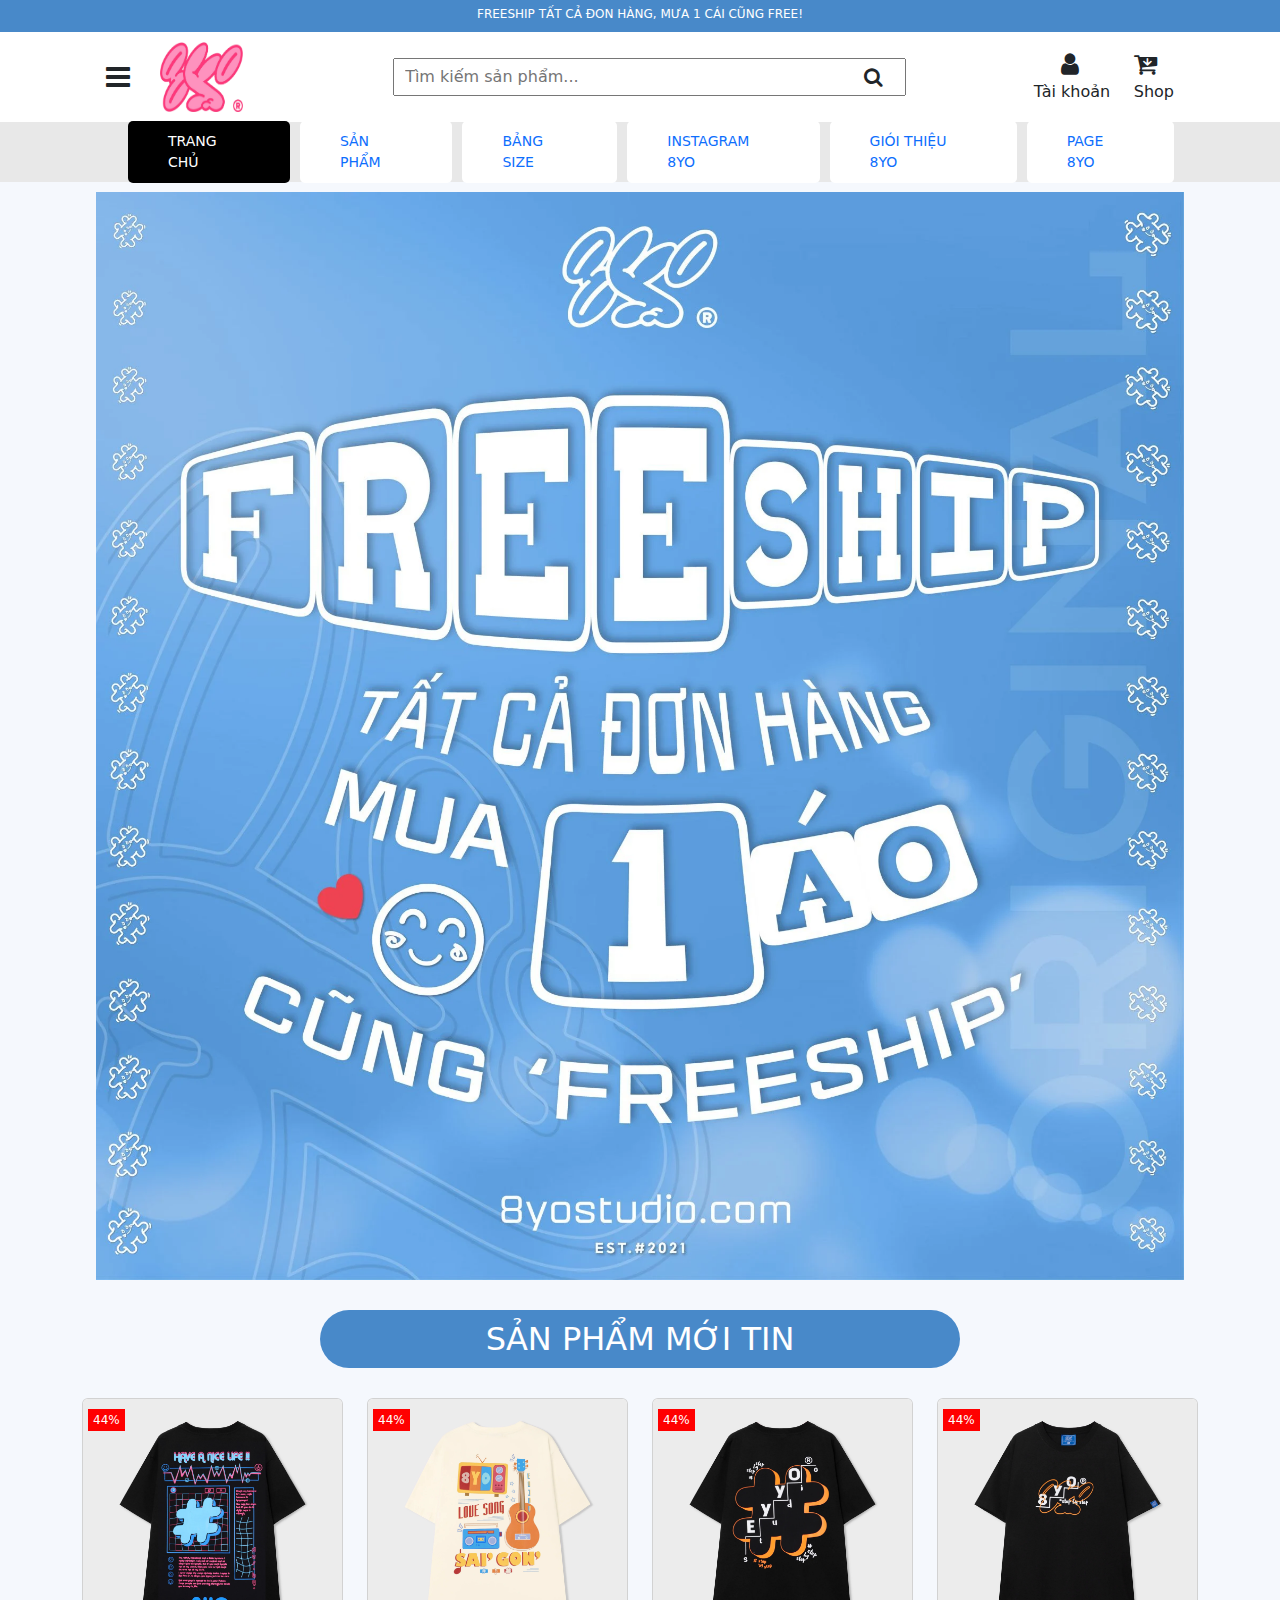
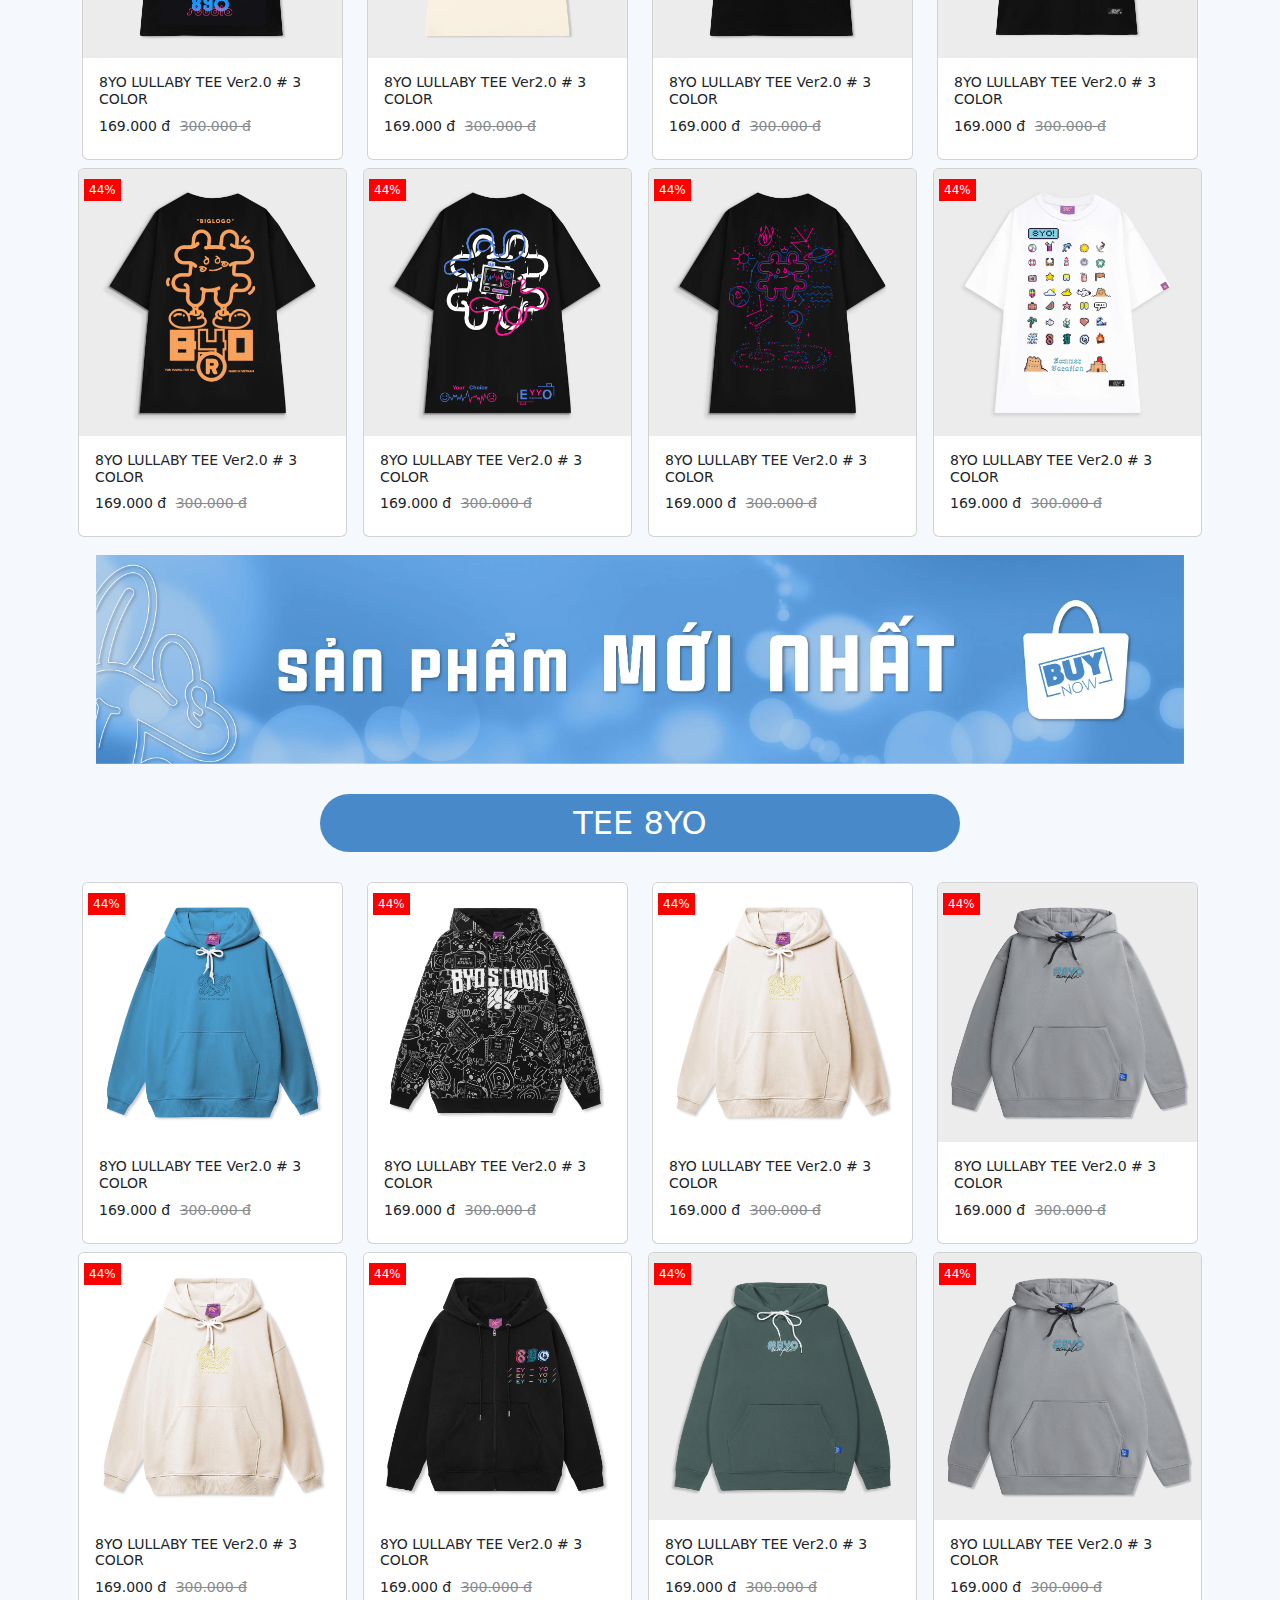
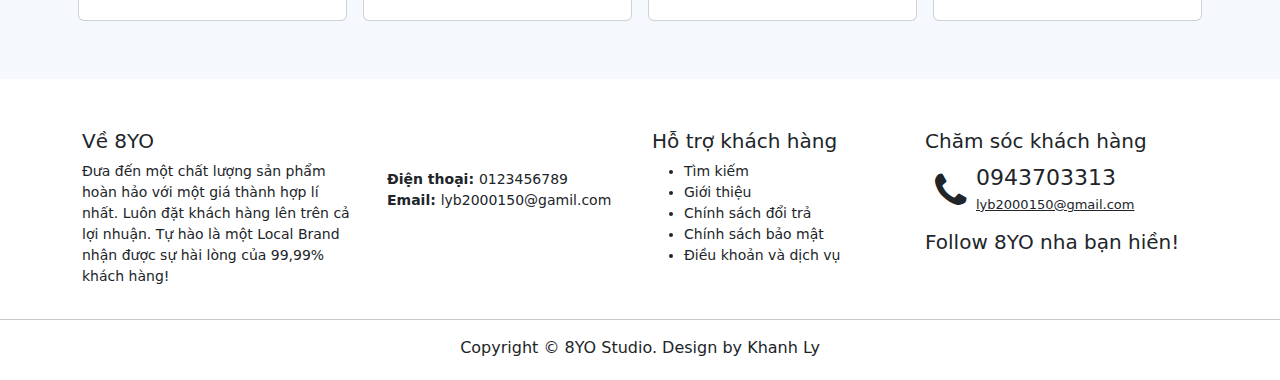
<file: Clone-8yo/index.html>
<!DOCTYPE html>
<html lang="en">
    <head>
        <meta charset="UTF-8" />
        <meta http-equiv="X-UA-Compatible" content="IE=edge" />
        <meta name="viewport" content="width=device-width, initial-scale=1.0" />
        <title>8YO Studio</title>
        <link href="https://cdn.jsdelivr.net/npm/bootstrap@5.1.3/dist/css/bootstrap.min.css" rel="stylesheet" />
        <script src="https://cdn.jsdelivr.net/npm/bootstrap@5.1.3/dist/js/bootstrap.bundle.min.js"></script>
        <link rel="stylesheet" href="source/font-awesome-4.7.0/css/font-awesome.min.css" />
        <link rel="shortcut icon" href="image/logo.webp">
        <link rel="stylesheet" href="style.css" />

    </head>
    <body>
        <header class="header">
            <div class="freeship">Freeship tất cả đon hàng, mưa 1 cái cũng free!</div>
            <div class="header-wrrap">
                <div class="header-wrrap-content">
                    <div class="wrrap-logo-menu">
                        <div class="menu"><i class="fa fa-bars"></i></div>
                        <a href="index.html"><img class="logo" src="image/logo.webp" alt="" /></a>
                    </div>
                    
                    <div class="wrrap-search">
                        <input type="text" placeholder="Tìm kiếm sản phẩm..." />
                        <i class="fa fa-search"></i>
                    </div>

                    <div class="wrrap-cart-user">
                        <div class="user">
                            <i class="fa fa-user btn-user"></i>
                            <span class="text-user">Tài khoản</span>
                        </div>
                        <div class="cart" onclick="gotoGio ()" style="cursor: pointer;">
                            <i class="fa fa-cart-arrow-down btn-cart"></i>
                            <span class="text-shop">Shop</span>
                        </div>
                        
                    </div>
                </div>
            </div>
            <div class="wrrap-navigation">
                <div class="navigation">
                    <ul>
                        <li><a class="active filter" data-filters="trangchu" href="index.html">TRANG CHỦ</a></li>
                        <li><a class="filter" data-filters="sanpham" onclick="openProduct('sp8')">SẢN PHẨM</a></li>
                        <li><a class="filter" data-filters="bangsize" href="size.html" >BẢNG SIZE</a></li>
                        <li><a id="ins" class="filter" data-filters="insta" >INSTAGRAM 8YO</a></li>
                        
                        <li><a id="gt" class="filter" data-filters="gioithieu" >GIÓI THIỆU 8YO</a></li>
                        <li><a id="page" class="filter" data-filters="page8" >PAGE 8YO</a></li>
                    </ul>
                </div>
            </div>
        </header>
        <div class="wrrap-body">
            <div class="body">
               
                <div class="model">
                    <div class="close">
                        <i class="fa fa-close"></i>
                    </div>
                    <div class="wrrap-menu">
                        <ul>
                            <li><a href="">Trang chủ</a> </li>
                            <li><a href="">Sản phẩm </a> 
                                <i class="fa fa-chevron-down close-ul"></i>
                                <ul class="ul">
                                    <li><a href="">Tee</a></li>
                                    <li><a href="">Hoodie</a></li>
                                    <li><a href="">Short</a></li>
                                    <li><a href="">Sweater</a></li>
                                    <li><a href="">Mini Bag</a></li>
                                </ul>
                            </li>
                            <li><a href="">Bảng size</a></li>
                            <li><a href="">INSTAGRAM 8YO</a></li>
                            <li><a href="">GIÓI THIỆU 8YO</a></li>
                            <li><a href="">PAGE 8YO</a></li>
                        </ul>
                    </div>
                </div>
                
                <img src="image/slide_1_img.webp" alt="" />
                <h2>SẢN PHẨM MỚI TIN</h2>
                <div class="container">
                    <div class="row">
                        <div class="col-lg-3 col-sm-6 col-6">
                            <div class="card" style="width: 100%">
                                <div class="sale">44%</div>
                                <a onclick="openProduct(`sp1`)" >
                                    <img
                                    style="width: 100%"
                                    src="image/product/26_1181703ee7254501a0eb22b333f2ccf2_master.webp"
                                    class="card-img-top"
                                    alt="..."
                                />
                                </a>
                                <div class="card-body">
                                    <h3 class="card-title" style="font-size: 14px;">8YO LULLABY TEE Ver2.0 # 3 COLOR</h>
                                    <p class="card-text">
                                        169.000 đ
                                        <span class="price-del">300.000 đ</span>
                                    </p>
                                    
                                </div>
                            </div>
                        </div>
                        <div class="col-lg-3 col-sm-6 col-6">
                            <div class="card" style="width: 100%">
                                <div class="sale">44%</div>
                                <a onclick="openProduct(`sp2`)">
                                    <img
                                        style="width: 100%"
                                        src="image/product/38_a760baf21c99437f91c82471ffb6b7fd_master.webp"
                                        class="card-img-top"
                                        alt="..."
                                    />
                                </a>
                                
                                <div class="card-body">
                                    <h3 class="card-title" style="font-size: 14px;">8YO LULLABY TEE Ver2.0 # 3 COLOR</h>
                                    <p class="card-text">
                                        169.000 đ
                                        <span class="price-del">300.000 đ</span>
                                    </p>
                                    
                                </div>
                            </div>
                        </div>
                        <div class="col-lg-3 col-sm-6 col-6">
                            <div class="card" style="width: 100%">
                                <div class="sale">44%</div>
                                <a onclick="openProduct(`sp3`)">
                                    <img
                                    style="width: 100%"
                                    src="image/product/14_f4d83bdb6db24e84a03ad7e389db78a0_master.webp"
                                    class="card-img-top"
                                    alt="..."
                                />
                                </a>
                                
                                <div class="card-body">
                                    <h3 class="card-title" style="font-size: 14px;">8YO LULLABY TEE Ver2.0 # 3 COLOR</h>
                                    <p class="card-text">
                                        169.000 đ
                                        <span class="price-del">300.000 đ</span>
                                    </p>
                                    
                                </div>
                            </div>
                        </div>
                        <div class="col-lg-3 col-sm-6 col-6">
                            <div class="card" style="width: 100%">
                                <div class="sale">44%</div>
                                <a onclick="openProduct(`sp4`)">
                                    <img
                                        style="width: 100%"
                                        src="image/product/13_b0e025e20ed2499b8ee0ff13cf84ed30_master.webp"
                                        class="card-img-top"
                                        alt="..."
                                    />
                                </a>
                                
                                <div class="card-body">
                                    <h3 class="card-title" style="font-size: 14px;">8YO LULLABY TEE Ver2.0 # 3 COLOR</h>
                                    <p class="card-text">
                                        169.000 đ
                                        <span class="price-del">300.000 đ</span>
                                    </p>
                                    
                                </div>
                            </div>
                        </div>
                        <div class="col-lg-3 col-sm-6 col-6 p-2">
                            <div class="card" style="width: 100%">
                                <div class="sale">44%</div>
                                <a onclick="openProduct(`sp5`)">
                                    <img
                                    style="width: 100%"
                                    src="image/product/8_1fb9a3beb4524aaf84e7b00e95f68d0d_master.webp"
                                    class="card-img-top"
                                    alt="..."
                                />
                                </a>
                                <div class="card-body">
                                    <h3 class="card-title" style="font-size: 14px;">8YO LULLABY TEE Ver2.0 # 3 COLOR</h>
                                    <p class="card-text">
                                        169.000 đ
                                        <span class="price-del">300.000 đ</span>
                                    </p>
                                    
                                </div>
                            </div>
                        </div>
                        <div class="col-lg-3 col-sm-6 col-6 p-2">
                            <div class="card" style="width: 100%">
                                <div class="sale">44%</div>
                                <a onclick="openProduct(`sp6`)">
                                    <img
                                        style="width: 100%"
                                        src="image/product/1__2__faa864ffecf54033a8c5cc68f614d158_master.webp"
                                        class="card-img-top"
                                        alt="..."
                                    />
                                </a>
                                
                                <div class="card-body">
                                    <h3 class="card-title" style="font-size: 14px;">8YO LULLABY TEE Ver2.0 # 3 COLOR</h>
                                    <p class="card-text">
                                        169.000 đ
                                        <span class="price-del">300.000 đ</span>
                                    </p>
                                    
                                </div>
                            </div>
                        </div>
                        <div class="col-lg-3 col-sm-6 col-6 p-2">
                            <div class="card" style="width: 100%">
                                <div class="sale">44%</div>
                                <a onclick="openProduct(`sp7`)">
                                    <img
                                    style="width: 100%"
                                    src="image/product/1_d42f4103ecb141f1ae76aff6826cba87_master.webp"
                                    class="card-img-top"
                                    alt="..."
                                />
                                </a>
                                
                                <div class="card-body">
                                    <h3 class="card-title" style="font-size: 14px;">8YO LULLABY TEE Ver2.0 # 3 COLOR</h>
                                    <p class="card-text">
                                        169.000 đ
                                        <span class="price-del">300.000 đ</span>
                                    </p>
                                    
                                </div>
                            </div>
                        </div>
                        <div class="col-lg-3 col-sm-6 col-6 p-2">
                            <div class="card" style="width: 100%">
                                <div class="sale">44%</div>
                                <a onclick="openProduct(`sp8`)">
                                    <img
                                        style="width: 100%"
                                        src="image/product/2_f23d3a7b4e8c4ba19f84d9d64ee6072b_master.webp"
                                        class="card-img-top"
                                        alt="..."
                                    />
                                </a>
                                
                                <div class="card-body">
                                    <h3 class="card-title" style="font-size: 14px;">8YO LULLABY TEE Ver2.0 # 3 COLOR</h>
                                    <p class="card-text">
                                        169.000 đ
                                        <span class="price-del">300.000 đ</span>
                                    </p>
                                    
                                </div>
                            </div>
                        </div>
                    </div>
                </div>
                <div class="new-product">
                    <img src="image/home_collection_1_image.webp" alt="">
                </div>
                <h2>TEE 8YO</h2>
                <div class="container">
                    <div class="row">
                        <div class="col-lg-3 col-sm-6 col-6">
                            <div class="card" style="width: 100%">
                                <div class="sale">44%</div>
                                <a href="">
                                    <img
                                    style="width: 100%"
                                    src="image/product/hoodie/5346c0de-9de0-4589-9f6f-41f9617dd5db_7efd33ad176643398640f28b53fb2717_master.webp"
                                    class="card-img-top"
                                    alt="..."
                                />
                                </a>
                                <div class="card-body">
                                    <h3 class="card-title" style="font-size: 14px;">8YO LULLABY TEE Ver2.0 # 3 COLOR</h>
                                    <p class="card-text">
                                        169.000 đ
                                        <span class="price-del">300.000 đ</span>
                                    </p>
                                    
                                </div>
                            </div>
                        </div>
                        <div class="col-lg-3 col-sm-6 col-6">
                            <div class="card" style="width: 100%">
                                <div class="sale">44%</div>
                                <a href="#">
                                    <img
                                        style="width: 100%"
                                        src="image/product/hoodie/6g9om7r3-1-4kbm-hinh_mat_truoc-0_08d7b14ec09d46059d10e38a7b7b8ea0_master.webp"
                                        class="card-img-top"
                                        alt="..."
                                    />
                                </a>
                                
                                <div class="card-body">
                                    <h3 class="card-title" style="font-size: 14px;">8YO LULLABY TEE Ver2.0 # 3 COLOR</h>
                                    <p class="card-text">
                                        169.000 đ
                                        <span class="price-del">300.000 đ</span>
                                    </p>
                                    
                                </div>
                            </div>
                        </div>
                        <div class="col-lg-3 col-sm-6 col-6">
                            <div class="card" style="width: 100%">
                                <div class="sale">44%</div>
                                <a href="">
                                    <img
                                    style="width: 100%"
                                    src="image/product/hoodie/8yo-mockup_hoodie_beige_1_c4a22ad7749d4a8489eb5f465c9e083f_master.webp"
                                    class="card-img-top"
                                    alt="..."
                                />
                                </a>
                                
                                <div class="card-body">
                                    <h3 class="card-title" style="font-size: 14px;">8YO LULLABY TEE Ver2.0 # 3 COLOR</h>
                                    <p class="card-text">
                                        169.000 đ
                                        <span class="price-del">300.000 đ</span>
                                    </p>
                                    
                                </div>
                            </div>
                        </div>
                        <div class="col-lg-3 col-sm-6 col-6">
                            <div class="card" style="width: 100%">
                                <div class="sale">44%</div>
                                <a href="">
                                    <img
                                        style="width: 100%"
                                        src="image/product/hoodie/z3649704799735_fef7fe7e17ebb76a7ef70464e2effe9b_4ddd4d3ceca84406a984ede63436d5a9_master.webp"
                                        class="card-img-top"
                                        alt="..."
                                    />
                                </a>
                                
                                <div class="card-body">
                                    <h3 class="card-title" style="font-size: 14px;">8YO LULLABY TEE Ver2.0 # 3 COLOR</h>
                                    <p class="card-text">
                                        169.000 đ
                                        <span class="price-del">300.000 đ</span>
                                    </p>
                                    
                                </div>
                            </div>
                        </div>
                        <div class="col-lg-3 col-sm-6 col-6 p-2">
                            <div class="card" style="width: 100%">
                                <div class="sale">44%</div>
                                <a href="">
                                    <img
                                    style="width: 100%"
                                    src="image/product/hoodie/8yo-mockup_hoodie_beige_1_c4a22ad7749d4a8489eb5f465c9e083f_master.webp"
                                    class="card-img-top"
                                    alt="..."
                                />
                                </a>
                                <div class="card-body">
                                    <h3 class="card-title" style="font-size: 14px;">8YO LULLABY TEE Ver2.0 # 3 COLOR</h>
                                    <p class="card-text">
                                        169.000 đ
                                        <span class="price-del">300.000 đ</span>
                                    </p>
                                    
                                </div>
                            </div>
                        </div>
                        <div class="col-lg-3 col-sm-6 col-6 p-2"> 
                            <div class="card" style="width: 100%">
                                <div class="sale">44%</div>
                                <a href="#">
                                    <img
                                        style="width: 100%"
                                        src="image/product/hoodie/kf54uyki-1-69cw-hinh_mat_truoc-0_ce77bd418b414f1e8e81892aa3260ea6_master.webp"
                                        class="card-img-top"
                                        alt="..."
                                    />
                                </a>
                                
                                <div class="card-body">
                                    <h3 class="card-title" style="font-size: 14px;">8YO LULLABY TEE Ver2.0 # 3 COLOR</h>
                                    <p class="card-text">
                                        169.000 đ
                                        <span class="price-del">300.000 đ</span>
                                    </p>
                                    
                                </div>
                            </div>
                        </div>
                        <div class="col-lg-3 col-sm-6 col-6 p-2">
                            <div class="card" style="width: 100%">
                                <div class="sale">44%</div>
                                <a href="">
                                    <img
                                    style="width: 100%"
                                    src="image/product/hoodie/z3651754852116_0d874c8afe0407c8bba65894ce5f1aec_91c54ce43af045bc85ff96dce4b5090a_master.webp"
                                    class="card-img-top"
                                    alt="..."
                                />
                                </a>
                                
                                <div class="card-body">
                                    <h3 class="card-title" style="font-size: 14px;">8YO LULLABY TEE Ver2.0 # 3 COLOR</h>
                                    <p class="card-text">
                                        169.000 đ
                                        <span class="price-del">300.000 đ</span>
                                    </p>
                                    
                                </div>
                            </div>
                        </div>
                        <div class="col-lg-3 col-sm-6 col-6 p-2">
                            <div class="card" style="width: 100%">
                                <div class="sale">44%</div>
                                <a href="">
                                    <img
                                        style="width: 100%"
                                        src="image/product/hoodie/z3649704799735_fef7fe7e17ebb76a7ef70464e2effe9b_4ddd4d3ceca84406a984ede63436d5a9_master.webp"
                                        class="card-img-top"
                                        alt="..."
                                    />
                                </a>
                                
                                <div class="card-body">
                                    <h3 class="card-title" style="font-size: 14px;">8YO LULLABY TEE Ver2.0 # 3 COLOR</h>
                                    <p class="card-text">
                                        169.000 đ
                                        <span class="price-del">300.000 đ</span>
                                    </p>
                                    
                                </div>
                            </div>
                        </div>
                    </div>
                </div>
            </div>
        </div>
        <footer>
            <div class="footer">
                <div class="container">
                    <div class="row">
                        <div class="col-lg-6 wrrap-footer">
                            <div class="wrrap-content-footer">
                                <h4>Về 8YO</h4>
                                <p>Đưa đến một chất lượng sản phẩm hoàn hảo với một giá thành hợp lí nhất. Luôn đặt khách hàng lên trên cả lợi nhuận. Tự hào là một Local Brand nhận được sự hài lòng của 99,99% khách hàng!</p>
                            </div>
                            <div class="wrrap-content-footer content2">
                                <ul>
                                    <li><b>Điện thoại: </b>0123456789</li>
                                    <li><b>Email: </b>lyb2000150@gamil.com</li>
                                </ul>
                            </div>
                        </div>
                        <div class="col-lg-6 wrrap-footer">
                            <div class="wrrap-content-footer">
                                <h4>Hỗ trợ khách hàng</h4>
                                <ul>
                                    <li>Tìm kiếm</li>
                                    <li>Giới thiệu</li>
                                    <li>Chính sách đổi trả</li>
                                    <li>Chính sách bảo mật</li>
                                    <li>Điều khoản và dịch vụ</li>
                                </ul>
                            </div>
                            <div class="wrrap-content-footer footer2">
                                <div class="content3">
                                    <h4>Chăm sóc khách hàng</h4>
                                </div>
                                <div class="footerInfo-hline">
                                    <div class="box-icon">
                                        <i class="fa fa-phone"></i>
                                    </div>
                                    <div class="box-content">
                                        <span>0943703313</span>
                                        <u>lyb2000150@gmail.com</u>
                                    </div>
                                   
                                </div>
                                <div class="box-follow"> <h4>Follow 8YO nha bạn hiền!</h4></div>
                            </div>
                        </div>
                    </div>
                </div>
                <hr>
                <div class="end">
                    <span>Copyright &copy;  8YO Studio. Design by Khanh Ly</span>
                </div>
            </div>
            
        </footer>

        <script src="javascript.js"></script>
    </body>
</html>
</file>
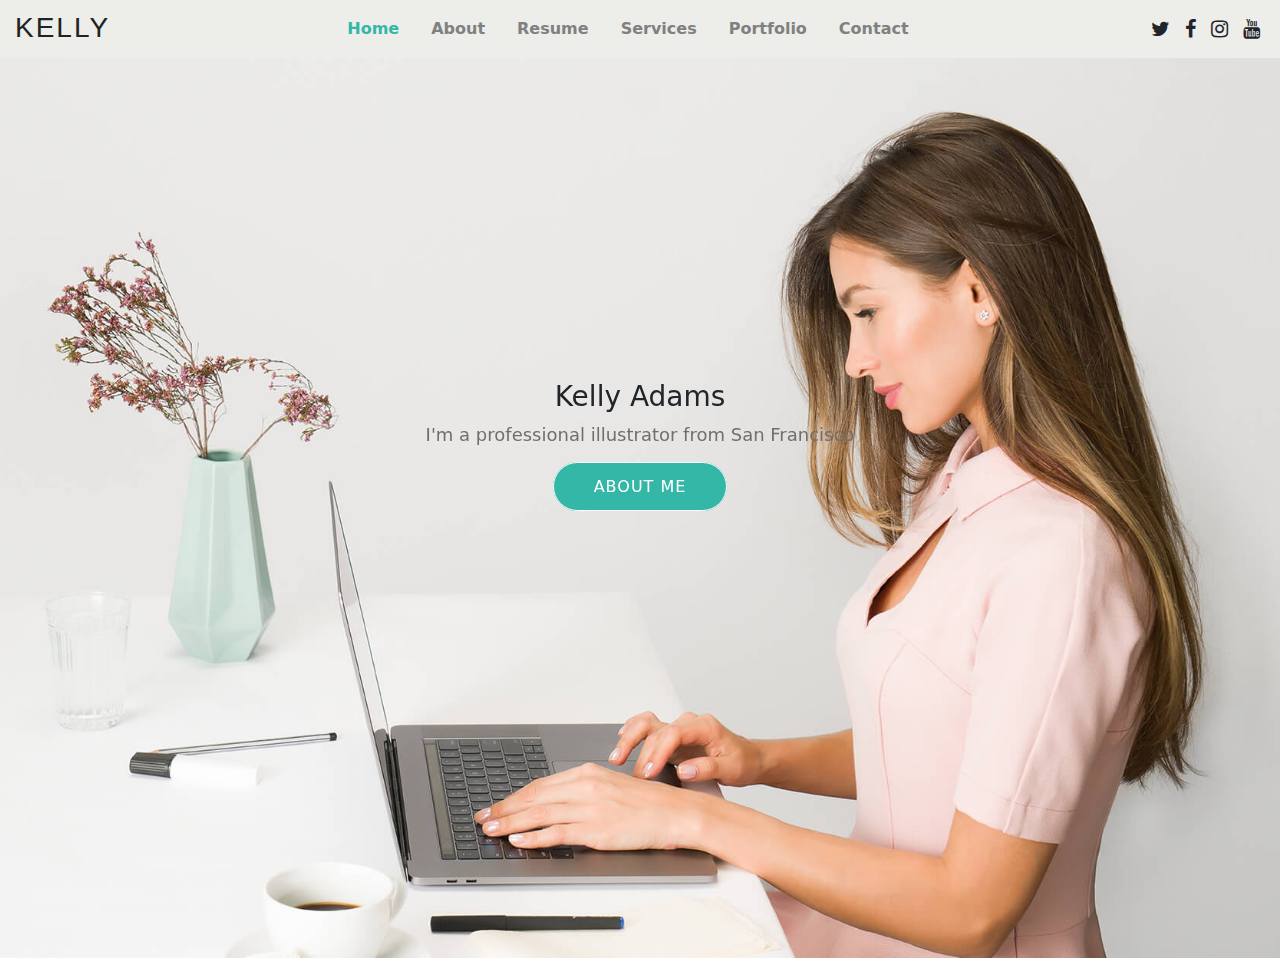
<file: Clone-web/index.html>
<!DOCTYPE html>
<html lang="en">
    <head>
        <meta charset="UTF-8" />
        <meta http-equiv="X-UA-Compatible" content="IE=edge" />
        <meta name="viewport" content="width=device-width, initial-scale=1.0" />
        <title>Document</title>
        <link href="https://cdn.jsdelivr.net/npm/bootstrap@5.1.3/dist/css/bootstrap.min.css" rel="stylesheet" />
        <script src="https://cdn.jsdelivr.net/npm/bootstrap@5.1.3/dist/js/bootstrap.bundle.min.js"></script>
        <link rel="stylesheet" href="source/font-awesome-4.7.0/css/font-awesome.min.css" />
        <link rel="stylesheet" href="style.css" />
        <script src="javascript.js"></script>
        <script>
            window.onload = () => {
                active('home');
                active('home2');
            };
        </script>
    </head>
    <body>
        <div class="container-fluid">
            <header class="header">
                <div class="logo">
                    <a href="">KELLY</a>
                </div>
                <div class="navigation">
                    <ul class="nav justify-content-center">
                        <li class="nav-item">
                            <a class="nav-link" onclick="active('home')" id="home" href="index.html">Home</a>
                        </li>
                        <li class="nav-item">
                            <a class="nav-link" onclick="active('about')" id="about" href="about.html">About</a>
                        </li>
                        <li class="nav-item">
                            <a class="nav-link" onclick="active('resume')" id="resume" href="Resume.html">Resume</a>
                        </li>
                        <li class="nav-item">
                            <a class="nav-link" onclick="active('services')" id="services" href="Services.html"
                                >Services</a
                            >
                        </li>
                        <li class="nav-item">
                            <a class="nav-link" onclick="active('portfolio')" id="portfolio" href="portfolio.html"
                                >Portfolio</a
                            >
                        </li>
                        <li class="nav-item">
                            <a class="nav-link" onclick="active('contact')" id="contact" href="contact.html"">Contact</a>
                        </li>
                    </ul>
                </div>
                <div class="action">
                    <i class="fa fa-twitter"></i>
                    <i class="fa fa-facebook"></i>
                    <i class="fa fa-instagram"></i>
                    <i class="fa fa-youtube"></i>
                    <i class="fa fa-bars" onclick="openModel()"></i>
                </div>
            </header>
            <main class="content">
                <!-- <img src="imges/hero-bg.jpg" alt="" /> -->
            </main>

            <div class="model">
                <div class="container-fluid cmodel">
                    <h1>Kelly Adams</h1>
                    <h2>I'm a professional illustrator from San Francisco</h2>
                    <a href="about.html" class="btn-about">ABOUT ME</a>
                </div>
            </div>
            <div class="model1">
               
                <div class="close" onclick="closeModel()">X</div>
                
            
                <div class="bubble">
                    <ul class="nav justify-content-center">
                        <li class="nav-item">
                            <a class="nav-link" id="home2" href="index.html">Home</a>
                        </li>
                        <li class="nav-item">
                            <a class="nav-link" href="about.html">About</a>
                        </li>
                        <li class="nav-item">
                            <a class="nav-link" href="Resume.html">Resume</a>
                        </li>
                        <li class="nav-item">
                            <a class="nav-link" href="Services.html">Services</a>
                        </li>
                        <li class="nav-item">
                            <a class="nav-link" href="portfolio.html">Portfolio</a>
                        </li>
                        <li class="nav-item">
                            <a class="nav-link" href="contact.html">Contact</a>
                        </li>
                    </ul>
                </div>
            </div>
        </div>
    </body>
</html>
</file>
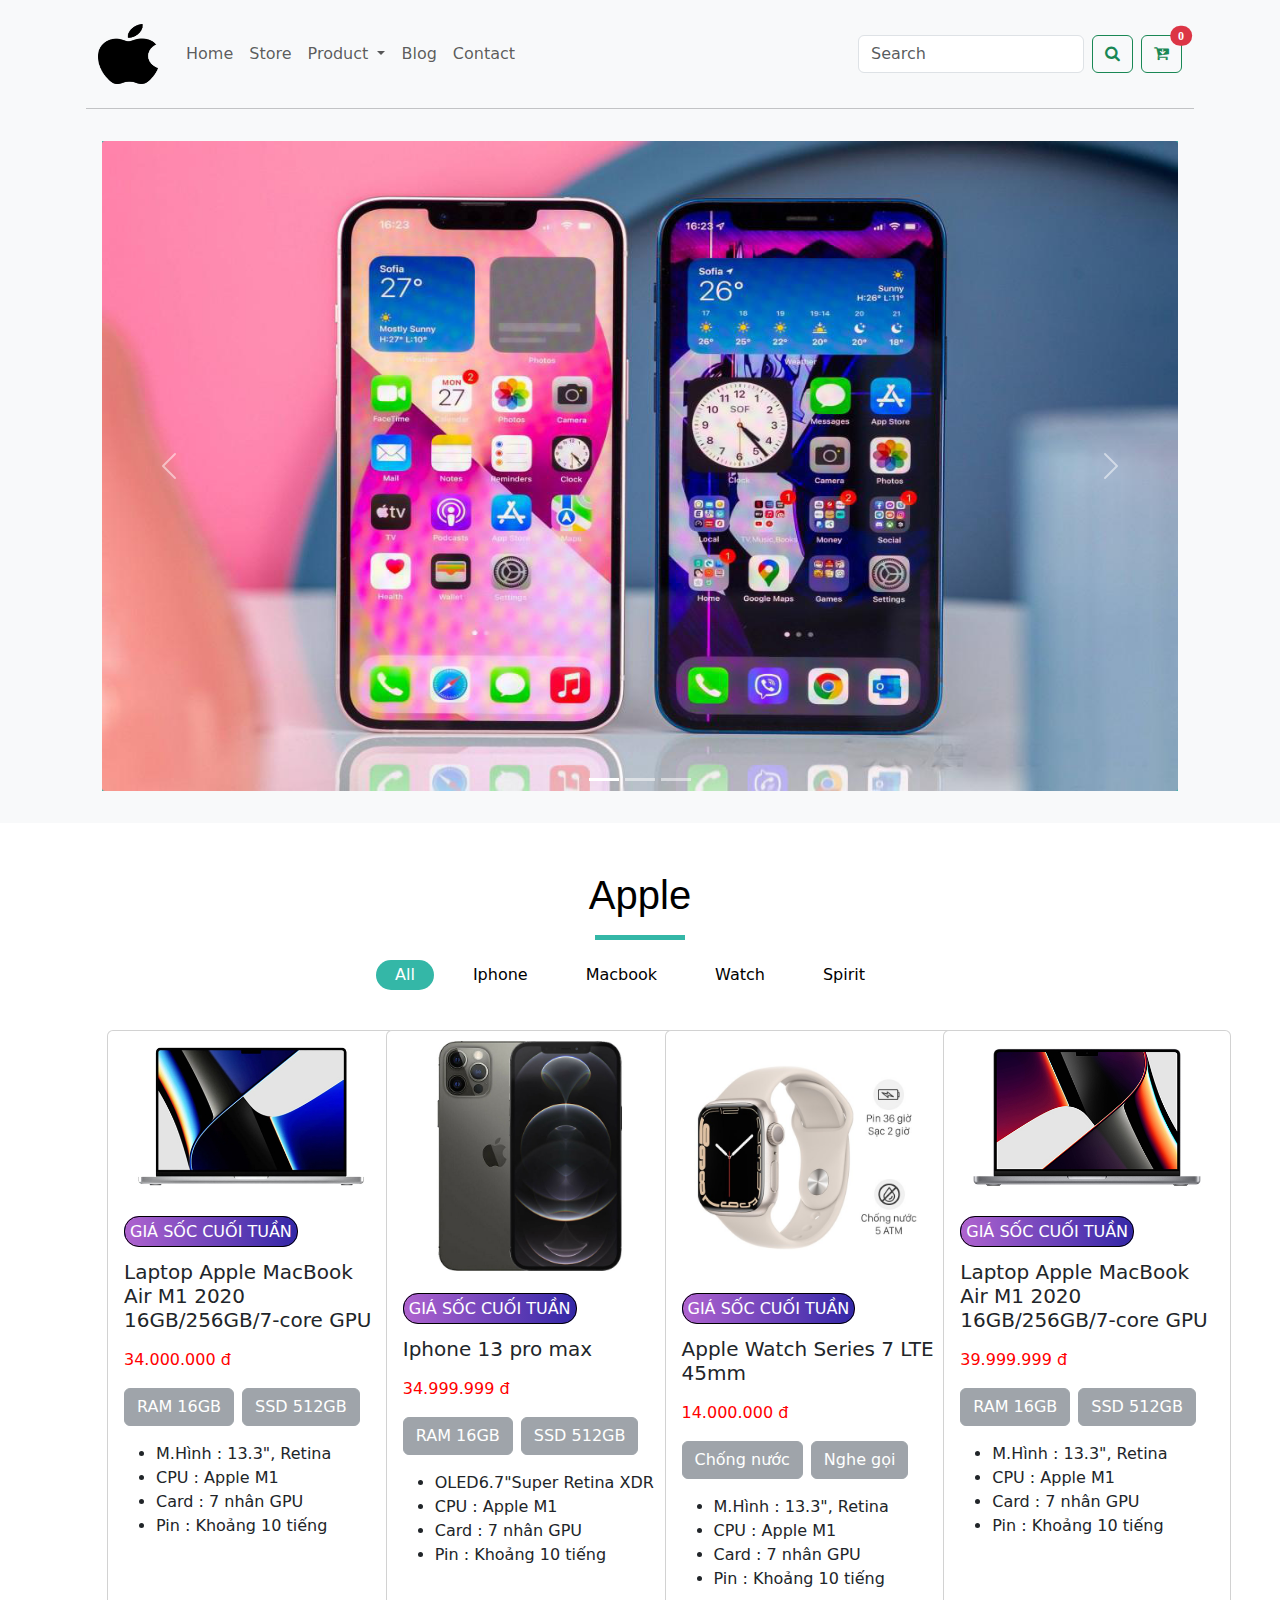
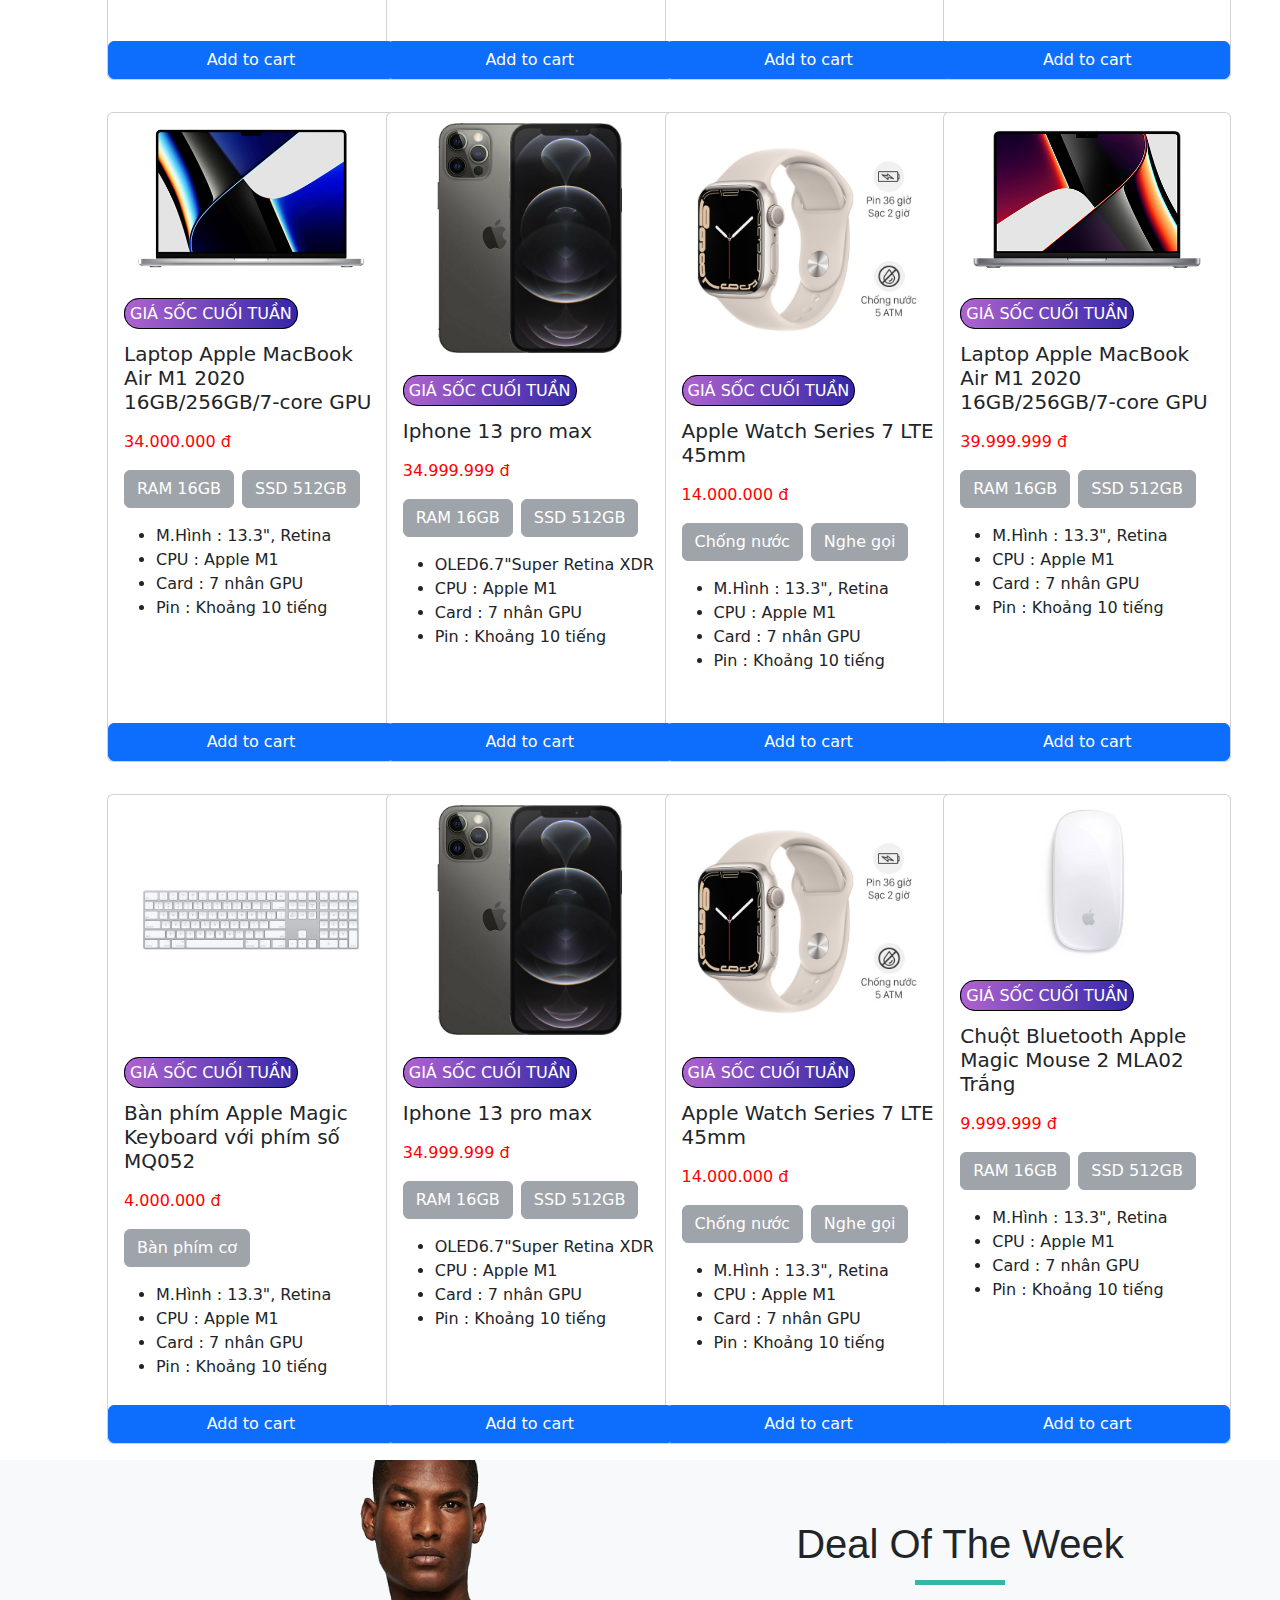
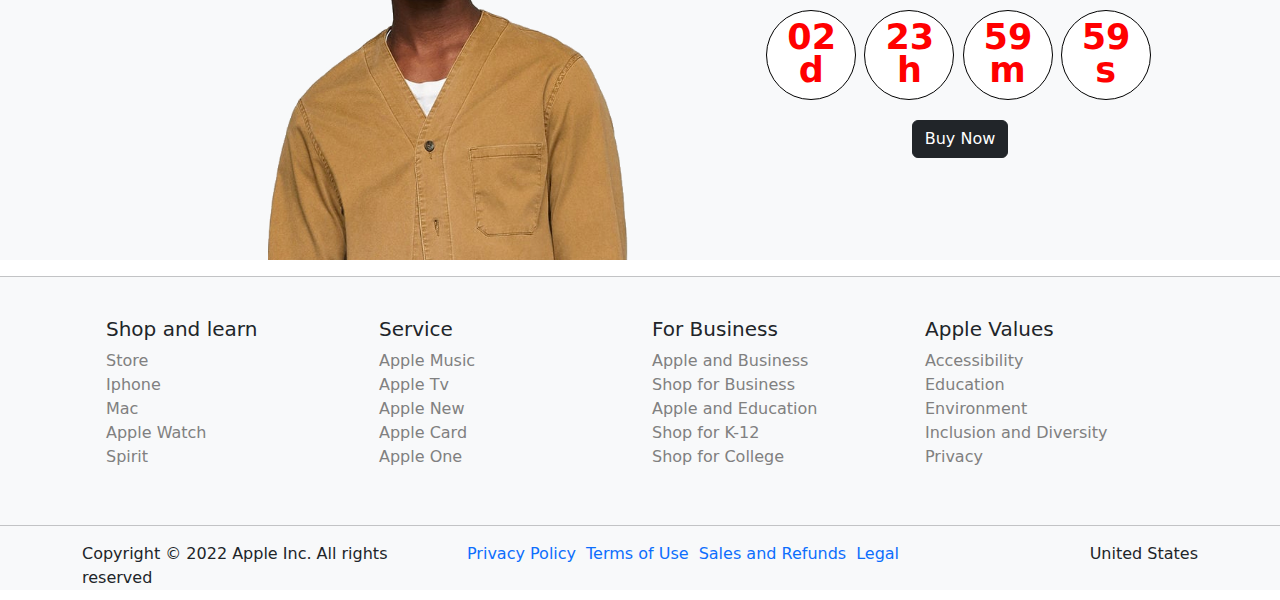
<file: Project apple/index.html>
<!DOCTYPE html>
<html lang="en">
    <head>
        <meta charset="UTF-8" />
        <meta http-equiv="X-UA-Compatible" content="IE=edge" />
        <meta name="viewport" content="width=device-width, initial-scale=1.0" />
        <title>Apple</title>
        <link href="https://cdn.jsdelivr.net/npm/bootstrap@5.1.3/dist/css/bootstrap.min.css" rel="stylesheet" />
        <script src="https://cdn.jsdelivr.net/npm/bootstrap@5.1.3/dist/js/bootstrap.bundle.min.js"></script>
        <link rel="stylesheet" href="style.css" />
        <link rel="stylesheet" href="source/font-awesome-4.7.0/css/font-awesome.min.css" />
        <link rel="icon" href="image/Apple_logo_black.svg.png" />
    </head>
    <body>
        <header class="header bg-light">
            <div class="container p-3">
                <nav class="navbar navbar-expand-lg navbar-light bg-light">
                    <!-- <a class="navbar-brand d-flex" href="#"><h1>Apple</h1></a> -->
                    <div class="container-fluid">
                        <a href="index.html"><img class="logo" src="image/Apple_logo_black.svg.png" alt="" /></a>
                        <button
                            class="navbar-toggler"
                            type="button"
                            data-bs-toggle="collapse"
                            data-bs-target="#navbarSupportedContent"
                            aria-controls="navbarSupportedContent"
                            aria-expanded="false"
                            aria-label="Toggle navigation"
                        >
                            <span class="navbar-toggler-icon"></span>
                        </button>
                        <div class="collapse navbar-collapse nav-mid" id="navbarSupportedContent">
                            <ul class="navbar-nav me-auto mb-2 mb-lg-0">
                                <li class="nav-item">
                                    <a class="nav-link" aria-current="page" href="index.html">Home</a>
                                </li>
                                <li class="nav-item">
                                    <a class="nav-link" href="#">Store</a>
                                </li>
                                <li class="nav-item dropdown">
                                    <a
                                        class="nav-link dropdown-toggle"
                                        href="#"
                                        id="navbarDropdown"
                                        role="button"
                                        data-bs-toggle="dropdown"
                                        aria-expanded="false"
                                    >
                                        Product
                                    </a>
                                    <ul class="dropdown-menu" aria-labelledby="navbarDropdown">
                                        <li><a class="dropdown-item" href="#">Iphone</a></li>
                                        <li><a class="dropdown-item" href="#">Macbook</a></li>
                                        <li><a class="dropdown-item" href="#">Watch</a></li>
                                        <li><a class="dropdown-item" href="#">Spirit</a></li>
                                    </ul>
                                </li>
                                <li class="nav-item">
                                    <a class="nav-link" href="#" tabindex="-1" aria-disabled="true">Blog</a>
                                </li>
                                <li class="nav-item">
                                    <a class="nav-link" href="#" tabindex="-1" aria-disabled="true">Contact</a>
                                </li>
                            </ul>
                            <div class="d-flex">
                                <input
                                    class="form-control me-2"
                                   
                                    placeholder="Search"
                                    aria-label="Search"
                                />
                                <button class="btn btn-outline-success me-2 search">
                                    <i class="fa fa-search" aria-hidden="true"></i>
                                </button>
                                <button
                                    class="btn btn-outline-success position-relative"
                                    type="button"
                                    onclick="openCart()"
                                >
                                    <i class="fa fa-cart-arrow-down">
                                        <span
                                            class="position-absolute top-0 start-100 translate-middle badge rounded-pill bg-danger"
                                            id="count-badge"
                                        >
                                            <script>
                                                let countbadge = document.getElementById('count-badge');
                                                console.log(window.localStorage.length);
                                                countbadge.innerHTML = window.localStorage.length;
                                            </script>
                                            <span class="visually-hidden">unread messages</span>
                                        </span>
                                    </i>
                                </button>
                            </div>
                        </div>
                    </div>
                </nav>
                <hr />
                <div id="carouselExampleIndicators" class="carousel slide p-3" data-bs-ride="carousel">
                    <div class="carousel-indicators">
                        <button
                            type="button"
                            data-bs-target="#carouselExampleIndicators"
                            data-bs-slide-to="0"
                            class="active"
                            aria-current="true"
                            aria-label="Slide 1"
                        ></button>
                        <button
                            type="button"
                            data-bs-target="#carouselExampleIndicators"
                            data-bs-slide-to="1"
                            aria-label="Slide 2"
                        ></button>
                        <button
                            type="button"
                            data-bs-target="#carouselExampleIndicators"
                            data-bs-slide-to="2"
                            aria-label="Slide 3"
                        ></button>
                    </div>
                    <div class="carousel-inner">
                        <div class="carousel-item active">
                            <img
                                src="image/photo-1-1633405588930597265841.jpg"
                                style="border-radius: 3px"
                                class="d-block img-carousel"
                                alt="..."
                            />
                        </div>
                        <div class="carousel-item">
                            <img
                                src="image/miwatch-Applewatch-vnexpress-DSC02077-1573812155.jpg"
                                style="border-radius: 3px"
                                class="d-block w-100 img-carousel"
                                alt="..."
                            />
                        </div>
                        <div class="carousel-item">
                            <img
                                src="image/44-1.jpg"
                                style="border-radius: 3px"
                                class="d-block w-100 img-carousel"
                                alt="..."
                            />
                        </div>
                    </div>
                    <button
                        class="carousel-control-prev"
                        type="button"
                        data-bs-target="#carouselExampleIndicators"
                        data-bs-slide="prev"
                    >
                        <span class="carousel-control-prev-icon" aria-hidden="true"></span>
                        <span class="visually-hidden">Previous</span>
                    </button>
                    <button
                        class="carousel-control-next"
                        type="button"
                        data-bs-target="#carouselExampleIndicators"
                        data-bs-slide="next"
                    >
                        <span class="carousel-control-next-icon" aria-hidden="true"></span>
                        <span class="visually-hidden">Next</span>
                    </button>
                </div>
            </div>
        </header>
        <main class="main">
            <div class="container">
                <div class="row p-4">
                    <div class="col-12">
                        <a href="index.html" class="a-logo p-3"><h1>Apple</h1></a>
                        <div class="gach"></div>
                        <nav class="nav justify-content-center nav-main">
                            <a class="nav-link a-hover active" data-filter="all" id="all">All</a>
                            <a class="nav-link a-hover" data-filter="iphone" id="iphone">Iphone</a>
                            <a class="nav-link a-hover" data-filter="macbook" id="macbook">Macbook</a>
                            <a class="nav-link a-hover" data-filter="watch" id="watch">Watch</a>
                            <a class="nav-link a-hover" data-filter="spirit" id="spirit">Spirit</a>
                        </nav>
                    </div>
                </div>

                <div class="row content">
                    <div class="col-sm-3 col-sm-6 col-md-6 col-lg-6 col-xl-3 my-3 element_pd" data-item="macbook">
                        <div class="card hover-khung" id="card1" style="width: 18rem; height: 650px">
                            <a href="product.html"
                                ><img
                                    src="image/product/apple-macbook-pro-16-m1-pro-2021-10-core-cpu-600x600.jpg"
                                    style="
                                        width: 250px;
                                        display: block;
                                        margin-left: auto;
                                        margin-right: auto;
                                        padding: 10px;
                                    "
                                    class="card-img-top img-hover"
                                    alt="..."
                            /></a>
                            <div class="card-body">
                                <span
                                    style="
                                        border: 1px solid black;
                                        border-radius: 15px;
                                        padding: 5px;
                                        background: linear-gradient(to right, #af63cf, #3327a7);
                                        color: white;
                                    "
                                    >GIÁ SỐC CUỐI TUẦN</span
                                >
                                <h5 class="card-title my-3">Laptop Apple MacBook Air M1 2020 16GB/256GB/7-core GPU</h5>
                                <span class="price">34.000.000 đ</span><br />
                                <button type="button" class="btn btn-secondary me-2 my-3 disabled">RAM 16GB</button
                                ><button type="button" class="btn btn-secondary disabled">SSD 512GB</button>
                                <ul>
                                    <li>M.Hình : 13.3", Retina</li>
                                    <li>CPU : Apple M1</li>
                                    <li>Card : 7 nhân GPU</li>
                                    <li>Pin : Khoảng 10 tiếng</li>
                                </ul>
                                <button
                                    class="btn btn-primary position-absolute fixed-bottom"
                                    id="sp1"
                                    onclick="addCart('sp1')"
                                >
                                    Add to cart
                                </button>
                            </div>
                        </div>
                    </div>

                    <div class="col-sm-3 col-md-6 col-lg-6 col-xl-3 my-3 element_pd" data-item="iphone">
                        <div class="card hover-khung" style="width: 18rem; height: 650px">
                            <a href="product.html"
                                ><img
                                    src="image/product/iphone-12-pro-max-xam-new-600x600-600x600.jpg"
                                    style="
                                        width: 250px;
                                        display: block;
                                        margin-left: auto;
                                        margin-right: auto;
                                        padding: 10px;
                                    "
                                    class="card-img-top img-hover"
                                    alt="..."
                            /></a>
                            <div class="card-body">
                                <span
                                    style="
                                        border: 1px solid black;
                                        border-radius: 15px;
                                        padding: 5px;
                                        background: linear-gradient(to right, #af63cf, #3327a7);
                                        color: white;
                                    "
                                    >GIÁ SỐC CUỐI TUẦN</span
                                >
                                <h5 class="card-title my-3">Iphone 13 pro max</h5>
                                <span class="price">34.999.999 đ</span><br />
                                <button type="button" class="btn btn-secondary me-2 my-3 disabled">RAM 16GB</button
                                ><button type="button" class="btn btn-secondary disabled">SSD 512GB</button>
                                <ul>
                                    <li>OLED6.7"Super Retina XDR</li>
                                    <li>CPU : Apple M1</li>
                                    <li>Card : 7 nhân GPU</li>
                                    <li>Pin : Khoảng 10 tiếng</li>
                                </ul>
                                <button
                                    class="btn btn-primary position-absolute fixed-bottom"
                                    id="sp2"
                                    onclick="addCart('sp2')"
                                >
                                    Add to cart
                                </button>
                            </div>
                        </div>
                    </div>

                    <div class="col-sm-3 col-sm-6 col-md-6 col-lg-6 col-xl-3 my-3 element_pd" data-item="watch">
                        <div class="card hover-khung" style="width: 18rem; height: 650px">
                            <a href=""
                                ><img
                                    src="image/product/apple-watch-s7-gps-41mm-vang-thumb-1-2-660x600.jpg"
                                    style="
                                        width: 250px;
                                        display: block;
                                        margin-left: auto;
                                        margin-right: auto;
                                        padding: 10px;
                                    "
                                    class="card-img-top img-hover"
                                    alt="..."
                            /></a>
                            <div class="card-body">
                                <span
                                    style="
                                        border: 1px solid black;
                                        border-radius: 15px;
                                        padding: 5px;
                                        background: linear-gradient(to right, #af63cf, #3327a7);
                                        color: white;
                                    "
                                    >GIÁ SỐC CUỐI TUẦN</span
                                >
                                <h5 class="card-title my-3">Apple Watch Series 7 LTE 45mm</h5>
                                <span class="price">14.000.000 đ</span><br />
                                <button type="button" class="btn btn-secondary me-2 my-3 disabled">Chống nước</button
                                ><button type="button" class="btn btn-secondary disabled">Nghe gọi</button>
                                <ul>
                                    <li>M.Hình : 13.3", Retina</li>
                                    <li>CPU : Apple M1</li>
                                    <li>Card : 7 nhân GPU</li>
                                    <li>Pin : Khoảng 10 tiếng</li>
                                </ul>
                                <button
                                    class="btn btn-primary position-absolute fixed-bottom"
                                    id="sp3"
                                    onclick="addCart('sp3')"
                                >
                                    Add to cart
                                </button>
                            </div>
                        </div>
                    </div>

                    <div class="col-sm-3 col-sm-6 col-md-6 col-lg-6 col-xl-3 my-3 element_pd" data-item="macbook">
                        <div class="card hover-khung" style="width: 18rem; height: 650px">
                            <a href=""
                                ><img
                                    src="image/product/apple-macbook-pro-14-m1-pro-2021-600x600.jpg"
                                    style="
                                        width: 250px;
                                        display: block;
                                        margin-left: auto;
                                        margin-right: auto;
                                        padding: 10px;
                                    "
                                    class="card-img-top img-hover"
                                    alt="..."
                            /></a>
                            <div class="card-body">
                                <span
                                    style="
                                        border: 1px solid black;
                                        border-radius: 15px;
                                        padding: 5px;
                                        background: linear-gradient(to right, #af63cf, #3327a7);
                                        color: white;
                                    "
                                    >GIÁ SỐC CUỐI TUẦN</span
                                >
                                <h5 class="card-title my-3">Laptop Apple MacBook Air M1 2020 16GB/256GB/7-core GPU</h5>
                                <span class="price">39.999.999 đ</span><br />
                                <button type="button" class="btn btn-secondary me-2 my-3 disabled">RAM 16GB</button
                                ><button type="button" class="btn btn-secondary disabled">SSD 512GB</button>
                                <ul>
                                    <li>M.Hình : 13.3", Retina</li>
                                    <li>CPU : Apple M1</li>
                                    <li>Card : 7 nhân GPU</li>
                                    <li>Pin : Khoảng 10 tiếng</li>
                                </ul>
                                <button
                                    class="btn btn-primary position-absolute fixed-bottom"
                                    id="sp4"
                                    onclick="addCart('sp4')"
                                >
                                    Add to cart
                                </button>
                            </div>
                        </div>
                    </div>

                    <div class="col-sm-3 col-sm-6 col-md-6 col-lg-6 col-xl-3 my-3 element_pd" data-item="macbook">
                        <div class="card hover-khung" style="width: 18rem; height: 650px">
                            <a href=""
                                ><img
                                    src="image/product/apple-macbook-pro-16-m1-pro-2021-10-core-cpu-600x600.jpg"
                                    style="
                                        width: 250px;
                                        display: block;
                                        margin-left: auto;
                                        margin-right: auto;
                                        padding: 10px;
                                    "
                                    class="card-img-top img-hover"
                                    alt="..."
                            /></a>
                            <div class="card-body">
                                <span
                                    style="
                                        border: 1px solid black;
                                        border-radius: 15px;
                                        padding: 5px;
                                        background: linear-gradient(to right, #af63cf, #3327a7);
                                        color: white;
                                    "
                                    >GIÁ SỐC CUỐI TUẦN</span
                                >
                                <h5 class="card-title my-3">Laptop Apple MacBook Air M1 2020 16GB/256GB/7-core GPU</h5>
                                <span class="price">34.000.000 đ</span><br />
                                <button type="button" class="btn btn-secondary me-2 my-3 disabled">RAM 16GB</button
                                ><button type="button" class="btn btn-secondary disabled">SSD 512GB</button>
                                <ul>
                                    <li>M.Hình : 13.3", Retina</li>
                                    <li>CPU : Apple M1</li>
                                    <li>Card : 7 nhân GPU</li>
                                    <li>Pin : Khoảng 10 tiếng</li>
                                </ul>
                                <button class="btn btn-primary position-absolute fixed-bottom">Add to cart</button>
                            </div>
                        </div>
                    </div>

                    <div class="col-sm-3 col-sm-6 col-md-6 col-lg-6 col-xl-3 my-3 element_pd" data-item="iphone">
                        <div class="card hover-khung" style="width: 18rem; height: 650px">
                            <a href=""
                                ><img
                                    src="image/product/iphone-12-pro-max-xam-new-600x600-600x600.jpg"
                                    style="
                                        width: 250px;
                                        display: block;
                                        margin-left: auto;
                                        margin-right: auto;
                                        padding: 10px;
                                    "
                                    class="card-img-top img-hover"
                                    alt="..."
                            /></a>
                            <div class="card-body">
                                <span
                                    style="
                                        border: 1px solid black;
                                        border-radius: 15px;
                                        padding: 5px;
                                        background: linear-gradient(to right, #af63cf, #3327a7);
                                        color: white;
                                    "
                                    >GIÁ SỐC CUỐI TUẦN</span
                                >
                                <h5 class="card-title my-3">Iphone 13 pro max</h5>
                                <span class="price">34.999.999 đ</span><br />
                                <button type="button" class="btn btn-secondary me-2 my-3 disabled">RAM 16GB</button
                                ><button type="button" class="btn btn-secondary disabled">SSD 512GB</button>
                                <ul>
                                    <li>OLED6.7"Super Retina XDR</li>
                                    <li>CPU : Apple M1</li>
                                    <li>Card : 7 nhân GPU</li>
                                    <li>Pin : Khoảng 10 tiếng</li>
                                </ul>
                                <button class="btn btn-primary position-absolute fixed-bottom">Add to cart</button>
                            </div>
                        </div>
                    </div>

                    <div class="col-sm-3 col-sm-6 col-md-6 col-lg-6 col-xl-3 my-3 element_pd" data-item="watch">
                        <div class="card hover-khung" style="width: 18rem; height: 650px">
                            <a href=""
                                ><img
                                    src="image/product/apple-watch-s7-gps-41mm-vang-thumb-1-2-660x600.jpg"
                                    style="
                                        width: 250px;
                                        display: block;
                                        margin-left: auto;
                                        margin-right: auto;
                                        padding: 10px;
                                    "
                                    class="card-img-top img-hover"
                                    alt="..."
                            /></a>
                            <div class="card-body">
                                <span
                                    style="
                                        border: 1px solid black;
                                        border-radius: 15px;
                                        padding: 5px;
                                        background: linear-gradient(to right, #af63cf, #3327a7);
                                        color: white;
                                    "
                                    >GIÁ SỐC CUỐI TUẦN</span
                                >
                                <h5 class="card-title my-3">Apple Watch Series 7 LTE 45mm</h5>
                                <span class="price">14.000.000 đ</span><br />
                                <button type="button" class="btn btn-secondary me-2 my-3 disabled">Chống nước</button
                                ><button type="button" class="btn btn-secondary disabled">Nghe gọi</button>
                                <ul>
                                    <li>M.Hình : 13.3", Retina</li>
                                    <li>CPU : Apple M1</li>
                                    <li>Card : 7 nhân GPU</li>
                                    <li>Pin : Khoảng 10 tiếng</li>
                                </ul>
                                <button class="btn btn-primary position-absolute fixed-bottom">Add to cart</button>
                            </div>
                        </div>
                    </div>

                    <div class="col-sm-3 col-sm-6 col-md-6 col-lg-6 col-xl-3 my-3 element_pd" data-item="macbook">
                        <div class="card hover-khung" style="width: 18rem; height: 650px">
                            <a href=""
                                ><img
                                    src="image/product/apple-macbook-pro-14-m1-pro-2021-600x600.jpg"
                                    style="
                                        width: 250px;
                                        display: block;
                                        margin-left: auto;
                                        margin-right: auto;
                                        padding: 10px;
                                    "
                                    class="card-img-top img-hover"
                                    alt="..."
                            /></a>
                            <div class="card-body">
                                <span
                                    style="
                                        border: 1px solid black;
                                        border-radius: 15px;
                                        padding: 5px;
                                        background: linear-gradient(to right, #af63cf, #3327a7);
                                        color: white;
                                    "
                                    >GIÁ SỐC CUỐI TUẦN</span
                                >
                                <h5 class="card-title my-3">Laptop Apple MacBook Air M1 2020 16GB/256GB/7-core GPU</h5>
                                <span class="price">39.999.999 đ</span><br />
                                <button type="button" class="btn btn-secondary me-2 my-3 disabled">RAM 16GB</button
                                ><button type="button" class="btn btn-secondary disabled">SSD 512GB</button>
                                <ul>
                                    <li>M.Hình : 13.3", Retina</li>
                                    <li>CPU : Apple M1</li>
                                    <li>Card : 7 nhân GPU</li>
                                    <li>Pin : Khoảng 10 tiếng</li>
                                </ul>
                                <button class="btn btn-primary position-absolute fixed-bottom">Add to cart</button>
                            </div>
                        </div>
                    </div>

                    <div class="col-sm-3 col-sm-6 col-md-6 col-lg-6 col-xl-3 my-3 element_pd" data-item="spirit">
                        <div class="card hover-khung" style="width: 18rem; height: 650px">
                            <a href=""
                                ><img
                                    src="image/product/magic-keyboard-voi-phim-so-thumb-600x600.jpg"
                                    style="
                                        width: 250px;
                                        display: block;
                                        margin-left: auto;
                                        margin-right: auto;
                                        padding: 10px;
                                    "
                                    class="card-img-top img-hover"
                                    alt="..."
                            /></a>
                            <div class="card-body">
                                <span
                                    style="
                                        border: 1px solid black;
                                        border-radius: 15px;
                                        padding: 5px;
                                        background: linear-gradient(to right, #af63cf, #3327a7);
                                        color: white;
                                    "
                                    >GIÁ SỐC CUỐI TUẦN</span
                                >
                                <h5 class="card-title my-3">Bàn phím Apple Magic Keyboard với phím số MQ052</h5>
                                <span class="price">4.000.000 đ</span><br />
                                <button type="button" class="btn btn-secondary me-2 my-3 disabled">Bàn phím cơ</button>
                                <ul>
                                    <li>M.Hình : 13.3", Retina</li>
                                    <li>CPU : Apple M1</li>
                                    <li>Card : 7 nhân GPU</li>
                                    <li>Pin : Khoảng 10 tiếng</li>
                                </ul>
                                <button class="btn btn-primary position-absolute fixed-bottom">Add to cart</button>
                            </div>
                        </div>
                    </div>

                    <div class="col-sm-3 col-sm-6 col-md-6 col-lg-6 col-xl-3 my-3 element_pd" data-item="iphone">
                        <div class="card hover-khung" style="width: 18rem; height: 650px">
                            <a href=""
                                ><img
                                    src="image/product/iphone-12-pro-max-xam-new-600x600-600x600.jpg"
                                    style="
                                        width: 250px;
                                        display: block;
                                        margin-left: auto;
                                        margin-right: auto;
                                        padding: 10px;
                                    "
                                    class="card-img-top img-hover"
                                    alt="..."
                            /></a>
                            <div class="card-body">
                                <span
                                    style="
                                        border: 1px solid black;
                                        border-radius: 15px;
                                        padding: 5px;
                                        background: linear-gradient(to right, #af63cf, #3327a7);
                                        color: white;
                                    "
                                    >GIÁ SỐC CUỐI TUẦN</span
                                >
                                <h5 class="card-title my-3">Iphone 13 pro max</h5>
                                <span class="price">34.999.999 đ</span><br />
                                <button type="button" class="btn btn-secondary me-2 my-3 disabled">RAM 16GB</button
                                ><button type="button" class="btn btn-secondary disabled">SSD 512GB</button>
                                <ul>
                                    <li>OLED6.7"Super Retina XDR</li>
                                    <li>CPU : Apple M1</li>
                                    <li>Card : 7 nhân GPU</li>
                                    <li>Pin : Khoảng 10 tiếng</li>
                                </ul>
                                <button class="btn btn-primary position-absolute fixed-bottom">Add to cart</button>
                            </div>
                        </div>
                    </div>

                    <div class="col-sm-3 col-sm-6 col-md-6 col-lg-6 col-xl-3 my-3 element_pd" data-item="watch">
                        <div class="card hover-khung" style="width: 18rem; height: 650px">
                            <a href=""
                                ><img
                                    src="image/product/apple-watch-s7-gps-41mm-vang-thumb-1-2-660x600.jpg"
                                    style="
                                        width: 250px;
                                        display: block;
                                        margin-left: auto;
                                        margin-right: auto;
                                        padding: 10px;
                                    "
                                    class="card-img-top img-hover"
                                    alt="..."
                            /></a>
                            <div class="card-body">
                                <span
                                    style="
                                        border: 1px solid black;
                                        border-radius: 15px;
                                        padding: 5px;
                                        background: linear-gradient(to right, #af63cf, #3327a7);
                                        color: white;
                                    "
                                    >GIÁ SỐC CUỐI TUẦN</span
                                >
                                <h5 class="card-title my-3">Apple Watch Series 7 LTE 45mm</h5>
                                <span class="price">14.000.000 đ</span><br />
                                <button type="button" class="btn btn-secondary me-2 my-3 disabled">Chống nước</button
                                ><button type="button" class="btn btn-secondary disabled">Nghe gọi</button>
                                <ul>
                                    <li>M.Hình : 13.3", Retina</li>
                                    <li>CPU : Apple M1</li>
                                    <li>Card : 7 nhân GPU</li>
                                    <li>Pin : Khoảng 10 tiếng</li>
                                </ul>
                                <button class="btn btn-primary position-absolute fixed-bottom">Add to cart</button>
                            </div>
                        </div>
                    </div>

                    <div class="col-sm-3 col-sm-6 col-md-6 col-lg-6 col-xl-3 my-3 element_pd" data-item="spirit">
                        <div class="card hover-khung" style="width: 18rem; height: 650px">
                            <a href=""
                                ><img
                                    src="image/product/chuot-bluetooth-apple-mla02-trang-org-1.jpg"
                                    style="
                                        width: 250px;
                                        display: block;
                                        margin-left: auto;
                                        margin-right: auto;
                                        padding: 10px;
                                    "
                                    class="card-img-top img-hover"
                                    alt="..."
                            /></a>
                            <div class="card-body">
                                <span
                                    style="
                                        border: 1px solid black;
                                        border-radius: 15px;
                                        padding: 5px;
                                        background: linear-gradient(to right, #af63cf, #3327a7);
                                        color: white;
                                    "
                                    >GIÁ SỐC CUỐI TUẦN</span
                                >
                                <h5 class="card-title my-3">Chuột Bluetooth Apple Magic Mouse 2 MLA02 Trắng</h5>
                                <span class="price">9.999.999 đ</span><br />
                                <button type="button" class="btn btn-secondary me-2 my-3 disabled">RAM 16GB</button
                                ><button type="button" class="btn btn-secondary disabled">SSD 512GB</button>
                                <ul>
                                    <li>M.Hình : 13.3", Retina</li>
                                    <li>CPU : Apple M1</li>
                                    <li>Card : 7 nhân GPU</li>
                                    <li>Pin : Khoảng 10 tiếng</li>
                                </ul>
                                <button class="btn btn-primary position-absolute fixed-bottom">Add to cart</button>
                            </div>
                        </div>
                    </div>
                </div>
            </div>
            <div class="container-fluid bg-light time-sale">
                <div class="row">
                    <div class="col-sm-12 col-md-6 col-lg-6 col-xl-6">
                        <img
                            class="col-sm-3 col-md-6 col-lg-6 col-xl-6"
                            src="image/product/deal_ofthe_week.png"
                            style="height: 400px; width: 360px; float: right"
                            alt="timing"
                        />
                    </div>
                    <div class="col-sm-12 col-md-6 col-lg-6 col-xl-6">
                        <div class="sale" style="text-align: center">
                            <h1 style="padding-bottom: 20px; padding-top: 20px">Deal Of The Week</h1>
                            <div class="gach"></div>
                            <ul>
                                <li id="d"></li>
                                <li id="h"></li>
                                <li id="m"></li>
                                <li id="s"></li>
                            </ul>

                            <button class="btn btn-dark buynow">Buy Now</button>
                            <!-- <div id="d"></div>
                  <div id="h"></div>
                  <div id="m"></div>
                  <div id="s"></div> -->
                            <script>
                                var ngay = document.getElementById('d');
                                var gio = document.getElementById('h');
                                var phut = document.getElementById('m');
                                var giay = document.getElementById('s');

                                var d = 2;
                                var h = 23;
                                var m = 59;
                                var s = 59;

                                console.log(giay);
                                ngay.innerHTML = '0' + 2 + ' d';
                                gio.innerHTML = 23 + ' h';
                                phut.innerHTML = 59 + ' m';
                                giay.innerHTML = 59 + ' s';

                                function start() {
                                    if (h === 0) {
                                        d--;
                                        h = 59;
                                    }

                                    if (s === 0) {
                                        m -= 1;
                                        s = 59;
                                    }

                                    if (m === 0) {
                                        h -= 1;
                                        m = 59;
                                    }

                                    if (d === 0) {
                                        clearInterval(timeout);
                                    }

                                    if (d < 10) {
                                        ngay.innerHTML = '0' + d + ' d';
                                    } else {
                                        ngay.innerHTML = d + ' d';
                                    }

                                    if (s < 10) {
                                        giay.innerHTML = '0' + s + ' s';
                                    } else {
                                        giay.innerHTML = s + ' s';
                                    }

                                    if (m < 10) {
                                        phut.innerHTML = '0' + m + ' m';
                                    } else {
                                        phut.innerHTML = m + ' m';
                                    }

                                    if (h < 10) {
                                        gio.innerHTML = '0' + h + ' h';
                                    } else {
                                        gio.innerHTML = h + ' h';
                                    }
                                }
                                timeout = setInterval(function () {
                                    s--;
                                    start();
                                }, 1000);
                            </script>
                        </div>
                    </div>
                </div>
            </div>
        </main>
        <footer class="footer bg-light">
            <hr />
            <div class="container">
                <div class="row p-4">
                    <div class="col-sm-3 col-footer">
                        <h5>Shop and learn</h5>
                        <ul>
                            <li><a href="">Store</a></li>
                            <li><a href="">Iphone</a></li>
                            <li><a href="">Mac</a></li>
                            <li><a href="">Apple Watch</a></li>
                            <li><a href="">Spirit</a></li>
                        </ul>
                    </div>
                    <div class="col-sm-3 col-footer">
                        <h5>Service</h5>
                        <ul>
                            <li><a href="">Apple Music</a></li>
                            <li><a href="">Apple Tv</a></li>
                            <li><a href="">Apple New</a></li>
                            <li><a href="">Apple Card</a></li>
                            <li><a href="">Apple One</a></li>
                        </ul>
                    </div>
                    <div class="col-sm-3 col-footer">
                        <h5>For Business</h5>
                        <ul>
                            <li><a href="">Apple and Business</a></li>
                            <li><a href="">Shop for Business</a></li>
                            <li><a href="">Apple and Education</a></li>
                            <li><a href="">Shop for K-12</a></li>
                            <li><a href="">Shop for College</a></li>
                        </ul>
                    </div>
                    <div class="col-sm-3 col-footer">
                        <h5>Apple Values</h5>
                        <ul>
                            <li><a href="">Accessibility</a></li>
                            <li><a href="">Education</a></li>
                            <li><a href="">Environment</a></li>
                            <li><a href="">Inclusion and Diversity</a></li>
                            <li><a href="">Privacy</a></li>
                        </ul>
                    </div>
                </div>
            </div>
            <hr />
            <div class="container">
                <div class="row">
                    <div class="col-sm-4">
                        <span>Copyright © 2022 Apple Inc. All rights reserved</span>
                    </div>
                    <div class="col-sm-5">
                        <nav class="nav nav-footer">
                            <a class="nav-link" aria-current="page" href="#">Privacy Policy</a>
                            <a class="nav-link" href="#">Terms of Use</a>
                            <a class="nav-link" href="#"> Sales and Refunds</a>
                            <a class="nav-link" href="#" tabindex="-1" aria-disabled="true">Legal</a>
                        </nav>
                    </div>
                    <div class="col-sm-3">
                        <span style="float: right">United States</span>
                    </div>
                </div>
            </div>
        </footer>
        <!-- javascript -->
        <script src="cart.js"></script>
    </body>
</html>
</file>
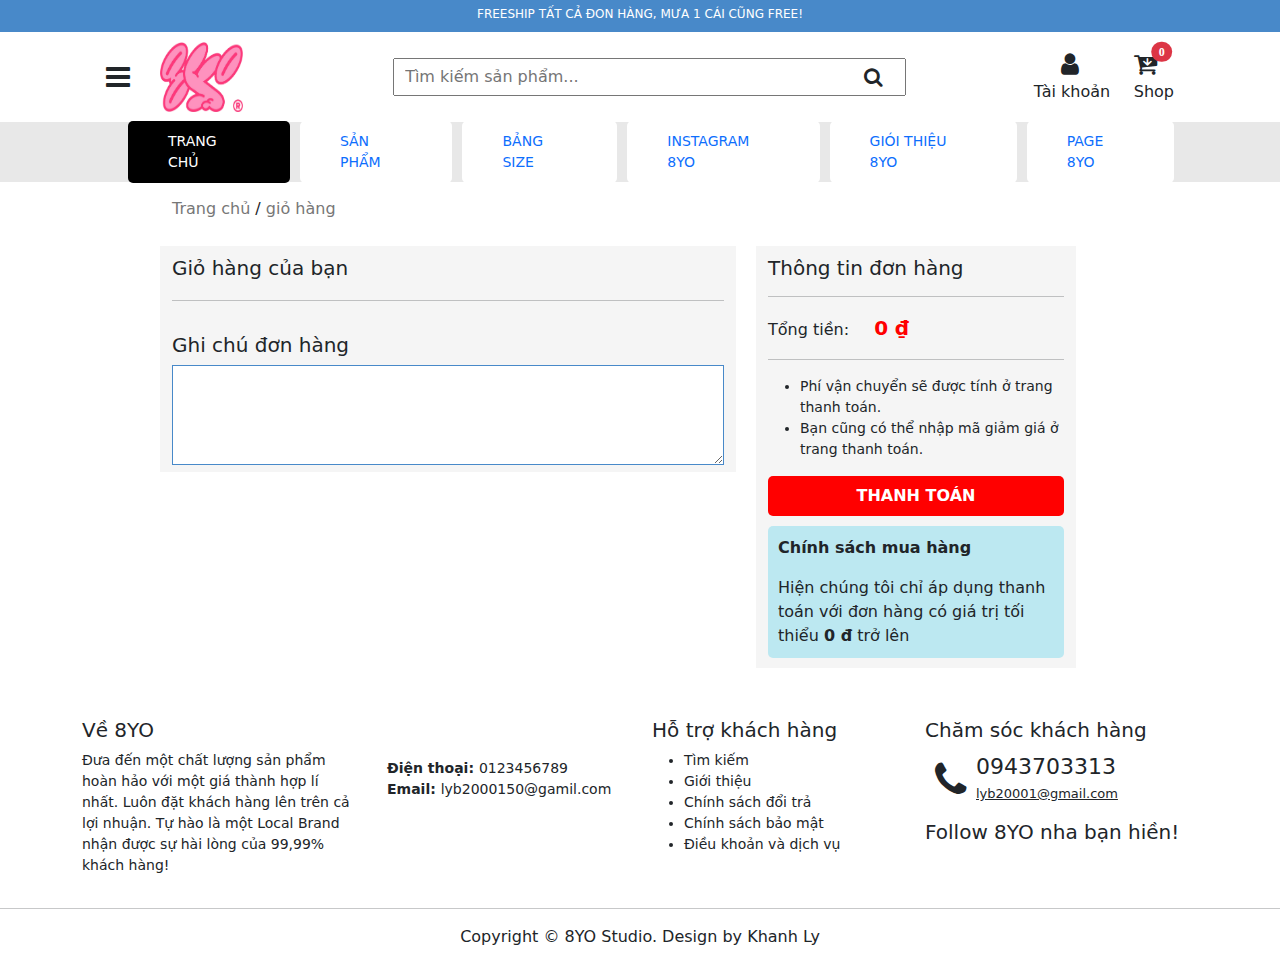
<file: Clone-8yo/cart.html>
<!DOCTYPE html>
<html lang="en">
    <head>
        <meta charset="UTF-8" />
        <meta http-equiv="X-UA-Compatible" content="IE=edge" />
        <meta name="viewport" content="width=device-width, initial-scale=1.0" />
        <title>8YO Studio</title>
        <link href="https://cdn.jsdelivr.net/npm/bootstrap@5.1.3/dist/css/bootstrap.min.css" rel="stylesheet" />
        <script src="https://cdn.jsdelivr.net/npm/bootstrap@5.1.3/dist/js/bootstrap.bundle.min.js"></script>
        <link rel="stylesheet" href="source/font-awesome-4.7.0/css/font-awesome.min.css" />
        <link rel="shortcut icon" href="image/logo.webp" />
        <link rel="stylesheet" href="style.css" />
        <script>
            window.onload = () => {
                showCart();
            };
        </script>
    </head>
    <body>
        <header class="header">
            <div class="model">
                <div class="close">
                    <i class="fa fa-close"></i>
                </div>
                <div class="wrrap-menu">
                    <ul>
                        <li><a href="">Trang chủ</a></li>
                        <li>
                            <a href="">Sản phẩm </a>
                            <i class="fa fa-chevron-down close-ul"></i>
                            <ul class="ul">
                                <li><a href="">Tee</a></li>
                                <li><a href="">Hoodie</a></li>
                                <li><a href="">Short</a></li>
                                <li><a href="">Sweater</a></li>
                                <li><a href="">Mini Bag</a></li>
                            </ul>
                        </li>
                        <li><a href="">Bảng size</a></li>
                        <li><a href="">INSTAGRAM 8YO</a></li>
                        <li><a href="">GIÓI THIỆU 8YO</a></li>
                        <li><a href="">PAGE 8YO</a></li>
                    </ul>
                </div>
            </div>
            <div class="freeship">Freeship tất cả đon hàng, mưa 1 cái cũng free!</div>
            <div class="header-wrrap">
                <div class="header-wrrap-content">
                    <div class="wrrap-logo-menu">
                        <div class="menu"><i class="fa fa-bars"></i></div>
                        <a href="index.html"><img class="logo" src="image/logo.webp" alt="" /></a>
                    </div>

                    <div class="wrrap-search">
                        <input type="text" placeholder="Tìm kiếm sản phẩm..." />
                        <i class="fa fa-search"></i>
                    </div>

                    <div class="wrrap-cart-user">
                        <div class="user">
                            <i class="fa fa-user btn-user"></i>
                            <span class="text-user">Tài khoản</span>
                        </div>

                        <div class="cart">
                            <i class="fa fa-cart-arrow-down btn-cart">
                                <span class="position-absolute top-0 start-100 translate-middle badge rounded-pill bg-danger" style="font-size: 12px; position: absolute; left: 28px !important;">
                                    0
                                <span class="visually-hidden">unread messages</span></i>
                            <span class="text-shop">Shop </span>
                        </div>
                    </div>
                </div>
            </div>

            <div class="wrrap-navigation">
                <div class="navigation">
                    <ul>
                        <li><a href="index.html" class="active filter" data-filters="trangchu">TRANG CHỦ</a></li>
                        <li><a href="product.html" class="filter" data-filters="sanpham">SẢN PHẨM</a></li>
                        <li><a href="size.html" class="filter" data-filters="bangsize">BẢNG SIZE</a></li>
                        <li><a id="ins" class="filter" data-filters="insta">INSTAGRAM 8YO</a></li>

                        <li><a id="gt" class="filter" data-filters="gioithieu">GIÓI THIỆU 8YO</a></li>
                        <li><a id="page" class="filter" data-filters="page8">PAGE 8YO</a></li>
                    </ul>
                </div>
            </div>
        </header>
        <div class="container "  style="width: 75%;">
            <div class="wrrap-cart">
                <div class="navigation-cart" style="margin: 15px 15px  15px 0;">
                    <a style="text-decoration: none; color: #777" href="index.html">Trang chủ</a> / <a href="product.html" style="text-decoration: none;"><span style="color: #777;">giỏ hàng</span></a>
                </div>
                <div class="row">
                    <div class="col-lg-8 col-sm-8  col-12 cart-8" style="background: whitesmoke; width: 60%; height: 100%; margin-top: 10px;">
                        <div class="cart">
                            <div class="h5" style="margin: 10px 10px 10px 0;">
                                <h5 >Giỏ hàng của bạn</h5>
                                
                            </div>
                            <hr style="background: black; margin-top: 2px;">
                            <div style="font-size: 17px; font-weight: 400; margin: 0 0 10px 0;" class="empty">Giỏ hàng của bạn đang trống</div>
                            <table class="table">
                                
                            </table>
                        </div>
                        <div class="note">
                            <h5>Ghi chú đơn hàng</h5>
                            <textarea name="" id="" cols="30" rows="10"></textarea>
                        </div>
                    </div>
                    <div class="col-lg-4 col-sm-4 col-12 cart-4" style="background: whitesmoke; margin-left: 20px; height: 100%; margin-top: 10px;">
                        <div class="h5" style="margin: 10px 10px 10px 0;">
                            <h5 >Thông tin đơn hàng</h5>
                        </div>
                        <hr style="background: black; ">
                        <div class="money">
                            <span>Tổng tiền: </span>
                            <span class="totalMoney" style="color: red; font-size: 20px; font-weight: 700; padding-left: 20px;">0 đ</span>
                        </div>
                        <hr style="background: black; ">
                        <div class="phivc">
                            <ul style="font-size: 14px;">
                                <li>Phí vận chuyển sẽ được tính ở trang thanh toán.</li>
                                <li>Bạn cũng có thể nhập mã giảm giá ở trang thanh toán.</li>
                            </ul>
                            <button style="width: 100%; background: red; height: 40px; color: white; font-weight: bold; border: none; border-radius: 5px;">THANH TOÁN</button>
                        </div>
                        <div class="csmh" style="background: #bce8f1; margin-bottom: 10px; margin-top: 10px; border-radius: 5px">
                            <div style="padding: 10px; ">
                                <p><strong>Chính sách mua hàng</strong></p>
                                <span>Hiện chúng tôi chỉ áp dụng thanh toán với đơn hàng có giá trị tối thiểu  <strong> 0 đ</strong> trở lên</span>
                            </div>
                        </div>
                    </div>
                </div>
            </div>
        </div>
        <footer>
            <div class="footer">
                <div class="container">
                    <div class="row">
                        <div class="col-lg-6 wrrap-footer">
                            <div class="wrrap-content-footer">
                                <h4>Về 8YO</h4>
                                <p>
                                    Đưa đến một chất lượng sản phẩm hoàn hảo với một giá thành hợp lí nhất. Luôn đặt
                                    khách hàng lên trên cả lợi nhuận. Tự hào là một Local Brand nhận được sự hài lòng
                                    của 99,99% khách hàng!
                                </p>
                            </div>
                            <div class="wrrap-content-footer content2">
                                <ul>
                                    <li><b>Điện thoại: </b>0123456789</li>
                                    <li><b>Email: </b>lyb2000150@gamil.com</li>
                                </ul>
                            </div>
                        </div>
                        <div class="col-lg-6 wrrap-footer">
                            <div class="wrrap-content-footer">
                                <h4>Hỗ trợ khách hàng</h4>
                                <ul>
                                    <li>Tìm kiếm</li>
                                    <li>Giới thiệu</li>
                                    <li>Chính sách đổi trả</li>
                                    <li>Chính sách bảo mật</li>
                                    <li>Điều khoản và dịch vụ</li>
                                </ul>
                            </div>
                            <div class="wrrap-content-footer footer2">
                                <div class="content3">
                                    <h4>Chăm sóc khách hàng</h4>
                                </div>
                                <div class="footerInfo-hline">
                                    <div class="box-icon">
                                        <i class="fa fa-phone"></i>
                                    </div>
                                    <div class="box-content">
                                        <span>0943703313</span>
                                        <u>lyb20001@gmail.com</u>
                                    </div>
                                </div>
                                <div class="box-follow"><h4>Follow 8YO nha bạn hiền!</h4></div>
                            </div>
                        </div>
                    </div>
                </div>
                <hr />
                <div class="end">
                    <span>Copyright &copy; 8YO Studio. Design by Khanh Ly</span>
                </div>
            </div>
        </footer>
        <script src="javascript.js"></script>
    </body>
</html>
</file>
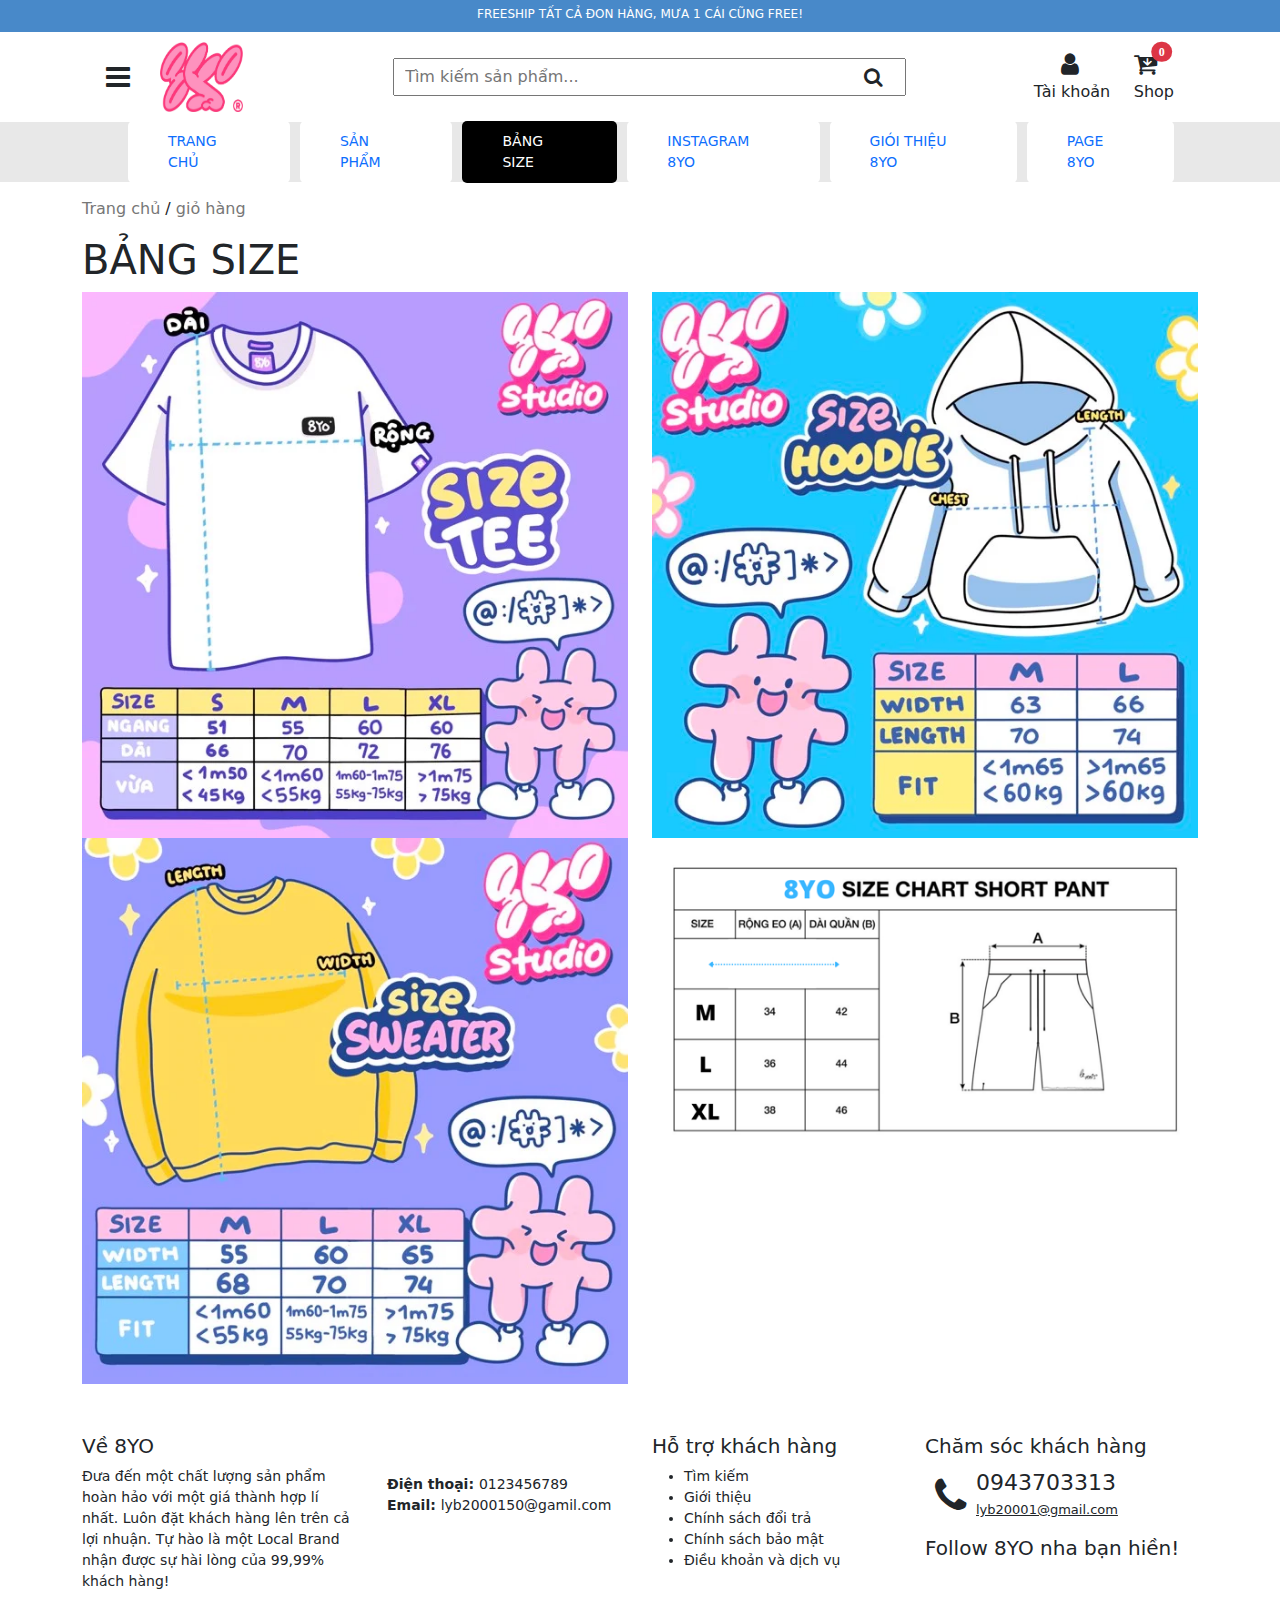
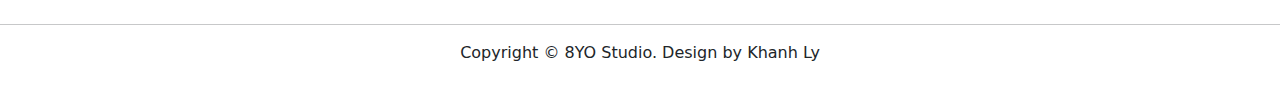
<file: Clone-8yo/size.html>
<!DOCTYPE html>
<html lang="en">
    <head>
        <meta charset="UTF-8" />
        <meta http-equiv="X-UA-Compatible" content="IE=edge" />
        <meta name="viewport" content="width=device-width, initial-scale=1.0" />
        <title>8YO Studio</title>
        <link href="https://cdn.jsdelivr.net/npm/bootstrap@5.1.3/dist/css/bootstrap.min.css" rel="stylesheet" />
        <script src="https://cdn.jsdelivr.net/npm/bootstrap@5.1.3/dist/js/bootstrap.bundle.min.js"></script>
        <link rel="stylesheet" href="source/font-awesome-4.7.0/css/font-awesome.min.css" />
        <link rel="shortcut icon" href="image/logo.webp" />
        <link rel="stylesheet" href="style.css" />
        <script>
            window.onload = () => {
                activeNavi('bangsize');
            }
        </script>
    </head>
    <body>
        <header class="header">
            <div class="model">
                <div class="close">
                    <i class="fa fa-close"></i>
                </div>
                <div class="wrrap-menu">
                    <ul>
                        <li><a href="">Trang chủ</a></li>
                        <li>
                            <a href="">Sản phẩm </a>
                            <i class="fa fa-chevron-down close-ul"></i>
                            <ul class="ul">
                                <li><a href="">Tee</a></li>
                                <li><a href="">Hoodie</a></li>
                                <li><a href="">Short</a></li>
                                <li><a href="">Sweater</a></li>
                                <li><a href="">Mini Bag</a></li>
                            </ul>
                        </li>
                        <li><a href="">Bảng size</a></li>
                        <li><a href="">INSTAGRAM 8YO</a></li>
                        <li><a href="">GIÓI THIỆU 8YO</a></li>
                        <li><a href="">PAGE 8YO</a></li>
                    </ul>
                </div>
            </div>
            <div class="freeship">Freeship tất cả đon hàng, mưa 1 cái cũng free!</div>
            <div class="header-wrrap">
                <div class="header-wrrap-content">
                    <div class="wrrap-logo-menu">
                        <div class="menu"><i class="fa fa-bars"></i></div>
                        <a href="index.html"><img class="logo" src="image/logo.webp" alt="" /></a>
                    </div>

                    <div class="wrrap-search">
                        <input type="text" placeholder="Tìm kiếm sản phẩm..." />
                        <i class="fa fa-search"></i>
                    </div>

                    <div class="wrrap-cart-user">
                        <div class="user">
                            <i class="fa fa-user btn-user"></i>
                            <span class="text-user">Tài khoản</span>
                        </div>

                        <div class="cart" onclick="gotoGio()">
                            <i class="fa fa-cart-arrow-down btn-cart">
                                <span class="position-absolute top-0 start-100 translate-middle badge rounded-pill bg-danger" style="font-size: 12px; position: absolute; left: 28px !important;">
                                    0
                                <span class="visually-hidden">unread messages</span></i>
                            <span class="text-shop">Shop </span>
                        </div>
                    </div>
                </div>
            </div>

            <div class="wrrap-navigation">
                <div class="navigation">
                    <ul>
                        <li><a href="index.html" id="trangchu" class="active filter" data-filters="trangchu">TRANG CHỦ</a></li>
                        <li><a onclick="openProduct('sp8')" id="sanpham" class="filter" data-filters="sanpham">SẢN PHẨM</a></li>
                        <li><a href="size.html" id="bangsize" class="filter" data-filters="bangsize">BẢNG SIZE</a></li>
                        <li><a id="ins" class="filter" data-filters="insta">INSTAGRAM 8YO</a></li>

                        <li><a id="gt" class="filter" data-filters="gioithieu">GIÓI THIỆU 8YO</a></li>
                        <li><a id="page" class="filter" data-filters="page8">PAGE 8YO</a></li>
                    </ul>
                </div>
            </div>
        </header>
        <div class="container">
            <div class="navigation-cart" style="margin: 15px 15px  15px 0;">
                <a style="text-decoration: none; color: #777" href="index.html">Trang chủ</a> / <a href="product.html" style="text-decoration: none;"><span style="color: #777;">giỏ hàng</span></a>
            </div>
            <div class="tableSize">
                <div class="h1">BẢNG SIZE</div>
                <div class="row">
                    <div class="col-lg-6 col-sm-6 col-6"><img src="image/tablesize/b451e3c0-5f6b-4737-95c1-7b19d8fa3fc4_9cefe03f35f34f248b0f44d837f92a2b_grande.webp" alt=""></div>
                    <div class="col-lg-6 col-sm-6 col-6"><img src="image/tablesize/z2291209047175_ff86b10a5d64418b92e7357ec31dc4af_f56ec73ea1e54871ad129ba3480e6a98_grande.webp" alt="" id=""></img></div>
                    <div class="col-lg-6 col-sm-6 col-6"><img src="image/tablesize/z2291209325080_43f69694609403993f8785c47f15a2ef_7fd113850f9745b583c229f2b1d194d2_grande.webp" alt=""></div>
                    <div class="col-lg-6 col-sm-6 col-6"><img src="image/tablesize/webp" alt=""></div>
                </div>
                

               

            </div>
        </div>
        <footer>
            <div class="footer">
                <div class="container">
                    <div class="row">
                        <div class="col-lg-6 wrrap-footer">
                            <div class="wrrap-content-footer">
                                <h4>Về 8YO</h4>
                                <p>
                                    Đưa đến một chất lượng sản phẩm hoàn hảo với một giá thành hợp lí nhất. Luôn đặt
                                    khách hàng lên trên cả lợi nhuận. Tự hào là một Local Brand nhận được sự hài lòng
                                    của 99,99% khách hàng!
                                </p>
                            </div>
                            <div class="wrrap-content-footer content2">
                                <ul>
                                    <li><b>Điện thoại: </b>0123456789</li>
                                    <li><b>Email: </b>lyb2000150@gamil.com</li>
                                </ul>
                            </div>
                        </div>
                        <div class="col-lg-6 wrrap-footer">
                            <div class="wrrap-content-footer">
                                <h4>Hỗ trợ khách hàng</h4>
                                <ul>
                                    <li>Tìm kiếm</li>
                                    <li>Giới thiệu</li>
                                    <li>Chính sách đổi trả</li>
                                    <li>Chính sách bảo mật</li>
                                    <li>Điều khoản và dịch vụ</li>
                                </ul>
                            </div>
                            <div class="wrrap-content-footer footer2">
                                <div class="content3">
                                    <h4>Chăm sóc khách hàng</h4>
                                </div>
                                <div class="footerInfo-hline">
                                    <div class="box-icon">
                                        <i class="fa fa-phone"></i>
                                    </div>
                                    <div class="box-content">
                                        <span>0943703313</span>
                                        <u>lyb20001@gmail.com</u>
                                    </div>
                                </div>
                                <div class="box-follow"><h4>Follow 8YO nha bạn hiền!</h4></div>
                            </div>
                        </div>
                    </div>
                </div>
                <hr />
                <div class="end">
                    <span>Copyright &copy; 8YO Studio. Design by Khanh Ly</span>
                </div>
            </div>
        </footer>
        <script src="javascript.js"></script>
    </body>
</html>
</file>
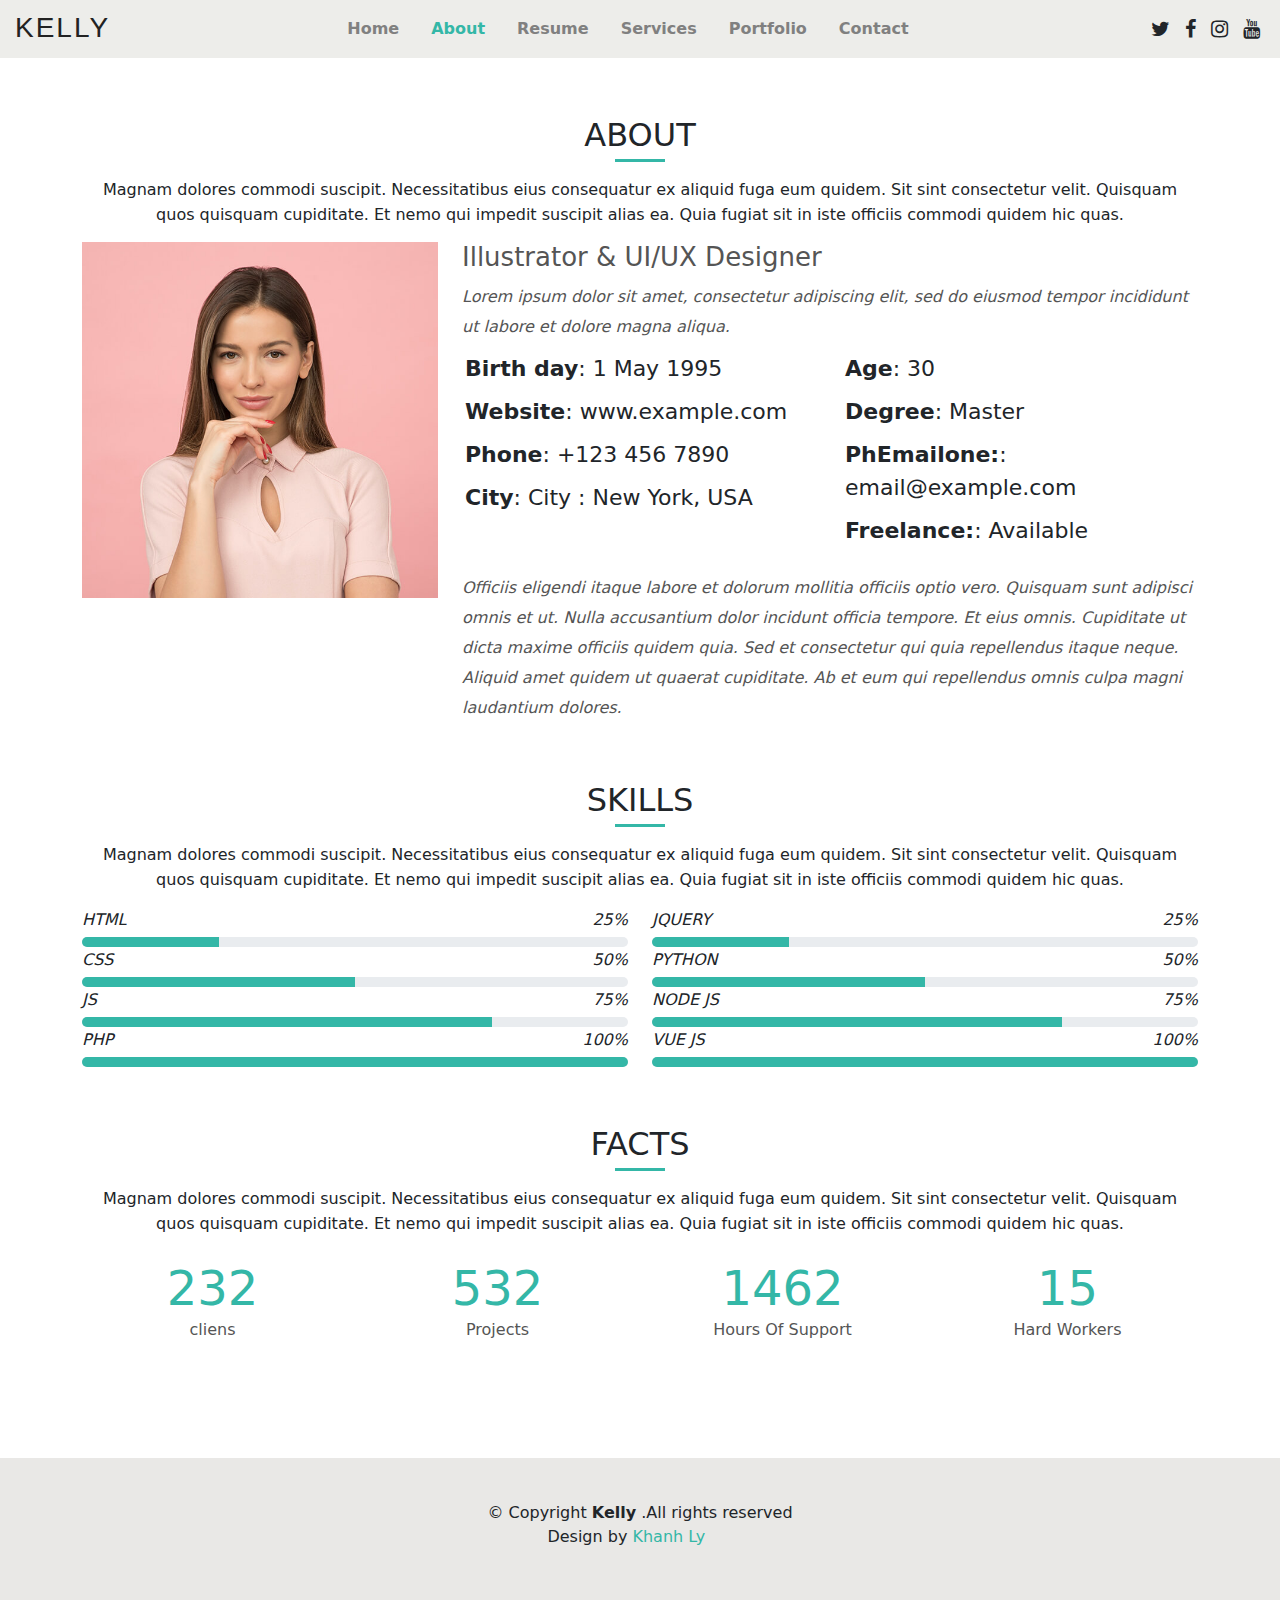
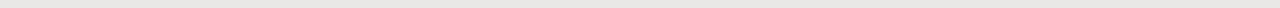
<file: Clone-web/about.html>
<!DOCTYPE html>
<html lang="en">
    <head>
        <meta charset="UTF-8" />
        <meta http-equiv="X-UA-Compatible" content="IE=edge" />
        <meta name="viewport" content="width=device-width, initial-scale=1.0" />
        <title>Document</title>
        <link href="https://cdn.jsdelivr.net/npm/bootstrap@5.1.3/dist/css/bootstrap.min.css" rel="stylesheet" />
        <script src="https://cdn.jsdelivr.net/npm/bootstrap@5.1.3/dist/js/bootstrap.bundle.min.js"></script>
        <link rel="stylesheet" href="source/font-awesome-4.7.0/css/font-awesome.min.css" />
        <link rel="stylesheet" href="style.css" />
        <script src="javascript.js"></script>
        <script>
            window.onload = () => {
                active('about');
                active('about2')
            };
        </script>
    </head>
    <body>
        <div class="container-fluid container-about">
            <header class="header">
                <div class="logo">
                    <a href="">KELLY</a>
                </div>
                <div class="navigation">
                    <ul class="nav justify-content-center">
                        <li class="nav-item">
                            <a class="nav-link" onclick="active('home')" id="home" href="index.html">Home</a>
                        </li>
                        <li class="nav-item">
                            <a class="nav-link" onclick="active('about')" id="about" href="about.html">About</a>
                        </li>
                        <li class="nav-item">
                            <a class="nav-link" onclick="active('resume')" id="resume" href="Resume.html">Resume</a>
                        </li>
                        <li class="nav-item">
                            <a class="nav-link" onclick="active('services')" id="services" href="Services.html"
                                >Services</a
                            >
                        </li>
                        <li class="nav-item">
                            <a class="nav-link" onclick="active('portfolio')" id="portfolio" href="portfolio.html"
                                >Portfolio</a
                            >
                        </li>
                        <li class="nav-item">
                            <a class="nav-link" onclick="active('contact')" id="contact" href="contact.html"">Contact</a>
                        </li>
                    </ul>
                </div>
                <div class="action">
                    <i class="fa fa-twitter"></i>
                    <i class="fa fa-facebook"></i>
                    <i class="fa fa-instagram"></i>
                    <i class="fa fa-youtube"></i>
                    <i class="fa fa-bars" onclick="openModel()"></i>
                </div>
            </header>
            <main class="main-about">
                <div class="container">
                    <div class="about">
                        <h2>ABOUT</h2>
                        <span
                            >Magnam dolores commodi suscipit. Necessitatibus eius consequatur ex aliquid fuga eum
                            quidem. Sit sint consectetur velit. Quisquam quos quisquam cupiditate. Et nemo qui impedit
                            suscipit alias ea. Quia fugiat sit in iste officiis commodi quidem hic quas.</span
                        >
                    </div>
                    <div class="row about-profile">
                        <div class="col-lg-4"><img src="imges/about.jpg" alt="" /></div>
                        <div class="col-lg-8">
                            <h3>Illustrator & UI/UX Designer</h3>
                            <span>
                                Lorem ipsum dolor sit amet, consectetur adipiscing elit, sed do eiusmod tempor
                                incididunt ut labore et dolore magna aliqua.</span
                            >
                            <div class="row">
                                <div class="col-lg-6">
                                    <ul>
                                        <li><strong>Birth day</strong>: 1 May 1995</li>
                                        <li><strong>Website</strong>: www.example.com</li>
                                        <li><strong>Phone</strong>: +123 456 7890</li>
                                        <li><strong>City</strong>: City : New York, USA</li>
                                    </ul>
                                </div>
                                <div class="col-lg-6">
                                    <ul>
                                        <li><strong>Age</strong>: 30</li>
                                        <li><strong>Degree</strong>: Master</li>
                                        <li><strong>PhEmailone:</strong>: email@example.com</li>
                                        <li><strong>Freelance:</strong>: Available</li>
                                    </ul>
                                </div>
                            </div>
                            <span
                                >Officiis eligendi itaque labore et dolorum mollitia officiis optio vero. Quisquam sunt
                                adipisci omnis et ut. Nulla accusantium dolor incidunt officia tempore. Et eius omnis.
                                Cupiditate ut dicta maxime officiis quidem quia. Sed et consectetur qui quia repellendus
                                itaque neque. Aliquid amet quidem ut quaerat cupiditate. Ab et eum qui repellendus omnis
                                culpa magni laudantium dolores.</span
                            >
                        </div>
                    </div>
                    <div class="skills about">
                        <h2>SKILLS</h2>
                        <span
                            >Magnam dolores commodi suscipit. Necessitatibus eius consequatur ex aliquid fuga eum
                            quidem. Sit sint consectetur velit. Quisquam quos quisquam cupiditate. Et nemo qui impedit
                            suscipit alias ea. Quia fugiat sit in iste officiis commodi quidem hic quas.</span
                        >
                        <div class="row sk">
                            <div class="col-lg-6">
                                <div class="progress-bar-wrap">
                                    <div class="skill"><i class="val1">HTML</i> <i class="val2">25%</i></div>
                                    <div class="progress">
                                        <div
                                            class="progress-bar"
                                            role="progressbar"
                                            style="width: 25%"
                                            aria-valuenow="25"
                                            aria-valuemin="0"
                                            aria-valuemax="100"
                                        ></div>
                                    </div>
                                </div>

                                <div class="progress-bar-wrap">
                                    <div class="skill"><i class="val1">CSS</i> <i class="val2">50%</i></div>
                                    <div class="progress">
                                        <div
                                            class="progress-bar"
                                            role="progressbar"
                                            style="width: 50%"
                                            aria-valuenow="50"
                                            aria-valuemin="0"
                                            aria-valuemax="100"
                                        ></div>
                                    </div>
                                </div>

                                <div class="progress-bar-wrap">
                                    <div class="skill"><i class="val1">JS</i> <i class="val2">75%</i></div>
                                    <div class="progress">
                                        <div
                                            class="progress-bar"
                                            role="progressbar"
                                            style="width: 75%"
                                            aria-valuenow="75"
                                            aria-valuemin="0"
                                            aria-valuemax="100"
                                        ></div>
                                    </div>
                                </div>

                                <div class="progress-bar-wrap">
                                    <div class="skill"><i class="val1">PHP</i> <i class="val2">100%</i></div>
                                    <div class="progress">
                                        <div
                                            class="progress-bar"
                                            role="progressbar"
                                            style="width: 100%"
                                            aria-valuenow="100"
                                            aria-valuemin="0"
                                            aria-valuemax="100"
                                        ></div>
                                    </div>
                                </div>
                            </div>
                            <div class="col-lg-6">
                                <div class="progress-bar-wrap">
                                    <div class="skill"><i class="val1">JQUERY</i> <i class="val2">25%</i></div>
                                    <div class="progress">
                                        <div
                                            class="progress-bar"
                                            role="progressbar"
                                            style="width: 25%"
                                            aria-valuenow="25"
                                            aria-valuemin="0"
                                            aria-valuemax="100"
                                        ></div>
                                    </div>
                                </div>

                                <div class="progress-bar-wrap">
                                    <div class="skill"><i class="val1">PYTHON</i> <i class="val2">50%</i></div>
                                    <div class="progress">
                                        <div
                                            class="progress-bar"
                                            role="progressbar"
                                            style="width: 50%"
                                            aria-valuenow="50"
                                            aria-valuemin="0"
                                            aria-valuemax="100"
                                        ></div>
                                    </div>
                                </div>

                                <div class="progress-bar-wrap">
                                    <div class="skill"><i class="val1">NODE JS</i> <i class="val2">75%</i></div>
                                    <div class="progress">
                                        <div
                                            class="progress-bar"
                                            role="progressbar"
                                            style="width: 75%"
                                            aria-valuenow="75"
                                            aria-valuemin="0"
                                            aria-valuemax="100"
                                        ></div>
                                    </div>
                                </div>

                                <div class="progress-bar-wrap">
                                    <div class="skill"><i class="val1">VUE JS</i> <i class="val2">100%</i></div>
                                    <div class="progress">
                                        <div
                                            class="progress-bar"
                                            role="progressbar"
                                            style="width: 100%"
                                            aria-valuenow="100"
                                            aria-valuemin="0"
                                            aria-valuemax="100"
                                        ></div>
                                    </div>
                                </div>
                            </div>
                        </div>
                    </div>
                    <div class="facts about">
                        <h2>FACTS</h2>
                        <span
                            >Magnam dolores commodi suscipit. Necessitatibus eius consequatur ex aliquid fuga eum
                            quidem. Sit sint consectetur velit. Quisquam quos quisquam cupiditate. Et nemo qui impedit
                            suscipit alias ea. Quia fugiat sit in iste officiis commodi quidem hic quas.</span
                        >
                        <div class="row fact">
                            <div class="col-lg-3 col-md-6 col-6">
                                <span>232</span>
                                <p>cliens</p>
                            </div>
                            <div class="col-lg-3 col-md-6 col-6">
                                <span>532</span>
                                <p>Projects</p>
                            </div>
                            <div class="col-lg-3 col-md-6 col-6">
                                <span>1462</span>
                                <p>Hours Of Support</p>
                            </div>
                            <div class="col-lg-3 col-md-6 col-6">
                                <span>15</span>
                                <p>Hard Workers</p>
                            </div>
                        </div>
                    </div>
                    <div class="arrow">
                        <a href="#"><i class="fa fa-arrow-up"></i></a>
                    </div>
                </div>
            </main>

            <footer class="footer">
                <div class="f-content">
                    <span>&copy; Copyright <strong>Kelly</strong> .All rights reserved</span>
                    <p>Design by <span class="name"> Khanh Ly </span></p>
                </div>
            </footer>

            <div class="model1">
                <div class="close" onclick="closeModel()">X</div>
                <div class="bubble">
                    <ul class="nav justify-content-center">
                        <li class="nav-item">
                            <a class="nav-link" id="home2" href="index.html">Home</a>
                        </li>
                        <li class="nav-item">
                            <a class="nav-link" id="about2" href="about.html">About</a>
                        </li>
                        <li class="nav-item">
                            <a class="nav-link" href="Resume.html">Resume</a>
                        </li>
                        <li class="nav-item">
                            <a class="nav-link" href="Services.html">Services</a>
                        </li>
                        <li class="nav-item">
                            <a class="nav-link" href="portfolio.html">Portfolio</a>
                        </li>
                        <li class="nav-item">
                            <a class="nav-link" href="contact.html">Contact</a>
                        </li>
                    </ul>
                </div>
            </div>
        </div>
    </body>
</html>
</file>
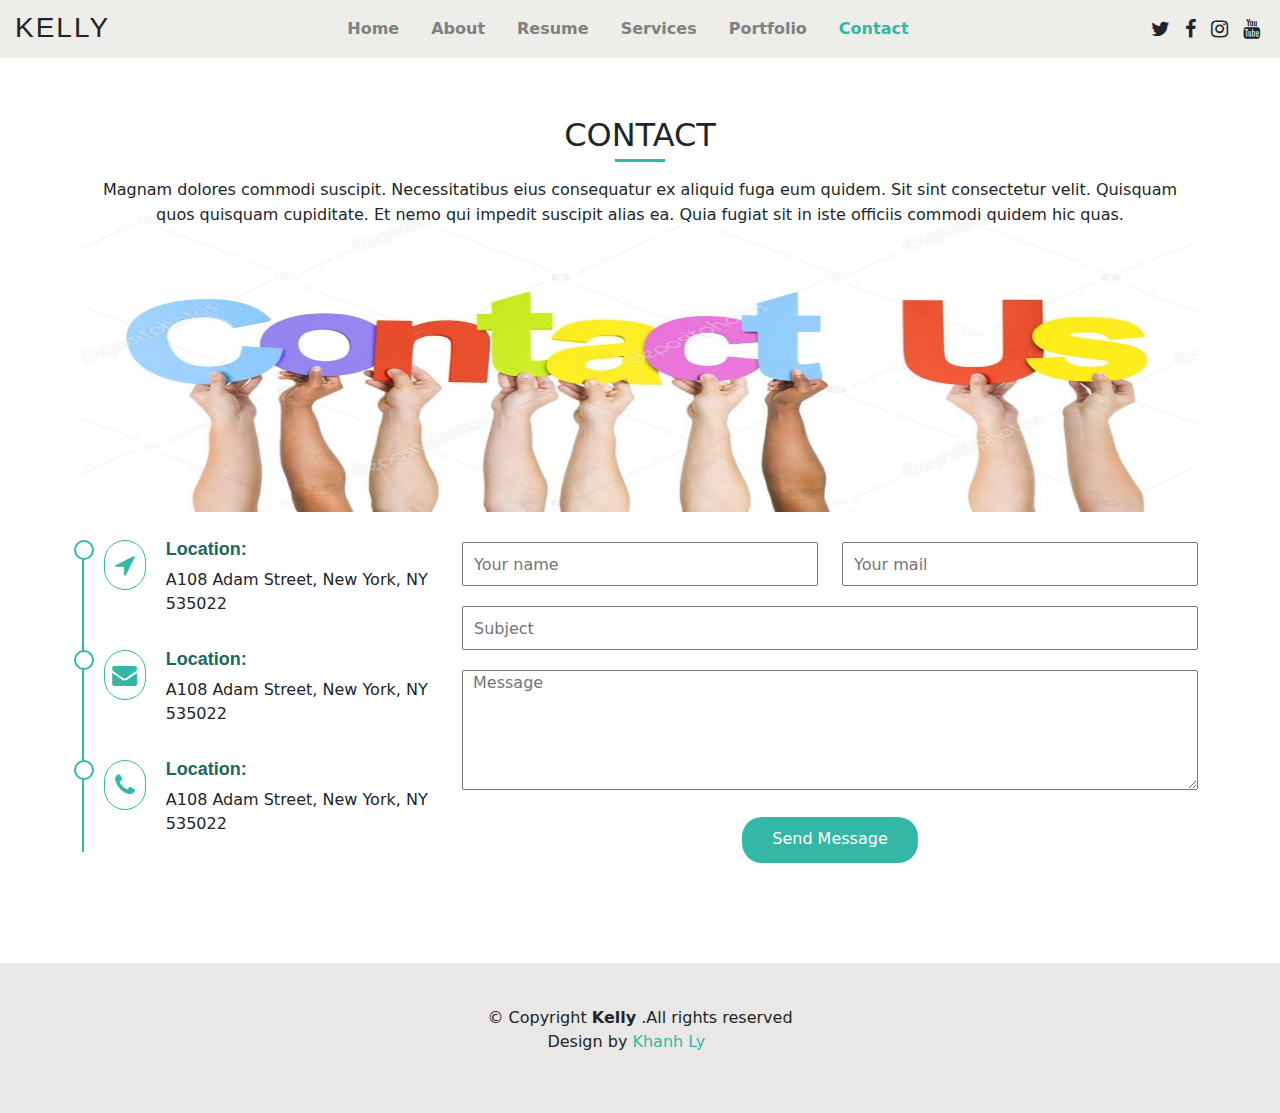
<file: Clone-web/contact.html>
<!DOCTYPE html>
<html lang="en">
    <head>
        <meta charset="UTF-8" />
        <meta http-equiv="X-UA-Compatible" content="IE=edge" />
        <meta name="viewport" content="width=device-width, initial-scale=1.0" />
        <title>Document</title>
        <link href="https://cdn.jsdelivr.net/npm/bootstrap@5.1.3/dist/css/bootstrap.min.css" rel="stylesheet" />
        <script src="https://cdn.jsdelivr.net/npm/bootstrap@5.1.3/dist/js/bootstrap.bundle.min.js"></script>
        <link rel="stylesheet" href="source/font-awesome-4.7.0/css/font-awesome.min.css" />
        <link rel="stylesheet" href="style.css" />
        <script src="javascript.js"></script>
        <script>
            window.onload = () => {
                active('contact');
                active('contact2');
            };
        </script>
    </head>
    <body>
        <div class="container-fluid container-about">
            <header class="header">
                <div class="logo">
                    <a href="">KELLY</a>
                </div>
                <div class="navigation">
                    <ul class="nav justify-content-center">
                        <li class="nav-item">
                            <a class="nav-link" onclick="active('home')" id="home" href="index.html">Home</a>
                        </li>
                        <li class="nav-item">
                            <a class="nav-link" onclick="active('about')" id="about" href="about.html">About</a>
                        </li>
                        <li class="nav-item">
                            <a class="nav-link" onclick="active('resume')" id="resume" href="Resume.html">Resume</a>
                        </li>
                        <li class="nav-item">
                            <a class="nav-link" onclick="active('services')" id="services" href="Services.html"
                                >Services</a
                            >
                        </li>
                        <li class="nav-item">
                            <a class="nav-link" onclick="active('portfolio')" id="portfolio" href="portfolio.html"
                                >Portfolio</a
                            >
                        </li>
                        <li class="nav-item">
                            <a class="nav-link" onclick="active('contact')" id="contact" href="contact.html">Contact</a>
                        </li>
                    </ul>
                </div>
                <div class="action">
                    <i class="fa fa-twitter"></i>
                    <i class="fa fa-facebook"></i>
                    <i class="fa fa-instagram"></i>
                    <i class="fa fa-youtube"></i>
                    <i class="fa fa-bars" onclick="openModel()"></i>
                </div>
            </header>
            <main class="main-about">
                <div class="container about">
                    <h2>CONTACT</h2>
                    <span
                        >Magnam dolores commodi suscipit. Necessitatibus eius consequatur ex aliquid fuga eum quidem.
                        Sit sint consectetur velit. Quisquam quos quisquam cupiditate. Et nemo qui impedit suscipit
                        alias ea. Quia fugiat sit in iste officiis commodi quidem hic quas.</span
                    >
                </div>
                <div class="container">
                    <img
                        style="width: 100%; height: 300px"
                        src="imges/depositphotos_52470369-stock-photo-people-holding-words-contact-us.jpg"
                        alt=""
                    />
                    <div class="row">
                        <div class="col-lg-4 contact">
                            <div class="wrrap">
                                <i class="fa fa-location-arrow"></i>
                                <div class="location">
                                    <h4>Location:</h4>
                                    <p>A108 Adam Street, New York, NY 535022</p>
                                </div>
                            </div>
                            <div class="wrrap">
                                <i class="fa fa-envelope"></i>
                                <div class="location">
                                    <h4>Location:</h4>
                                    <p>A108 Adam Street, New York, NY 535022</p>
                                </div>
                            </div>
                            <div class="wrrap pd-0">
                                <i class="fa fa-phone"></i>
                                <div class="location">
                                    <h4>Location:</h4>
                                    <p>A108 Adam Street, New York, NY 535022</p>
                                </div>
                            </div>
                        </div>
                        <div class="col-lg-8 contact">
                            <form action="">
                                <div class="row">
                                    <div class="col-lg-6">
                                        <input class="input" placeholder="Your name" type="text" />
                                    </div>
                                    <div class="col-lg-6">
                                        <input class="input" placeholder="Your mail" type="text" />
                                    </div>
                                </div>
                                <div class="row">
                                    <div class="col-lg-12">
                                        <input type="text" class="input" placeholder="Subject" />
                                    </div>
                                </div>
                                <div class="row">
                                    <div class="col-lg-12">
                                        <textarea placeholder="Message" class="textarea"></textarea>
                                    </div>
                                </div>
                                <div class="row">
                                    <div class="col-lg-12 submit">
                                        <button>Send Message</button>
                                    </div>
                                </div>
                            </form>
                        </div>
                    </div>
                </div>
            </main>
            <div class="arrow">
                <a href="#"><i class="fa fa-arrow-up"></i></a>
            </div>

            <div class="model1">
                <div class="close" onclick="closeModel()">X</div>
                <div class="bubble">
                    <ul class="nav justify-content-center">
                        <li class="nav-item">
                            <a class="nav-link" id="home2" href="index.html">Home</a>
                        </li>
                        <li class="nav-item">
                            <a class="nav-link" href="about.html">About</a>
                        </li>
                        <li class="nav-item">
                            <a class="nav-link" href="Resume.html">Resume</a>
                        </li>
                        <li class="nav-item">
                            <a class="nav-link" href="Services.html">Services</a>
                        </li>
                        <li class="nav-item">
                            <a class="nav-link" id="portfolio2" href="portfolio.html">Portfolio</a>
                        </li>
                        <li class="nav-item">
                            <a class="nav-link" id="contact2" href="contact.html">Contact</a>
                        </li>
                    </ul>
                </div>
            </div>
            <footer class="footer">
                <div class="f-content">
                    <span>&copy; Copyright <strong>Kelly</strong> .All rights reserved</span>
                    <p>Design by <span class="name"> Khanh Ly </span></p>
                </div>
            </footer>
        </div>
    </body>
</html>
</file>
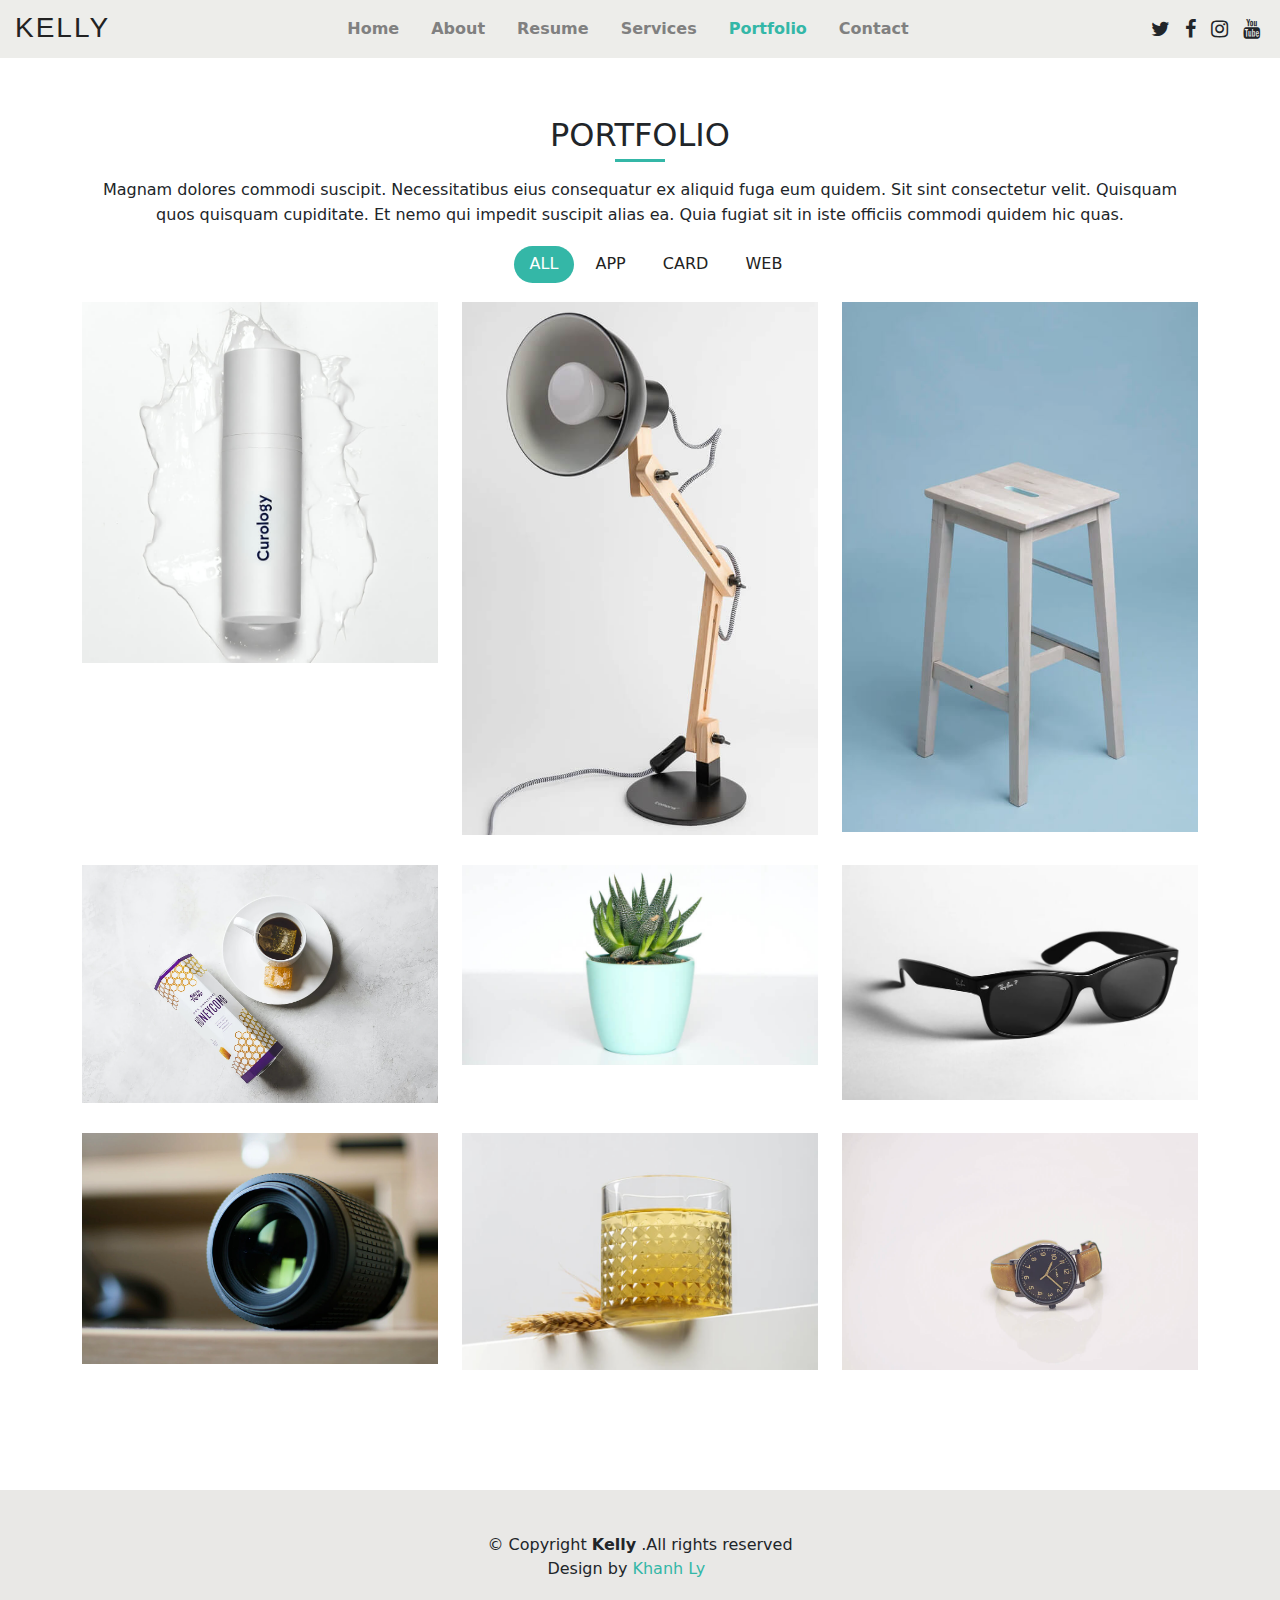
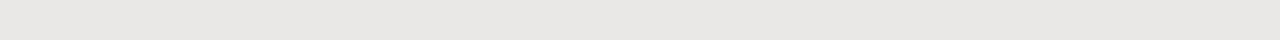
<file: Clone-web/portfolio.html>
<!DOCTYPE html>
<html lang="en">
    <head>
        <meta charset="UTF-8" />
        <meta http-equiv="X-UA-Compatible" content="IE=edge" />
        <meta name="viewport" content="width=device-width, initial-scale=1.0" />
        <title>Document</title>
        <link href="https://cdn.jsdelivr.net/npm/bootstrap@5.1.3/dist/css/bootstrap.min.css" rel="stylesheet" />
        <script src="https://cdn.jsdelivr.net/npm/bootstrap@5.1.3/dist/js/bootstrap.bundle.min.js"></script>
        <link rel="stylesheet" href="source/font-awesome-4.7.0/css/font-awesome.min.css" />
        <link rel="stylesheet" href="style.css" />
        
        <script>
            window.onload = () => {
                active('portfolio');
                active('portfolio2');
            };
        </script>
    </head>
    <body>
        <div class="container-fluid container-about">
            <header class="header">
                <div class="logo">
                    <a href="">KELLY</a>
                </div>
                <div class="navigation">
                    <ul class="nav justify-content-center">
                        <li class="nav-item">
                            <a class="nav-link" onclick="active('home')" id="home" href="index.html">Home</a>
                        </li>
                        <li class="nav-item">
                            <a class="nav-link" onclick="active('about')" id="about" href="about.html">About</a>
                        </li>
                        <li class="nav-item">
                            <a class="nav-link" onclick="active('resume')" id="resume" href="Resume.html">Resume</a>
                        </li>
                        <li class="nav-item">
                            <a class="nav-link" onclick="active('services')" id="services" href="Services.html"
                                >Services</a
                            >
                        </li>
                        <li class="nav-item">
                            <a class="nav-link" onclick="active('portfolio')" id="portfolio" href="portfolio.html"
                                >Portfolio</a
                            >
                        </li>
                        <li class="nav-item">
                            <a class="nav-link" onclick="active('contact')" id="contact" href="contact.html"">Contact</a>
                        </li>
                    </ul>
                </div>
                <div class="action">
                    <i class="fa fa-twitter"></i>
                    <i class="fa fa-facebook"></i>
                    <i class="fa fa-instagram"></i>
                    <i class="fa fa-youtube"></i>
                    <i class="fa fa-bars" onclick="openModel()"></i>
                </div>
            </header>
            <main class="main-about">
                <div class="container about">
                    <h2>PORTFOLIO</h2>
                    <span
                        >Magnam dolores commodi suscipit. Necessitatibus eius consequatur ex aliquid fuga eum quidem.
                        Sit sint consectetur velit. Quisquam quos quisquam cupiditate. Et nemo qui impedit suscipit
                        alias ea. Quia fugiat sit in iste officiis commodi quidem hic quas.</span
                    >
                </div>
                <div class="container portfolio">
                    <div class="row">
                        <div class="col-lg-12">
                            <ul>
                                <li><a class="menu active2" data-filter="all" name="all" >ALL</a></li>
                                <li><a class="menu" data-filter="app" name="app">APP</a></li>
                                <li><a class="menu" data-filter="card" name="card">CARD</a></li>
                                <li><a class="menu" data-filter="web" name="web">WEB</a></li>
                            </ul>
                        </div>
                    </div>
                </div>
                <div class="container">
                    <div class="row portfolio-items">
                        <div class="col-lg-4 col-md-6 portfolio-item1 element_img" data-item="web">
                            <div class="portfolio-info"><img src="imges/portfolio-1.jpg" alt="" /></div>
                        </div>
                        <div class="col-lg-4 col-md-6 portfolio-item5 element_img" data-item="app">
                            <div class="portfolio-info"><img src="imges/portfolio-5.jpg" alt="" /></div>
                        </div>
                        <div class="col-lg-4 col-md-6 portfolio-item6 element_img" data-item="app">
                            <div class="portfolio-info"><img src="imges/portfolio-6.jpg" alt="" /></div>
                        </div>
                        <div class="col-lg-4 col-md-6 portfolio-item2 element_img" data-item="web">
                            <div class="portfolio-info">
                                <img src="imges/portfolio-2.jpg" alt="" />
                            </div>
                        </div>
                        
                        <div class="col-lg-4 col-md-6 portfolio-item3 element_img" data-item="web">
                            <div class="portfolio-info"><img src="imges/portfolio-3.jpg" alt="" /></div>
                        </div>
                        <div class="col-lg-4 col-md-6 portfolio-item4 element_img" data-item="app">
                            <div class="portfolio-info"><img src="imges/portfolio-4.jpg" alt="" /></div>
                        </div>
                        
                        
                        <div class="col-lg-4 col-md-6 portfolio-item7 element_img" data-item="card">
                            <div class="portfolio-info"><img src="imges/portfolio-7.jpg" alt="" /></div>
                        </div>
                        <div class="col-lg-4 col-md-6 portfolio-item8 element_img" data-item="card">
                            <div class="portfolio-info"><img src="imges/portfolio-8.jpg" alt="" /></div>
                        </div>
                        <div class="col-lg-4 col-md-6 portfolio-item9 element_img" data-item="card">
                            <div class="portfolio-info"><img src="imges/portfolio-9.jpg" alt="" /></div>
                        </div>
                    </div>
                </div>
            </main>
            <div class="arrow">
                <a href="#"><i class="fa fa-arrow-up"></i></a>
            </div>

            <div class="model1">
                <div class="close" onclick="closeModel()">X</div>
                <div class="bubble">
                    <ul class="nav justify-content-center">
                        <li class="nav-item">
                            <a class="nav-link" id="home2" href="index.html">Home</a>
                        </li>
                        <li class="nav-item">
                            <a class="nav-link" href="about.html">About</a>
                        </li>
                        <li class="nav-item">
                            <a class="nav-link" href="Resume.html">Resume</a>
                        </li>
                        <li class="nav-item">
                            <a class="nav-link" href="Services.html">Services</a>
                        </li>
                        <li class="nav-item">
                            <a class="nav-link" id="portfolio2" href="portfolio.html">Portfolio</a>
                        </li>
                        <li class="nav-item">
                            <a class="nav-link" href="contact.html">Contact</a>
                        </li>
                    </ul>
                </div>
            </div>
            <footer class="footer">
                <div class="f-content">
                    <span>&copy; Copyright <strong>Kelly</strong> .All rights reserved</span>
                    <p>Design by <span class="name"> Khanh Ly </span></p>
                </div>
            </footer>
        </div>
        <script src="javascript.js"></script>
    </body>
</html>
</file>
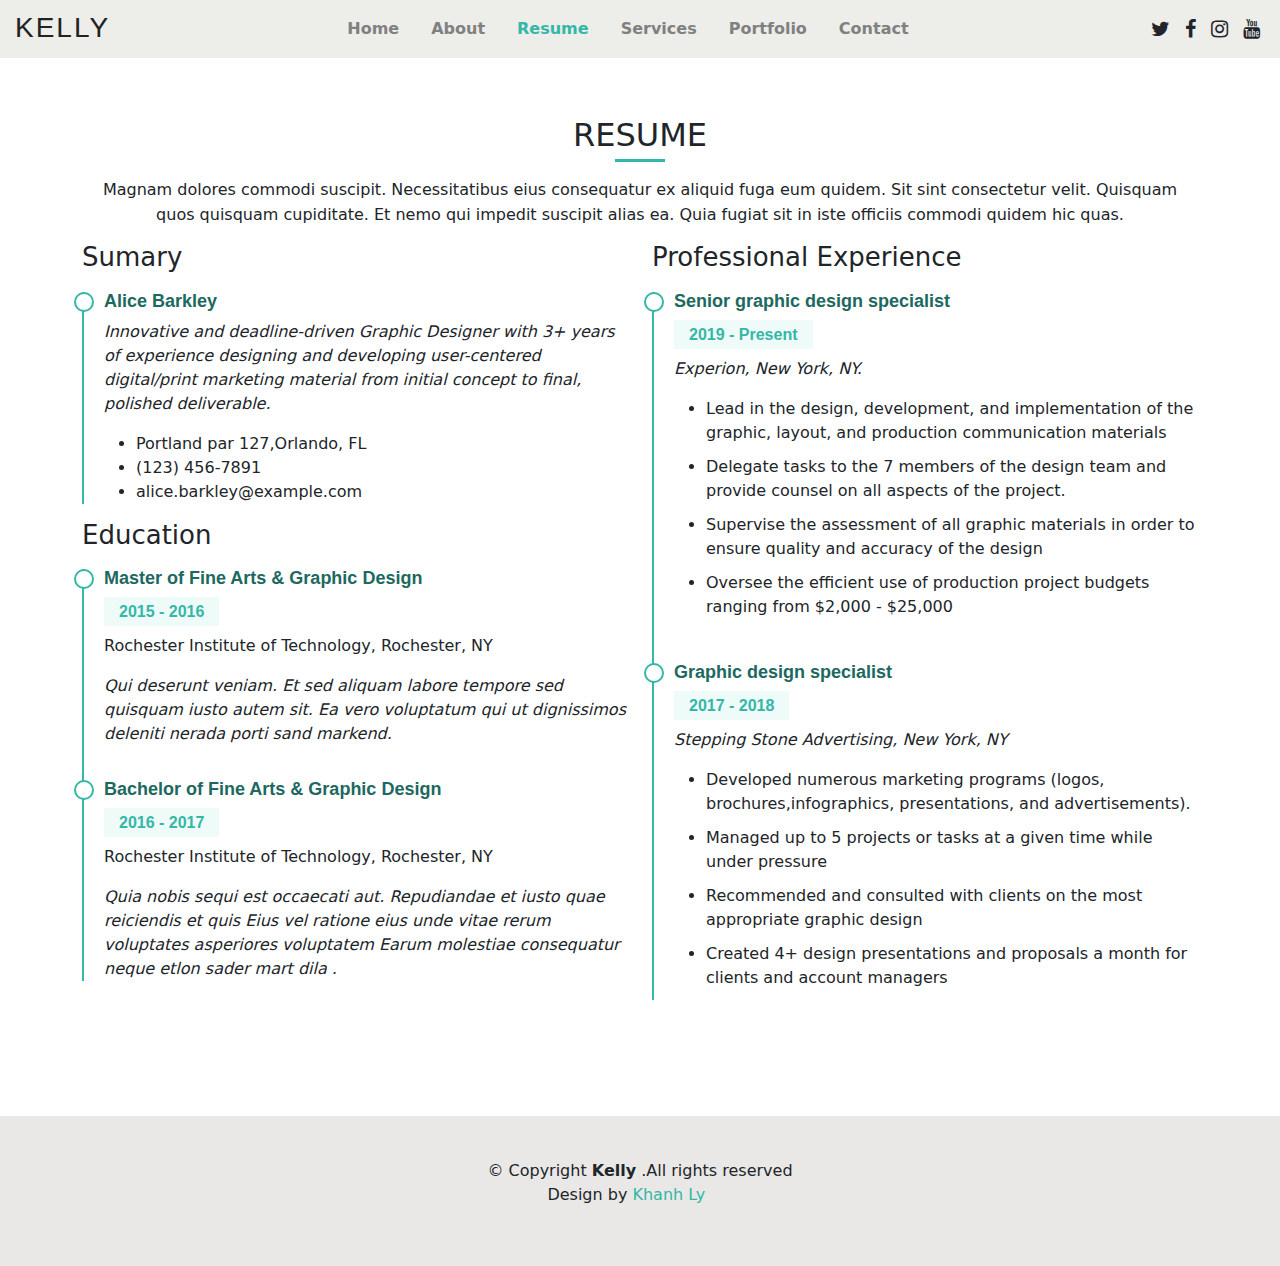
<file: Clone-web/Resume.html>
<!DOCTYPE html>
<html lang="en">
    <head>
        <meta charset="UTF-8" />
        <meta http-equiv="X-UA-Compatible" content="IE=edge" />
        <meta name="viewport" content="width=device-width, initial-scale=1.0" />
        <title>Document</title>
        <link href="https://cdn.jsdelivr.net/npm/bootstrap@5.1.3/dist/css/bootstrap.min.css" rel="stylesheet" />
        <script src="https://cdn.jsdelivr.net/npm/bootstrap@5.1.3/dist/js/bootstrap.bundle.min.js"></script>
        <link rel="stylesheet" href="source/font-awesome-4.7.0/css/font-awesome.min.css" />
        <link rel="stylesheet" href="style.css" />
        <script src="javascript.js"></script>
        <script>
            window.onload = () => {
                active('resume');
                active('resume2')
            };
        </script>
    </head>
    <body>
        <div class="container-fluid container-about">
            <header class="header">
                <div class="logo">
                    <a href="">KELLY</a>
                </div>
                <div class="navigation">
                    <ul class="nav justify-content-center">
                        <li class="nav-item">
                            <a class="nav-link" onclick="active('home')" id="home" href="index.html">Home</a>
                        </li>
                        <li class="nav-item">
                            <a class="nav-link" onclick="active('about')" id="about" href="about.html">About</a>
                        </li>
                        <li class="nav-item">
                            <a class="nav-link" onclick="active('resume')" id="resume" href="Resume.html">Resume</a>
                        </li>
                        <li class="nav-item">
                            <a class="nav-link" onclick="active('services')" id="services" href="Services.html"
                                >Services</a
                            >
                        </li>
                        <li class="nav-item">
                            <a class="nav-link" onclick="active('portfolio')" id="portfolio" href="portfolio.html"
                                >Portfolio</a
                            >
                        </li>
                        <li class="nav-item">
                            <a class="nav-link" onclick="active('contact')" id="contact" href="contact.html"">Contact</a>
                        </li>
                    </ul>
                </div>
                <div class="action">
                    <i class="fa fa-twitter"></i>
                    <i class="fa fa-facebook"></i>
                    <i class="fa fa-instagram"></i>
                    <i class="fa fa-youtube"></i>
                    <i class="fa fa-bars" onclick="openModel()"></i>
                </div>
            </header>
            <main class="main-about">
                <div class="container about">
                    <h2>RESUME</h2>
                    <span
                        >Magnam dolores commodi suscipit. Necessitatibus eius consequatur ex aliquid fuga eum quidem.
                        Sit sint consectetur velit. Quisquam quos quisquam cupiditate. Et nemo qui impedit suscipit
                        alias ea. Quia fugiat sit in iste officiis commodi quidem hic quas.</span
                    >
                </div>
                <div class="container resumes">
                    <div class="row resume">
                        <div class="col-lg-6 col-sm-6 col-12">
                            <h3>Sumary</h3>
                            <div class="wrrap pd-0">
                                <h4>Alice Barkley</h4>
                                <p>
                                    <em
                                        >Innovative and deadline-driven Graphic Designer with 3+ years of experience
                                        designing and developing user-centered digital/print marketing material from
                                        initial concept to final, polished deliverable.</em
                                    >
                                </p>
                                <ul>
                                    <li>Portland par 127,Orlando, FL</li>
                                    <li>(123) 456-7891</li>
                                    <li>alice.barkley@example.com</li>
                                </ul>
                            </div>
                            <h3>Education</h3>
                            <div class="wrrap">
                                <h4>Master of Fine Arts & Graphic Design</h4>
                                <h5>2015 - 2016</h5>
                                <p>Rochester Institute of Technology, Rochester, NY</p>
                                <p>
                                    <em
                                        >Qui deserunt veniam. Et sed aliquam labore tempore sed quisquam iusto autem
                                        sit. Ea vero voluptatum qui ut dignissimos deleniti nerada porti sand
                                        markend.</em
                                    >
                                </p>
                            </div>
                            <div class="wrrap pd-0">
                                <h4>Bachelor of Fine Arts & Graphic Design</h4>
                                <h5>2016 - 2017</h5>
                                <p>Rochester Institute of Technology, Rochester, NY</p>
                                <p>
                                    <em
                                        >Quia nobis sequi est occaecati aut. Repudiandae et iusto quae reiciendis et
                                        quis Eius vel ratione eius unde vitae rerum voluptates asperiores voluptatem
                                        Earum molestiae consequatur neque etlon sader mart dila .</em
                                    >
                                </p>
                            </div>
                        </div>
                        <div class="col-lg-6 col-sm-6 col-12">
                            <h3>Professional Experience</h3>
                            <div class="wrrap pd-1">
                                <h4>Senior graphic design specialist</h4>
                                <h5>2019 - Present</h5>
                                <p>
                                    <em>Experion, New York, NY.</em>
                                </p>
                                <ul>
                                    <li>
                                        Lead in the design, development, and implementation of the graphic, layout, and
                                        production communication materials
                                    </li>
                                    <li>
                                        Delegate tasks to the 7 members of the design team and provide counsel on all
                                        aspects of the project.
                                    </li>
                                    <li>
                                        Supervise the assessment of all graphic materials in order to ensure quality and
                                        accuracy of the design
                                    </li>
                                    <li>
                                        Oversee the efficient use of production project budgets ranging from $2,000 -
                                        $25,000
                                    </li>
                                </ul>
                            </div>
                            <div class="wrrap pd-0 pd-1">
                                <h4>Graphic design specialist</h4>
                                <h5>2017 - 2018</h5>
                                <p>
                                    <em>Stepping Stone Advertising, New York, NY</em>
                                </p>
                                <ul>
                                    <li>
                                        Developed numerous marketing programs (logos, brochures,infographics,
                                        presentations, and advertisements).
                                    </li>
                                    <li>Managed up to 5 projects or tasks at a given time while under pressure</li>
                                    <li>
                                        Recommended and consulted with clients on the most appropriate graphic design
                                    </li>
                                    <li>
                                        Created 4+ design presentations and proposals a month for clients and account
                                        managers
                                    </li>
                                </ul>
                            </div>
                        </div>
                    </div>
                </div>
            </main>
            <div class="arrow">
                <a href="#"><i class="fa fa-arrow-up"></i></a>
            </div>

            <div class="model1">
                <div class="close" onclick="closeModel()">X</div>
                <div class="bubble">
                    <ul class="nav justify-content-center">
                        <li class="nav-item">
                            <a class="nav-link" id="home2" href="index.html">Home</a>
                        </li>
                        <li class="nav-item">
                            <a class="nav-link" href="about.html">About</a>
                        </li>
                        <li class="nav-item">
                            <a class="nav-link" id="resume2" href="Resume.html">Resume</a>
                        </li>
                        <li class="nav-item">
                            <a class="nav-link" href="Services.html">Services</a>
                        </li>
                        <li class="nav-item">
                            <a class="nav-link" id="portfolio2" href="portfolio.html">Portfolio</a>
                        </li>
                        <li class="nav-item">
                            <a class="nav-link" href="contact.html">Contact</a>
                        </li>
                    </ul>
                </div>
            </div>
            <footer class="footer">
                <div class="f-content">
                    <span>&copy; Copyright <strong>Kelly</strong> .All rights reserved</span>
                    <p>Design by <span class="name"> Khanh Ly </span></p>
                </div>
            </footer>
        </div>
    </body>
</html>
</file>
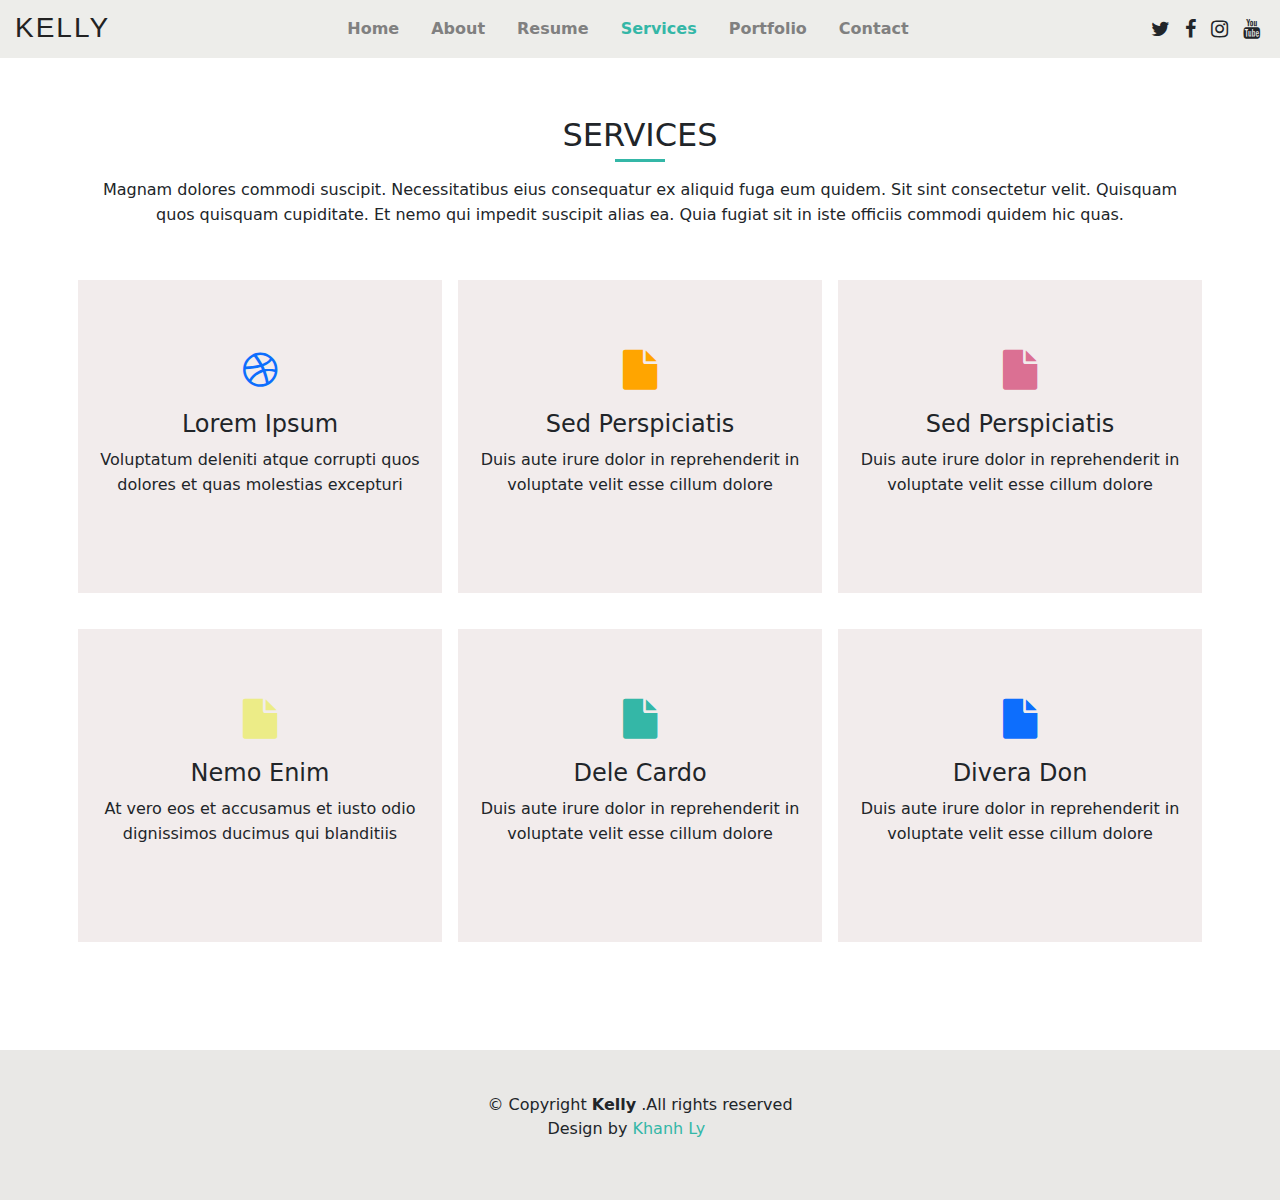
<file: Clone-web/Services.html>
<!DOCTYPE html>
<html lang="en">
    <head>
        <meta charset="UTF-8" />
        <meta http-equiv="X-UA-Compatible" content="IE=edge" />
        <meta name="viewport" content="width=device-width, initial-scale=1.0" />
        <title>Document</title>
        <link href="https://cdn.jsdelivr.net/npm/bootstrap@5.1.3/dist/css/bootstrap.min.css" rel="stylesheet" />
        <script src="https://cdn.jsdelivr.net/npm/bootstrap@5.1.3/dist/js/bootstrap.bundle.min.js"></script>
        <link rel="stylesheet" href="source/font-awesome-4.7.0/css/font-awesome.min.css" />
        <link rel="stylesheet" href="style.css" />
        <script src="javascript.js"></script>
        <script>
            window.onload = () => {
                active('services');
                active('services2');
            };
        </script>
    </head>
    <body>
        <div class="container-fluid container-about">
            <header class="header">
                <div class="logo">
                    <a href="">KELLY</a>
                </div>
                <div class="navigation">
                    <ul class="nav justify-content-center">
                        <li class="nav-item">
                            <a class="nav-link" onclick="active('home')" id="home" href="index.html">Home</a>
                        </li>
                        <li class="nav-item">
                            <a class="nav-link" onclick="active('about')" id="about" href="about.html">About</a>
                        </li>
                        <li class="nav-item">
                            <a class="nav-link" onclick="active('resume')" id="resume" href="Resume.html">Resume</a>
                        </li>
                        <li class="nav-item">
                            <a class="nav-link" onclick="active('services')" id="services" href="Services.html"
                                >Services</a
                            >
                        </li>
                        <li class="nav-item">
                            <a class="nav-link" onclick="active('portfolio')" id="portfolio" href="portfolio.html"
                                >Portfolio</a
                            >
                        </li>
                        <li class="nav-item">
                            <a class="nav-link" onclick="active('contact')" id="contact" href="#">Contact</a>
                        </li>
                    </ul>
                </div>
                <div class="action">
                    <i class="fa fa-twitter"></i>
                    <i class="fa fa-facebook"></i>
                    <i class="fa fa-instagram"></i>
                    <i class="fa fa-youtube"></i>
                    <i class="fa fa-bars" onclick="openModel()"></i>
                </div>
            </header>
            <main class="main-about">
                <div class="container about">
                    <h2>SERVICES</h2>
                    <span
                        >Magnam dolores commodi suscipit. Necessitatibus eius consequatur ex aliquid fuga eum quidem.
                        Sit sint consectetur velit. Quisquam quos quisquam cupiditate. Et nemo qui impedit suscipit
                        alias ea. Quia fugiat sit in iste officiis commodi quidem hic quas.</span
                    >
                    <div class="row services1">
                        <div class="col-lg-4 p-2">
                            <div class="icon">
                                <a href=""><i class="fa fa-dribbble logo1"></i> </a>
                                <h4>Lorem Ipsum</h4>
                                <p>Voluptatum deleniti atque corrupti quos dolores et quas molestias excepturi</p>
                            </div>
                        </div>

                        <div class="col-lg-4 p-2">
                            <div class="icon">
                                <a href=""><i class="fa fa-file logo2"></i> </a>
                                <h4>Sed Perspiciatis</h4>
                                <p>Duis aute irure dolor in reprehenderit in voluptate velit esse cillum dolore</p>
                            </div>
                        </div>
                        <div class="col-lg-4 p-2">
                            <div class="icon">
                                <a href=""> <i class="fa fa-file logo3"></i> </a>
                                <h4>Sed Perspiciatis</h4>
                                <p>Duis aute irure dolor in reprehenderit in voluptate velit esse cillum dolore</p>
                            </div>
                        </div>
                    </div>
                    <div class="row services2">
                        <div class="col-lg-4 p-2">
                            <div class="icon">
                                <a href=""><i class="fa fa-file logo4"></i></a>
                                <h4>Nemo Enim</h4>
                                <p>At vero eos et accusamus et iusto odio dignissimos ducimus qui blanditiis</p>
                            </div>
                        </div>

                        <div class="col-lg-4 p-2">
                            <div class="icon">
                                <a href=""><i class="fa fa-file logo5"></i> </a>
                                <h4>Dele Cardo</h4>
                                <p>Duis aute irure dolor in reprehenderit in voluptate velit esse cillum dolore</p>
                            </div>
                        </div>
                        <div class="col-lg-4 p-2">
                            <div class="icon">
                                <a href=""> <i class="fa fa-file logo6"></i> </a>
                                <h4>Divera Don</h4>
                                <p>Duis aute irure dolor in reprehenderit in voluptate velit esse cillum dolore</p>
                            </div>
                        </div>
                    </div>
                </div>
            </main>
            <div class="arrow">
                <a href="#"><i class="fa fa-arrow-up"></i></a>
            </div>

            <div class="model1">
                <div class="close" onclick="closeModel()">X</div>
                <div class="bubble">
                    <ul class="nav justify-content-center">
                        <li class="nav-item">
                            <a class="nav-link" id="home2" href="index.html">Home</a>
                        </li>
                        <li class="nav-item">
                            <a class="nav-link" href="about.html">About</a>
                        </li>
                        <li class="nav-item">
                            <a class="nav-link" href="Resume.html">Resume</a>
                        </li>
                        <li class="nav-item">
                            <a class="nav-link" id="services2" href="Services.html">Services</a>
                        </li>
                        <li class="nav-item">
                            <a class="nav-link" id="portfolio2" href="portfolio.html">Portfolio</a>
                        </li>
                        <li class="nav-item">
                            <a class="nav-link" href="contact.html">Contact</a>
                        </li>
                    </ul>
                </div>
            </div>
            <footer class="footer">
                <div class="f-content">
                    <span>&copy; Copyright <strong>Kelly</strong> .All rights reserved</span>
                    <p>Design by <span class="name"> Khanh Ly </span></p>
                </div>
            </footer>
        </div>
    </body>
</html>
</file>
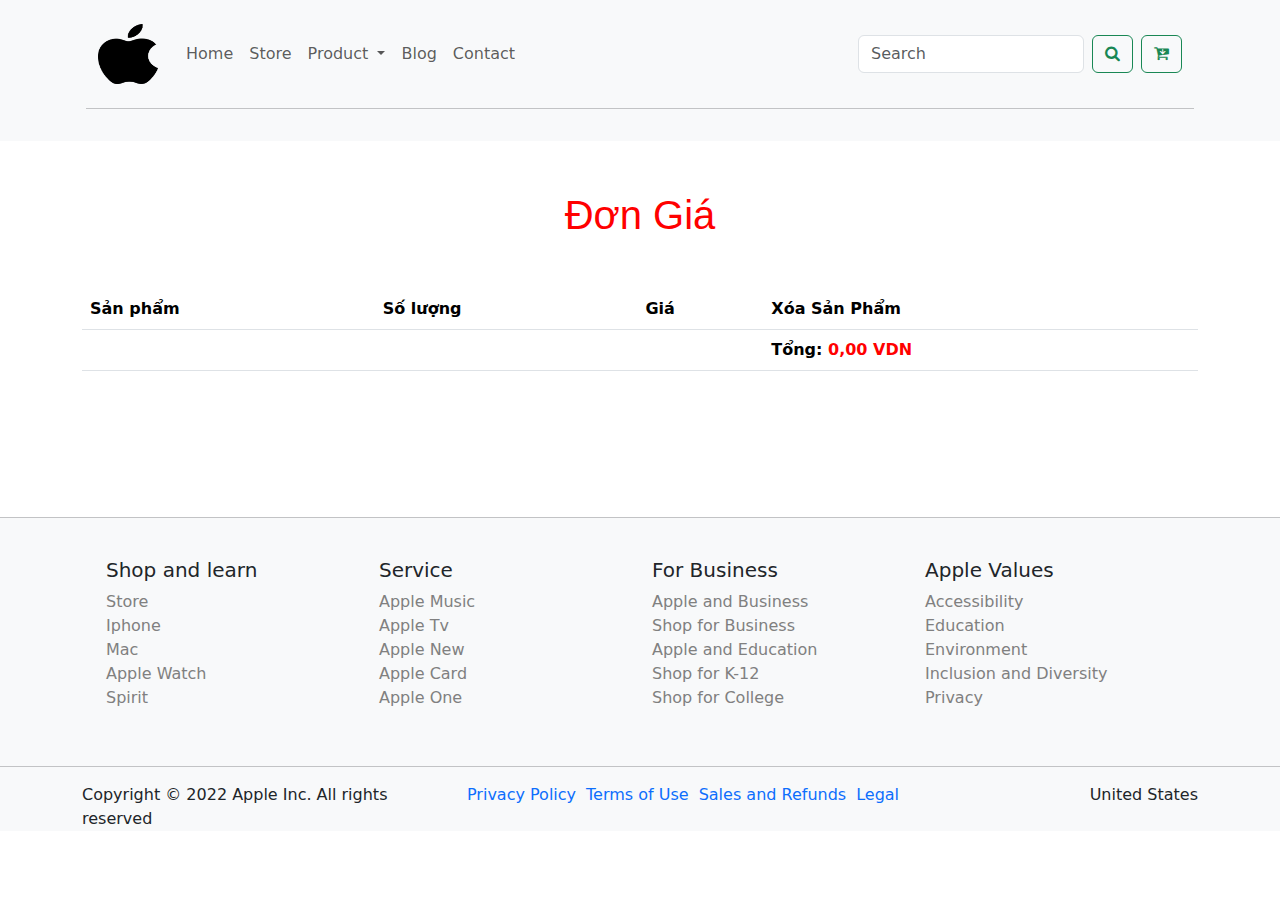
<file: Project apple/cart.html>
<!DOCTYPE html>
<html lang="en">
    <head>
        <meta charset="UTF-8" />
        <meta http-equiv="X-UA-Compatible" content="IE=edge" />
        <meta name="viewport" content="width=device-width, initial-scale=1.0" />
        <title>Cart</title>
        <link href="https://cdn.jsdelivr.net/npm/bootstrap@5.1.3/dist/css/bootstrap.min.css" rel="stylesheet" />
        <script src="https://cdn.jsdelivr.net/npm/bootstrap@5.1.3/dist/js/bootstrap.bundle.min.js"></script>
        <link rel="stylesheet" href="style.css" />
        <link rel="stylesheet" href="source/font-awesome-4.7.0/css/font-awesome.min.css" />
        <link rel="icon" href="image/Apple_logo_black.svg.png" />
        <script src="cart.js"></script>
        <script>
            window.onload = function () {
                showCart();
            };
        </script>
    </head>
    <body>
        <header class="header bg-light">
            <div class="container p-3">
                <nav class="navbar navbar-expand-lg navbar-light bg-light">
                    <!-- <a class="navbar-brand d-flex" href="#"><h1>Apple</h1></a> -->
                    <div class="container-fluid">
                        <a href="index.html"><img class="logo" src="image/Apple_logo_black.svg.png" alt="" /></a>
                        <button
                            class="navbar-toggler"
                            type="button"
                            data-bs-toggle="collapse"
                            data-bs-target="#navbarSupportedContent"
                            aria-controls="navbarSupportedContent"
                            aria-expanded="false"
                            aria-label="Toggle navigation"
                        >
                            <span class="navbar-toggler-icon"></span>
                        </button>
                        <div class="collapse navbar-collapse nav-mid" id="navbarSupportedContent">
                            <ul class="navbar-nav me-auto mb-2 mb-lg-0">
                                <li class="nav-item">
                                    <a class="nav-link" aria-current="page" href="index.html">Home</a>
                                </li>
                                <li class="nav-item">
                                    <a class="nav-link" href="#">Store</a>
                                </li>
                                <li class="nav-item dropdown">
                                    <a
                                        class="nav-link dropdown-toggle"
                                        href="#"
                                        id="navbarDropdown"
                                        role="button"
                                        data-bs-toggle="dropdown"
                                        aria-expanded="false"
                                    >
                                        Product
                                    </a>
                                    <ul class="dropdown-menu" aria-labelledby="navbarDropdown">
                                        <li><a class="dropdown-item" href="#">Iphone</a></li>
                                        <li><a class="dropdown-item" href="#">Macbook</a></li>
                                        <li><a class="dropdown-item" href="#">Watch</a></li>
                                        <li><a class="dropdown-item" href="#">Spirit</a></li>
                                    </ul>
                                </li>
                                <li class="nav-item">
                                    <a class="nav-link" href="#" tabindex="-1" aria-disabled="true">Blog</a>
                                </li>
                                <li class="nav-item">
                                    <a class="nav-link" href="#" tabindex="-1" aria-disabled="true">Contact</a>
                                </li>
                            </ul>
                            <form class="d-flex">
                                <input
                                    class="form-control me-2"
                                    type="search"
                                    placeholder="Search"
                                    aria-label="Search"
                                />
                                <button class="btn btn-outline-success me-2" type="submit">
                                    <i class="fa fa-search" aria-hidden="true"></i>
                                </button>
                                <button class="btn btn-outline-success" type="button" onclick="openCart()">
                                    <i class="fa fa-cart-arrow-down"></i>
                                </button>
                            </form>
                        </div>
                    </div>
                </nav>
                <hr />
            </div>
        </header>
        <main class="main" style="overflow: scroll">
            <div class="container">
                <div class="row">
                    <div class="col-sm-12 col-md-12">
                        <h1 style="text-align: center; margin-top: 50px; color: red; margin-bottom: 50px">Đơn Giá</h1>
                        <table class="table" style="margin-bottom: 130px">
                            <thead>
                                <tr>
                                    <th scope="col">Sản phẩm</th>
                                    <th scope="col">Số lượng</th>
                                    <th scope="col">Giá</th>
                                    <th scope="col">Xóa Sản Phẩm</th>
                                </tr>
                            </thead>
                            <tbody id="tbody"></tbody>
                            <tfoot>
                                <tr>
                                    <td></td>
                                    <td></td>
                                    <td></td>
                                    <td>
                                        <strong>Tổng: <span id="price" style="color: red"></span></strong>
                                    </td>
                                </tr>
                            </tfoot>
                        </table>
                    </div>
                </div>
            </div>
        </main>
        <footer class="footer bg-light">
            <hr />
            <div class="container">
                <div class="row p-4">
                    <div class="col-sm-3 col-footer">
                        <h5>Shop and learn</h5>
                        <ul>
                            <li><a href="">Store</a></li>
                            <li><a href="">Iphone</a></li>
                            <li><a href="">Mac</a></li>
                            <li><a href="">Apple Watch</a></li>
                            <li><a href="">Spirit</a></li>
                        </ul>
                    </div>
                    <div class="col-sm-3 col-footer">
                        <h5>Service</h5>
                        <ul>
                            <li><a href="">Apple Music</a></li>
                            <li><a href="">Apple Tv</a></li>
                            <li><a href="">Apple New</a></li>
                            <li><a href="">Apple Card</a></li>
                            <li><a href="">Apple One</a></li>
                        </ul>
                    </div>
                    <div class="col-sm-3 col-footer">
                        <h5>For Business</h5>
                        <ul>
                            <li><a href="">Apple and Business</a></li>
                            <li><a href="">Shop for Business</a></li>
                            <li><a href="">Apple and Education</a></li>
                            <li><a href="">Shop for K-12</a></li>
                            <li><a href="">Shop for College</a></li>
                        </ul>
                    </div>
                    <div class="col-sm-3 col-footer">
                        <h5>Apple Values</h5>
                        <ul>
                            <li><a href="">Accessibility</a></li>
                            <li><a href="">Education</a></li>
                            <li><a href="">Environment</a></li>
                            <li><a href="">Inclusion and Diversity</a></li>
                            <li><a href="">Privacy</a></li>
                        </ul>
                    </div>
                </div>
            </div>
            <hr />
            <div class="container">
                <div class="row">
                    <div class="col-sm-4">
                        <span>Copyright © 2022 Apple Inc. All rights reserved</span>
                    </div>
                    <div class="col-sm-5">
                        <nav class="nav nav-footer">
                            <a class="nav-link" aria-current="page" href="#">Privacy Policy</a>
                            <a class="nav-link" href="#">Terms of Use</a>
                            <a class="nav-link" href="#"> Sales and Refunds</a>
                            <a class="nav-link" href="#" tabindex="-1" aria-disabled="true">Legal</a>
                        </nav>
                    </div>
                    <div class="col-sm-3">
                        <span style="float: right">United States</span>
                    </div>
                </div>
            </div>
        </footer>
    </body>
</html>
</file>
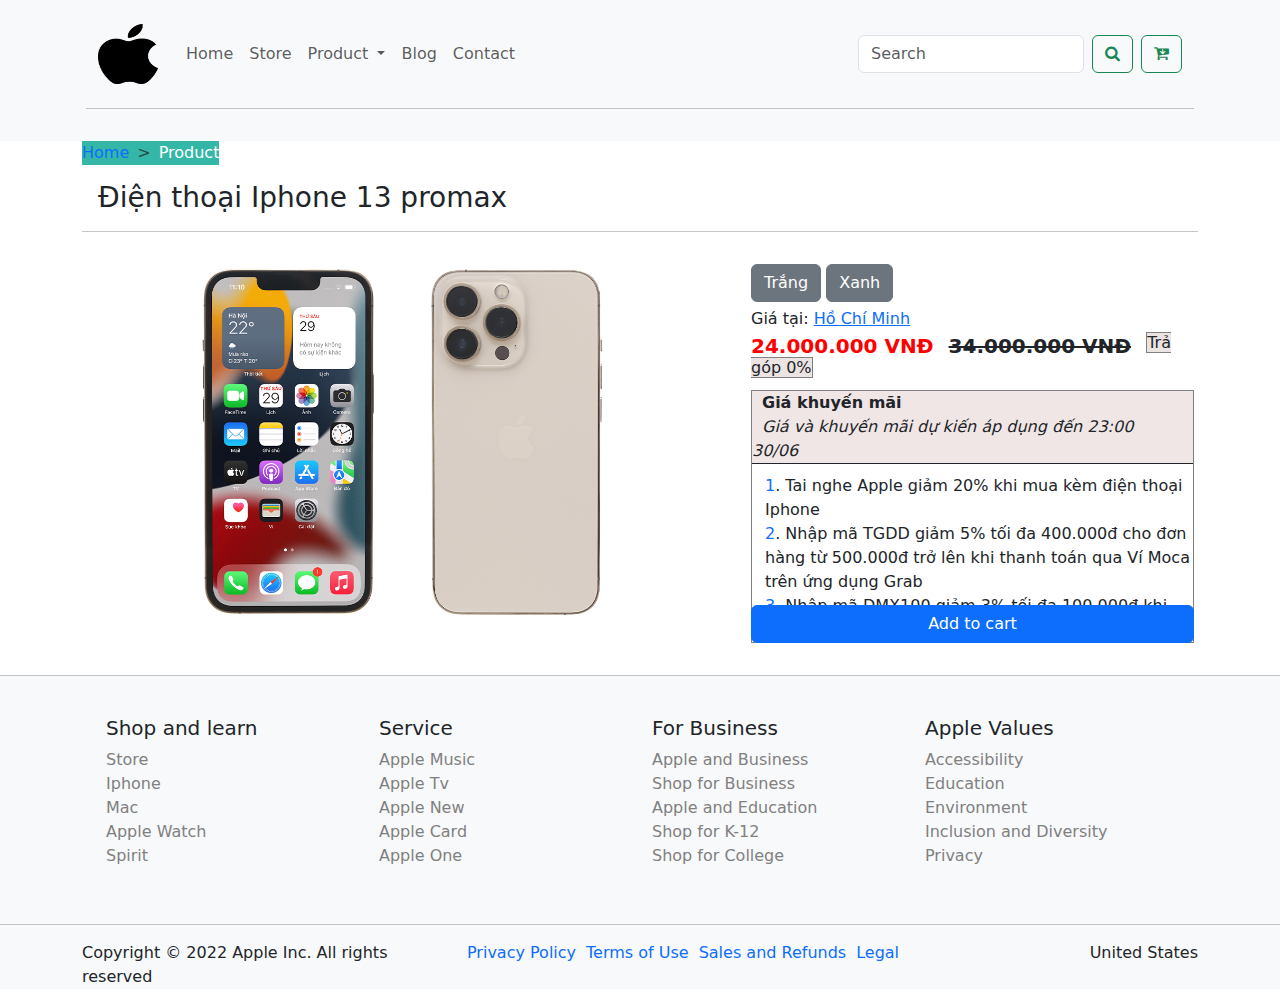
<file: Project apple/product.html>
<!DOCTYPE html>
<html lang="en">
    <head>
        <meta charset="UTF-8" />
        <meta http-equiv="X-UA-Compatible" content="IE=edge" />
        <meta name="viewport" content="width=device-width, initial-scale=1.0" />
        <title>Product</title>
        <link href="https://cdn.jsdelivr.net/npm/bootstrap@5.1.3/dist/css/bootstrap.min.css" rel="stylesheet" />
        <script src="https://cdn.jsdelivr.net/npm/bootstrap@5.1.3/dist/js/bootstrap.bundle.min.js"></script>
        <link rel="stylesheet" href="style.css" />
        <link rel="stylesheet" href="source/font-awesome-4.7.0/css/font-awesome.min.css" />
        <link rel="icon" href="image/Apple_logo_black.svg.png" />
        <script src="cart.js"></script>
        <script></script>
    </head>
    <body>
        <header class="header bg-light">
            <div class="container p-3">
                <nav class="navbar navbar-expand-lg navbar-light bg-light">
                    <!-- <a class="navbar-brand d-flex" href="#"><h1>Apple</h1></a> -->
                    <div class="container-fluid">
                        <a href=""><img class="logo" src="image/Apple_logo_black.svg.png" alt="" /></a>
                        <button
                            class="navbar-toggler"
                            type="button"
                            data-bs-toggle="collapse"
                            data-bs-target="#navbarSupportedContent"
                            aria-controls="navbarSupportedContent"
                            aria-expanded="false"
                            aria-label="Toggle navigation"
                        >
                            <span class="navbar-toggler-icon"></span>
                        </button>
                        <div class="collapse navbar-collapse nav-mid" id="navbarSupportedContent">
                            <ul class="navbar-nav me-auto mb-2 mb-lg-0">
                                <li class="nav-item">
                                    <a class="nav-link" aria-current="page" href="index.html">Home</a>
                                </li>
                                <li class="nav-item">
                                    <a class="nav-link" href="#">Store</a>
                                </li>
                                <li class="nav-item dropdown">
                                    <a
                                        class="nav-link dropdown-toggle"
                                        href="#"
                                        id="navbarDropdown"
                                        role="button"
                                        data-bs-toggle="dropdown"
                                        aria-expanded="false"
                                    >
                                        Product
                                    </a>
                                    <ul class="dropdown-menu" aria-labelledby="navbarDropdown">
                                        <li><a class="dropdown-item" href="#">Iphone</a></li>
                                        <li><a class="dropdown-item" href="#">Macbook</a></li>
                                        <li><a class="dropdown-item" href="#">Watch</a></li>
                                        <li><a class="dropdown-item" href="#">Spirit</a></li>
                                    </ul>
                                </li>
                                <li class="nav-item">
                                    <a class="nav-link" href="#" tabindex="-1" aria-disabled="true">Blog</a>
                                </li>
                                <li class="nav-item">
                                    <a class="nav-link" href="#" tabindex="-1" aria-disabled="true">Contact</a>
                                </li>
                            </ul>
                            <form class="d-flex">
                                <input
                                    class="form-control me-2"
                                    type="search"
                                    placeholder="Search"
                                    aria-label="Search"
                                />
                                <button class="btn btn-outline-success me-2" type="submit">
                                    <i class="fa fa-search" aria-hidden="true"></i>
                                </button>
                                <button class="btn btn-outline-success" type="button" onclick="openCart()">
                                    <i class="fa fa-cart-arrow-down"></i>
                                </button>
                            </form>
                        </div>
                    </div>
                </nav>
                <hr />
            </div>
        </header>
        <main class="main">
            <div class="container">
                <nav style="--bs-breadcrumb-divider: '>'" aria-label="breadcrumb">
                    <ol class="breadcrumb">
                        <li class="breadcrumb-item active">
                            <a style="text-decoration: none" href="index.html">Home</a>
                        </li>
                        <li class="breadcrumb-item active">Product</li>
                    </ol>
                </nav>
                <h3 class="m-3">Điện thoại Iphone 13 promax</h3>
                <hr />
                <div class="row">
                    <div class="col-sm-7 p-3">
                        <img
                            src="image/product/iphone-13-pro1.jpg"
                            id="img-color"
                            style="width: 85%; display: block; margin-left: auto; margin-right: auto"
                            alt=""
                        />
                    </div>
                    <div class="col-sm-5 p-3" style="position: relative">
                        <button class="btn btn-secondary" onclick="changeProduct('trang')">Trắng</button>
                        <button class="btn btn-secondary" id="black" onclick="changeProduct('xanh')">Xanh</button>
                        <br />
                        <span style="position: relative; top: 5px">Giá tại: <a href="">Hồ Chí Minh</a></span>
                        <span style="position: relative; top: 5px"
                            ><br /><span style="color: red; font-size: 20px; font-weight: bold" id="price"
                                >24.000.000 VNĐ</span
                            ></span
                        >
                        <span
                            style="position: relative; top: 5px; font-size: 20px; font-weight: bold; padding-left: 10px"
                            ><del id="priceSale"> 34.000.000 VNĐ</del></span
                        >
                        <span style="border: 1px solid gray; background: rgb(236, 227, 227); margin-left: 10px"
                            >Trả góp 0%</span
                        >
                        <br />
                        <div class="table-sale" style="border: 1px solid gray; margin-top: 10px">
                            <div class="title" style="border-bottom: 1px solid; background: rgb(241, 230, 230)">
                                <span style="font-weight: bold; padding: 10px">Giá khuyến mãi</span><br />
                                <i style="padding: 10px">Giá và khuyến mãi dự kiến áp dụng đến 23:00 30/06</i>
                            </div>
                            <div class="content" style="padding-top: 10px">
                                <span>
                                    <a href="" style="text-decoration: none">1</a>. Tai nghe Apple giảm 20% khi mua kèm
                                    điện thoại Iphone </span
                                ><br />
                                <span>
                                    <a href="" style="text-decoration: none">2</a>. Nhập mã TGDD giảm 5% tối đa 400.000đ
                                    cho đơn hàng từ 500.000đ trở lên khi thanh toán qua Ví Moca trên ứng dụng Grab </span
                                ><br />
                                <span>
                                    <a href="" style="text-decoration: none">3</a>. Nhập mã DMX100 giảm 3% tối đa
                                    100.000đ khi thanh toán quét QR code qua App của ngân hàng
                                </span>
                            </div>
                        </div>
                        <button
                            class="btn btn-primary position-absolute fixed-bottom m-3"
                            id="sp1"
                            onclick="addCart('sp1')"
                        >
                            Add to cart
                        </button>
                    </div>
                </div>
            </div>
        </main>
        <footer class="footer bg-light">
            <hr />
            <div class="container">
                <div class="row p-4">
                    <div class="col-sm-3 col-footer">
                        <h5>Shop and learn</h5>
                        <ul>
                            <li><a href="">Store</a></li>
                            <li><a href="">Iphone</a></li>
                            <li><a href="">Mac</a></li>
                            <li><a href="">Apple Watch</a></li>
                            <li><a href="">Spirit</a></li>
                        </ul>
                    </div>
                    <div class="col-sm-3 col-footer">
                        <h5>Service</h5>
                        <ul>
                            <li><a href="">Apple Music</a></li>
                            <li><a href="">Apple Tv</a></li>
                            <li><a href="">Apple New</a></li>
                            <li><a href="">Apple Card</a></li>
                            <li><a href="">Apple One</a></li>
                        </ul>
                    </div>
                    <div class="col-sm-3 col-footer">
                        <h5>For Business</h5>
                        <ul>
                            <li><a href="">Apple and Business</a></li>
                            <li><a href="">Shop for Business</a></li>
                            <li><a href="">Apple and Education</a></li>
                            <li><a href="">Shop for K-12</a></li>
                            <li><a href="">Shop for College</a></li>
                        </ul>
                    </div>
                    <div class="col-sm-3 col-footer">
                        <h5>Apple Values</h5>
                        <ul>
                            <li><a href="">Accessibility</a></li>
                            <li><a href="">Education</a></li>
                            <li><a href="">Environment</a></li>
                            <li><a href="">Inclusion and Diversity</a></li>
                            <li><a href="">Privacy</a></li>
                        </ul>
                    </div>
                </div>
            </div>
            <hr />
            <div class="container">
                <div class="row">
                    <div class="col-sm-4">
                        <span>Copyright © 2022 Apple Inc. All rights reserved</span>
                    </div>
                    <div class="col-sm-5">
                        <nav class="nav nav-footer">
                            <a class="nav-link" aria-current="page" href="#">Privacy Policy</a>
                            <a class="nav-link" href="#">Terms of Use</a>
                            <a class="nav-link" href="#"> Sales and Refunds</a>
                            <a class="nav-link" href="#" tabindex="-1" aria-disabled="true">Legal</a>
                        </nav>
                    </div>
                    <div class="col-sm-3">
                        <span style="float: right">United States</span>
                    </div>
                </div>
            </div>
        </footer>
    </body>
</html>
</file>
<file: Clone-8yo/style.css>
* {
    margin: 0;
    padding: 0;
    box-sizing: border-box;
}

.freeship {
    background: #4889c9;
    height: 32px;
    color: white;
    padding: 5px 0 8px 0;
    text-transform: uppercase;
    font-size: 12px;
    text-align: center;
}

/* header */

.wrrap-logo-menu {
    display: flex;
}

.header-wrrap {
    display: flex;
    justify-content: center;
    align-items: center;
    background: white;
}

.header-wrrap-content {
    height: 90px;
    width: 85%;
    display: flex;
    padding: 10px;
    justify-content: space-between;
}

.logo {
    height: 100%;
    max-width: 100%;
}

.wrrap-search {
    display: flex;
    align-items: center;
    height: 60%;
    align-self: center;
    margin-left: 150px;
    width: 70%;
}

.wrrap-search i {
    font-size: 20px;
    position: absolute;
    right: 31%;
}

.wrrap-search i:hover {
    color: lightblue;
}

.wrrap-search input {
    padding-left: 10px;
    height: 90%;
    width: 80%;
    position: relative;
}

.menu {
    font-size: 28px;
    display: flex;
    align-items: center;
    justify-content: center;
    padding-right: 30px;
}

.menu:hover {
    opacity: 0.8;
    cursor: pointer;
}

.wrrap-cart-user {
    display: flex;
    margin-top: 10px;
}

.cart {
    /* display: flex;
    flex-direction: column;
    position: relative;
    top: 13px; */
    display: flex;
    flex-direction: column;
    line-height: 30px;
}

.user {
    display: flex;
    flex-direction: column;
    width: 100px;
    line-height: 30px;
}

.btn-cart {
    font-size: 25px;

    position: relative;
}

.btn-user {
    font-size: 25px;
    left: 27%;
    position: relative;
}

.wrrap-navigation {
    height: 60px;
    background: rgb(232, 232, 232);
    display: flex;
    align-items: center;
    justify-content: center;
}

.navigation {
    width: 85%;
}

.navigation ul {
    display: flex;
    align-items: center;
    justify-content: center;
}

.navigation ul li {
    list-style-type: none;
    margin-top: 15px;
    font-size: 14px;
    margin-right: 10px;
}

.navigation ul li a {
    text-decoration: none;
    padding: 10px 40px;
    background: white;
    border-radius: 5px;
    display: flex;
    cursor: pointer;
}

.navigation ul li a:hover {
    opacity: 0.5;
}

/* body */

.body {
    width: 100%;
    display: flex;
    align-items: center;
    justify-content: center;
    flex-direction: column;
    padding-bottom: 50px;
}

.body img {
    width: 85%;
    margin-top: 10px;
}

.wrrap-body {
    height: 90%;
    background: #f5f8fd;
}

.wrrap-body h2 {
    background: #4889c9;
    width: 50%;
    text-align: center;
    margin: 30px 0;
    border-radius: 50px;
    padding: 10px;
    color: white;
}

.price-del {
    text-decoration: line-through;
    color: #878c8f;
    padding-left: 5px;
}

.card-text {
    padding-top: 10px;
}

.card a {
    cursor: pointer;
}

.card img {
    margin: 0;
}

.sale {
    position: absolute;

    background: red;
    font-size: 12px;
    padding: 2px 5px;
    color: white;
    margin: 10px 0 0 5px;
}

.new-product {
    display: flex;
    align-items: center;
    justify-content: center;
}

.new-product img:hover {
    animation-name: product;
    animation-duration: 1s;
    animation-timing-function: ease-in-out;
    animation-fill-mode: forwards;
}

/* footer */

.wrrap-footer {
    display: flex;
    padding-top: 50px;
    font-size: 14px;
}

.wrrap-footer h4 {
    font-weight: 500;
    font-size: 20px;
}

.wrrap-content-footer {
    width: 50%;
}

.footer {
    width: 100%;
}

.content2 {
    padding-top: 40px;
}

.content2 ul li {
    list-style-type: none;
}

.footerInfo-hline {
    display: flex;
    padding-bottom: 30px;
}

.box-icon i {
    font-size: 40px;
    padding: 10px;
}

.box-content span {
    font-size: 22px;
}

.box-icon,
.box-content,
.footerInfo-hline {
    height: 40%;
}

.box-content u {
    font-size: 13px;
}

.end {
    padding-bottom: 20px;
    text-align: center;
}

.active {
    background: black !important;
    color: white;
}

/* model */

.model {
    position: fixed;
    top: 0;
    bottom: 0;
    left: 0;
    right: 0;
    background: black;
    opacity: 0.9;
    z-index: 1;
    display: flex;
    align-items: center;
    justify-content: center;
    flex-direction: column;
    display: none;
}

.wrrap-menu {
    width: 75%;
    height: 70%;
    background: white;
    border-radius: 5px;
    padding: 30px 0 0 30px;
}

.wrrap-menu ul {
    line-height: 30px;
}

.wrrap-menu ul li {
    list-style-type: none;
}

.wrrap-menu ul li a {
    text-decoration: none;
    color: black;
    font-weight: 600;
}

.close {
    color: white;
    font-size: 30px;
    left: 24%;
    position: relative;
}

.ul {
    display: none;
}

.wrrap-menu ul li a:hover {
    color: lightblue;
}

/* product */
.link {
    margin: 20px 0 20px 0;
}

.link a {
    text-decoration: none;
    color: #252a2b;
    font-size: 15px;
}

.link a:hover {
    color: lightblue;
}

.color {
    width: 40px;
    height: 40px;
    background: black;
    margin: 5px;
    border-radius: 50px;
}

.White {
    background: white;
}

.Green {
    background: #024d3d;
}

.active-color {
    border: 3px solid rgb(174, 166, 166);
}

.size {
    margin: 5px;
    border: 1px solid black;
    padding: 3px 30px;
    border-radius: 5px;
}

.active-size {
    background: rgb(224, 222, 222);
    border-color: blue;
}

.button {
    width: 40px;
    height: 40px;
}

#value {
    width: 40%;
    height: 40px;
    text-align: center;
}

.wrrap-input {
    width: 30%;
}

.addCart {
    width: 80%;
}

.gio {
    height: 40px;
    width: 100%;
    color: white;
    border-color: red;
    background: red;
    font-weight: 600;
    font-size: 15px;
    border: 1px solid black;
}

.gio:hover {
    background: white;
    color: black;
}

.wrrap-price {
    margin: 20px 0 20px 0;
}

.wrrap-color {
    margin-bottom: 10px;
}

.img-product {
    position: sticky;
    top: 70px;
    padding-bottom: 20px;
    height: 550px;
    width: 95%;
}

/* slide */
.slide {
    display: flex;
    margin-bottom: 20px;
    margin-top: 20px;
    width: 1400px;
}

.wrrap-slide {
    overflow: hidden;
}

/* .img {
    height: 550px;
    width: 95%;
} */

@keyframes product {
    25% {
        opacity: 0.5;
    }
    100% {
        opacity: 1;
    }
}

.table img {
    width: 100px;
}

.table td {
    position: relative;
}

.table button {
    position: absolute;
    left: -10%;
    border-radius: 50%;
    border: none;
}

.table button span {
    position: absolute;
    top: -12%;
    font-size: 11px;
    left: 5%;
    opacity: 0.7;
}

.note textarea {
    height: 100px;
    width: 100%;
    border-color: #4889c9;
}

.phivc button:hover {
    opacity: 0.5;
}

.tableSize .row img {
    width: 100%;
}

@media (max-width: 768px) {
    .wrrap-search {
        display: none;
    }

    .navigation ul li a {
        font-size: 12px;
        padding: 15px 15px;
    }

    #page {
        display: none;
    }
}

@media (max-width: 400px) {
    .wrrap-search {
        display: none;
    }
    .text-user {
        display: none;
    }
    .text-shop {
        display: none;
    }
    #gt {
        display: none;
    }
    #ins {
        display: none;
    }
    .navigation ul li a {
        font-size: 9px !important;
        padding: 15px 10px !important;
    }
    .user {
        position: relative;
        top: 10px;
        left: 20px;
    }
    .cart {
        position: relative;
        top: 10px;
    }
    .body h2 {
        font-size: 14px;
    }
    .wrrap-menu ul {
        margin: 0;
        padding: 0;
    }
    .wrrap-input-add {
        position: fixed;
        bottom: 0;
        left: 0;
        right: 0;
        z-index: 9999;
        margin: auto;
        height: 60px;
        align-items: center;
        justify-content: center;
    }
    .wrrap-input {
        width: 40%;
    }
    .button {
        width: 40px;
    }
    #value {
        width: 30px !important;
    }
    .cart-8 {
        width: 100% !important;
    }
    .cart-4 {
        margin-left: 0px !important;
    }
    .img-product {
        height: 420px !important;
    }
}
</file>
<file: Clone-web/style.css>
.container-fluid {
    padding: 0;
}

* {
    margin: 0;
    padding: 0;
    box-sizing: border-box;
}

.header {
    display: flex;
    justify-content: space-between;
    height: 58px;
    background: #ededea;
    align-items: center;
    padding: 15px 15px;
    width: 100%;
}

.header li a:hover {
    color: black;
    text-decoration: line-through;
}

.logo a {
    font-size: 28px;
    font-weight: 400;
    line-height: 1;
    letter-spacing: 2px;
    text-decoration: none;
    color: #222222;
    font-family: 'Raleway', sans-serif;
}

.action i {
    padding: 5px;
    font-size: 20px;
}

.action i:hover {
    color: rgb(104, 210, 245);
}

.navigation ul li a {
    color: gray;
    font-weight: 600;
}

.action .fa-bars {
    display: none;
}

.content {
    background-image: url('hero-bg.jpg');
    width: 100%;
    height: 100vh;
    background-size: cover;
    background-position-x: right;
    background-position-y: top;
}

.model {
    position: fixed;
    top: 0;
    bottom: 0;
    left: 0;
    right: 0;
    display: flex;
    justify-content: center;
    align-items: center;
    margin-top: 58px;
}

.model h1 {
    font-size: 28px;
    line-height: 36px;
}

.model h2 {
    font-size: 18px;
    line-height: 24px;
    color: #6f6f6f;
}

.cmodel a {
    position: relative;
    top: 20px;
    border: 1px solid;
    border-radius: 50px;
    padding: 14px 40px;
    background: #34b7a7;
    text-decoration: none;
    letter-spacing: 1px;
    color: #fff;
}

.model1 {
    position: fixed;
    top: 0;
    bottom: 0;
    left: 0;
    right: 0;
    background: rgba(9, 9, 9, 0.9);
    display: flex;
    justify-content: center;
    align-items: center;
    flex-direction: column;
    display: none;
}

.bubble {
    height: 600px;
    width: 95%;
    background: white;
}

.bubble ul {
    display: flex;
    flex-direction: column;
    padding-top: 20px;
    padding-left: 20px;
}

.bubble ul li a {
    color: black;
}

.bubble ul li a:hover {
    text-decoration: underline;

    text-decoration: line-through;
}

.close {
    color: white;
    font-size: 30px;
    /* display: flex;
    justify-content: left;
    float: right; */
    position: absolute;
}

.cmodel {
    flex-direction: column;
    margin-top: -100px;
    text-align: center;
}

.footer {
    height: 150px;
    width: 100%;
    background: white;
    margin-top: 100px;
}

/* ABOUT */

.container-about {
    display: flex;
    flex-direction: column;
}

.about {
    width: 100%;
    text-align: center;
    position: relative;
    line-height: 25px;
}

.about h2::after {
    content: '';
    position: absolute;
    height: 3px;
    width: 50px;
    background: #34b7a7;
    display: block;
    margin-top: 5px;
    left: calc(50% - 25px);
}

.about span {
    position: relative;
    top: 15px;
}

.about-profile {
    margin-top: 30px;
}

.about-profile img {
    max-width: 100%;
    text-align: center;
}

.about-profile h3 {
    font-weight: 700px;
    font-size: 26px;
    color: #555555;
}

.about-profile span {
    color: #555555;
    font-style: italic !important;
    line-height: 30px;
}

.about-profile ul li {
    list-style-type: none;
    font-size: 22px;
    padding-bottom: 10px;
    position: relative;
    left: -29px;
}

.about-profile ul {
    margin-top: 10px;
}

.main-about {
    margin-top: 58px;
    height: 100%;
}

.progress {
    margin-top: 10px;
    height: 10px;
}

.progress-bar {
    background-color: #34b7a7;
}

.skills {
    margin-top: 58px;
}

.skill {
    height: 20px;
}

.skill .val1 {
    float: left;
}

.skill .val2 {
    float: right;
}

.sk {
    margin-top: 30px;
}

.facts {
    margin-top: 58px;
}

.fact {
    margin-top: 40px;
}

.fact span {
    color: #34b7a7;
}

.fact span {
    font-size: 48px;
    padding: 20px 0;
}

.fact p {
    padding-top: 20px;
    color: #555555;
}

.footer {
    background: #e9e8e6;
    display: flex;
    justify-content: center;
    align-items: center;
}

.footer p {
    position: relative;
    left: 60px;
}

.footer .name {
    color: #34b7a7;
}

/* arrow */

.arrow {
    margin: 25px;
    position: fixed;
    bottom: 0;
    right: 0;
    float: right;
    display: none;
}

.arrow i {
    font-size: 30px;
    padding: 10px;
    border-radius: 50%;
    border: 1px solid;
    background-color: #34b7a7;
}

.arrow a {
    color: #222222;
}

.arrow i:hover {
    opacity: 0.8;
}

/* Resune */

.wrrap {
    position: relative;
    border-left: 2px solid #34b7a7;
    margin-top: -2px;
    padding: 0 0 20px 20px;
    /* padding-bottom: 0; */
}

.pd-0 {
    padding-bottom: 0;
}

.wrrap h5 {
    display: inline-block;
    font-size: 16px;
    background: #effbf9;
    padding: 5px 15px;
    font-family: 'Raleway', sans-serif !important;
    font-weight: 600;
    color: #34b7a7;
}

.resume h3 {
    font-size: 26px;
    font-weight: 400;
    margin-bottom: 20px;
}

.wrrap h4 {
    font-size: 18px;
    color: #1d685f;
    font-weight: 600;
    font-family: 'Poppins', sans-serif;
    margin-bottom: 10px;
    line-height: 18px;
}

.wrrap h4::before {
    content: '';
    height: 20px;
    width: 20px;
    position: absolute;
    border: 2px solid #34b7a7;
    left: -10.5px;
    background: white;
    border-radius: 50%;
}

.resumes {
    margin-top: 30px;
}

.pd-1 ul li {
    padding-bottom: 10px;
}

.icon {
    padding: 70px 20px 80px 20px;
    background: rgb(242, 236, 236);
}

.icon i {
    font-size: 40px;
}

.services1 {
    padding-top: 60px;
}

.services2 {
    padding-top: 20px;
}

.icon .logo1,
.logo2,
.logo3,
.logo4,
.logo5,
.logo6 {
    padding-bottom: 20px;
}

.logo2 {
    color: orange;
}

.logo3 {
    color: palevioletred;
}

.logo4 {
    color: rgb(236, 236, 135);
}

.logo5 {
    color: #34b7a7;
}

/* portfolio */

.portfolio {
    display: flex;
    justify-content: center;
    margin-top: 40px;
}

.portfolio ul li {
    display: inline;
}

.portfolio ul li a {
    text-decoration: none;
    color: #222222;
    border-radius: 50px;
    font-size: 16px;
    cursor: pointer;

    padding: 8px 16px 10px 16px;

    outline: none;
}

.portfolio-info img {
    max-width: 100%;
    height: auto;
}

.portfolio-info {
    transition: all 0.3s ease-in-out;
}

.element_img {
    margin-bottom: 20px;
    margin-top: 10px;
}

/* contact */

.contact {
    margin-top: 30px;
}

.contact .wrrap {
    display: flex;
}

.input {
    width: 100%;
    height: 44px;
    padding-left: 10px;
    margin-bottom: 20px;
}

.textarea {
    width: 100%;
    height: 120px;
    padding-left: 10px;
    margin-bottom: 20px;
}

.submit {
    display: flex;
    justify-content: center;
    align-items: center;
}

.submit button {
    padding: 10px 30px 12px 30px;
    background: #34b7a7;
    color: #fff;
    border: none;
    border-radius: 20px;
}

.contact .wrrap i {
    font-size: 25px;
    color: #34b7a7;
    height: 50px;
    width: 50px;
    background: #fff;
    border: 1px solid;
    border-radius: 50px;
    display: flex;
    justify-content: center;
    align-items: center;
    margin-right: 20px;
}

.active2 {
    background: #34b7a7 !important;
    color: white !important;
}

@media screen and (max-width: 768px) {
    .navigation {
        display: none;
    }
    .action {
        display: flex;
    }
    .action .fa-bars {
        display: block;
    }
    .close {
        position: relative;
        left: 200px;
    }
}

@media screen and (max-width: 400px) {
    .navigation {
        display: none;
    }
    .action {
        display: flex;
    }
    .action .fa-bars {
        display: block;
    }
    .close {
        /* left: 140px;
        position: absolute; */
        width: 46%;
    }
    .content {
        opacity: 0.5;
    }
    /* .action {
            position: relative;
            right: -48px;
        } */
}
</file>
<file: Project apple/style.css>
.header {
    /* height: 800px; */
    height: 10%;
    width: 100%;
}

h1 {
    font-family: Arial, Helvetica, sans-serif;
}

.logo {
    height: 60px;
    width: 60px;
    margin-right: 20px;
}

.img-carousel {
    height: 650px;
    width: 100%;
}

/* body */
.main {
    height: 80%;
}

.a-logo {
    text-decoration: none;
    color: black;
    text-align: center;
}

.nav-main a {
    /* border-right: 1px solid gray; */
    padding: 3px 19px 3px 19px;
    margin-right: 20px;
    color: black;
    border-radius: 50px;
}

.nav-main a:last-child {
    border-right: none;
}

.price {
    margin-bottom: 10px;
    color: red;
}

.content {
    margin-left: 13px;
}

.gach {
    height: 5px;
    width: 90px;
    background-color: #34b7a7;
    display: block;
    margin-left: auto;
    margin-right: auto;
    margin-top: -16px;
    margin-bottom: 20px;
}

.time-sale {
    height: 30%;
    width: 100%;
}

.sale {
    margin-top: 40px;
}

.sale ul li {
    list-style-type: none;
    display: inline-block;
    border: 1px solid black;
    padding: 20px;
    padding-top: 10px;
    font-size: 35px;
    color: red;
    margin-right: 3px;
    margin-top: 5px;
    font-weight: 600;
    background: white;
    border-radius: 50%;
    /* max-height: 120px;
    max-width: 80px; */
    width: 90px;
    height: 90px;
    line-height: 33px;
}
.sale ul {
    margin: 0;
    padding: 0;
}

.buynow {
    margin-top: 20px;
    margin-bottom: 20px;
}
/* footer */

.col-footer ul li a {
    text-decoration: none;
    color: gray;
}

.col-footer ul li {
    list-style-type: none;
}

.col-footer ul {
    padding-left: 0;
}

.col-footer ul li a:hover {
    border-bottom: 1px solid black;
}

.footer {
    margin-bottom: 10px;
}

.nav-footer a {
    padding: 0px 5px 0px 5px;
}

/* hover */

.hover-khung:hover {
    border: 1px solid gray;
    box-shadow: 5px 10px 18px #888888;
}

.img-hover:hover {
    position: relative;
    top: -10px;
}

/* .a-hover:hover {
    background: rgb(240, 240, 247);
    color: black;
} */

.a-hover {
    color: black;
    font-weight: 400;
}

.active {
    background: #34b7a7;
    color: white !important;
}

@media screen and (max-width: 576px) {
    .carousel {
        display: none;
    }
}
</file>
